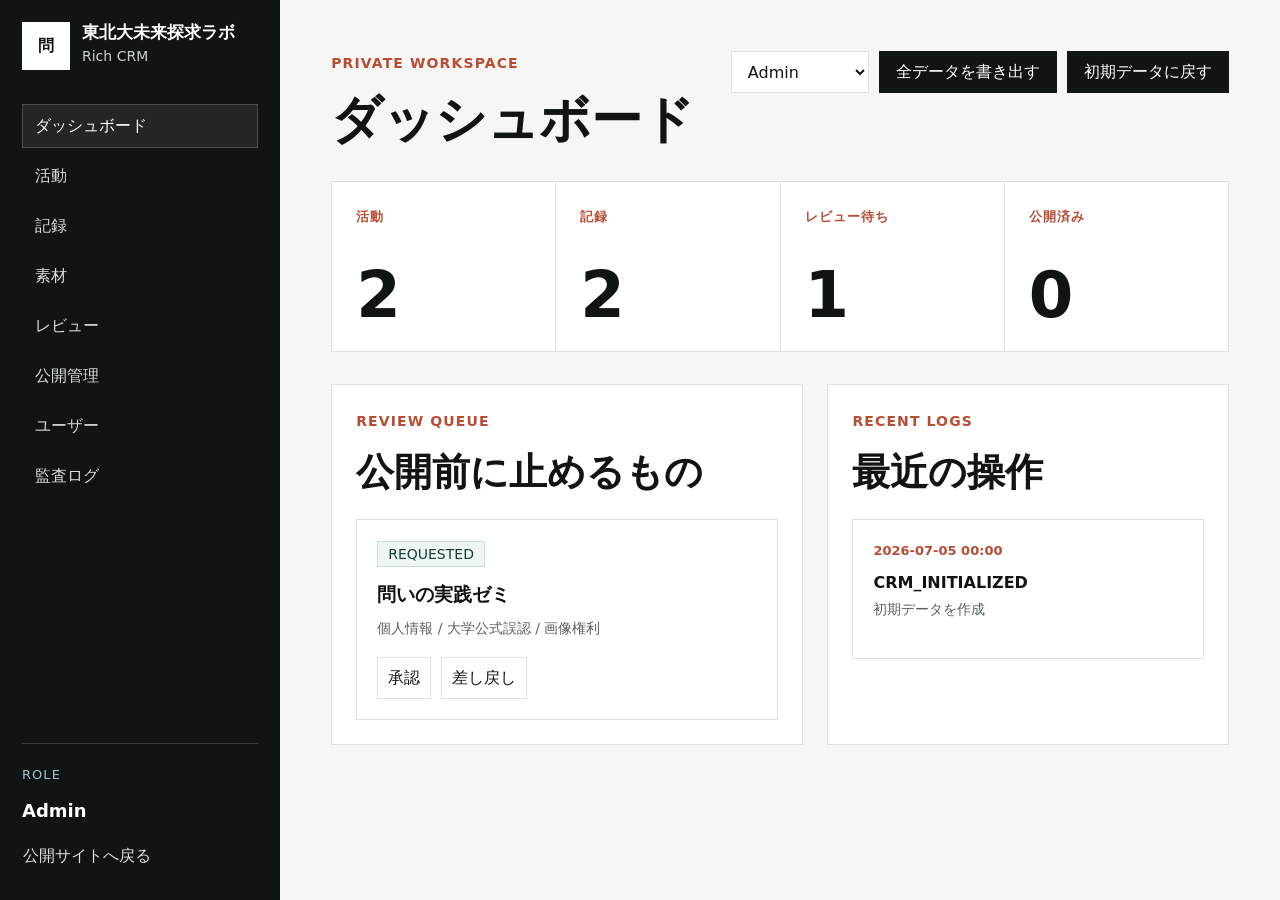
<file: admin/index.html>
<!doctype html>
<html lang="ja">
  <head>
    <meta charset="utf-8" />
    <meta name="viewport" content="width=device-width, initial-scale=1" />
    <title>CRM | 東北大未来探求ラボ</title>
    <meta name="robots" content="noindex" />
    <link rel="icon" href="data:image/svg+xml,%3Csvg xmlns='http://www.w3.org/2000/svg' viewBox='0 0 64 64'%3E%3Crect width='64' height='64' fill='%23101412'/%3E%3Ctext x='32' y='42' text-anchor='middle' font-size='34' fill='%23fffdf8' font-family='sans-serif'%3E%E5%95%8F%3C/text%3E%3C/svg%3E" />
    <link rel="stylesheet" href="../styles.css" />
  </head>
  <body class="crm-body">
    <div class="crm-app" data-crm-app>
      <aside class="crm-sidebar" aria-label="CRMナビゲーション">
        <a class="brand crm-brand" href="../index.html" aria-label="公開サイトへ">
          <span class="brand-mark" aria-hidden="true">問</span>
          <span>
            <strong>東北大未来探求ラボ</strong>
            <small>Rich CRM</small>
          </span>
        </a>
        <nav class="crm-nav" aria-label="管理画面">
          <button class="is-active" type="button" data-view="dashboard">ダッシュボード</button>
          <button type="button" data-view="activities">活動</button>
          <button type="button" data-view="records">記録</button>
          <button type="button" data-view="media">素材</button>
          <button type="button" data-view="reviews">レビュー</button>
          <button type="button" data-view="publishing">公開管理</button>
          <button type="button" data-view="users">ユーザー</button>
          <button type="button" data-view="logs">監査ログ</button>
        </nav>
        <div class="crm-sidebar-foot">
          <span>Role</span>
          <strong data-current-role>Admin</strong>
          <a href="../index.html">公開サイトへ戻る</a>
        </div>
      </aside>

      <main class="crm-main">
        <header class="crm-topbar">
          <div>
            <p class="eyebrow">Private workspace</p>
            <h1 data-view-title>ダッシュボード</h1>
          </div>
          <div class="crm-topbar-actions">
            <select data-role-switch aria-label="操作ロール">
              <option>Admin</option>
              <option>Reviewer</option>
              <option>Editor</option>
              <option>Contributor</option>
              <option>Viewer</option>
            </select>
            <button type="button" data-export-all>全データを書き出す</button>
            <button type="button" data-reset-demo>初期データに戻す</button>
          </div>
        </header>

        <section class="crm-alert" data-crm-alert hidden></section>

        <section class="crm-view is-active" data-panel="dashboard">
          <div class="crm-metrics" data-dashboard-metrics></div>
          <div class="crm-split">
            <section class="crm-card">
              <div class="crm-section-head">
                <div>
                  <p class="eyebrow">Review queue</p>
                  <h2>公開前に止めるもの</h2>
                </div>
              </div>
              <div data-review-queue></div>
            </section>
            <section class="crm-card">
              <div class="crm-section-head">
                <div>
                  <p class="eyebrow">Recent logs</p>
                  <h2>最近の操作</h2>
                </div>
              </div>
              <div data-recent-logs></div>
            </section>
          </div>
        </section>

        <section class="crm-view" data-panel="activities">
          <div class="crm-section-head">
            <div>
              <p class="eyebrow">Activities</p>
              <h2>活動を管理する</h2>
            </div>
            <button type="button" data-create="activity">活動を作成</button>
          </div>
          <div class="crm-toolbar">
            <input data-search="activities" placeholder="活動を検索" />
            <select data-status-filter="activities">
              <option value="ALL">すべての状態</option>
              <option value="DRAFT">下書き</option>
              <option value="REVIEW_REQUESTED">レビュー中</option>
              <option value="APPROVED">承認済み</option>
              <option value="PUBLISHED">公開済み</option>
            </select>
          </div>
          <div class="crm-table-wrap" data-table="activities"></div>
        </section>

        <section class="crm-view" data-panel="records">
          <div class="crm-section-head">
            <div>
              <p class="eyebrow">Records</p>
              <h2>記録を管理する</h2>
            </div>
            <button type="button" data-create="record">記録を作成</button>
          </div>
          <div class="crm-toolbar">
            <input data-search="records" placeholder="記録を検索" />
            <select data-status-filter="records">
              <option value="ALL">すべての状態</option>
              <option value="DRAFT">下書き</option>
              <option value="REVIEW_REQUESTED">レビュー中</option>
              <option value="APPROVED">承認済み</option>
              <option value="PUBLISHED">公開済み</option>
            </select>
          </div>
          <div class="crm-table-wrap" data-table="records"></div>
        </section>

        <section class="crm-view" data-panel="media">
          <div class="crm-section-head">
            <div>
              <p class="eyebrow">Media</p>
              <h2>素材を管理する</h2>
            </div>
            <button type="button" data-create="media">素材を登録</button>
          </div>
          <div class="crm-media-grid" data-media-grid></div>
        </section>

        <section class="crm-view" data-panel="reviews">
          <div class="crm-section-head">
            <div>
              <p class="eyebrow">Reviews</p>
              <h2>レビューと承認</h2>
            </div>
          </div>
          <div class="crm-kanban" data-review-board></div>
        </section>

        <section class="crm-view" data-panel="publishing">
          <div class="crm-section-head">
            <div>
              <p class="eyebrow">Publishing</p>
              <h2>公開管理</h2>
            </div>
          </div>
          <div class="crm-publish-grid" data-publish-grid></div>
          <textarea class="admin-json" data-public-json rows="14" readonly aria-label="公開JSON"></textarea>
        </section>

        <section class="crm-view" data-panel="users">
          <div class="crm-section-head">
            <div>
              <p class="eyebrow">Users</p>
              <h2>権限とメンバー</h2>
            </div>
            <button type="button" data-create="user">ユーザーを招待</button>
          </div>
          <div class="crm-table-wrap" data-table="users"></div>
        </section>

        <section class="crm-view" data-panel="logs">
          <div class="crm-section-head">
            <div>
              <p class="eyebrow">Audit logs</p>
              <h2>監査ログ</h2>
            </div>
          </div>
          <div class="crm-table-wrap" data-table="logs"></div>
        </section>
      </main>
    </div>

    <dialog class="crm-dialog" data-editor-dialog>
      <form method="dialog" class="crm-editor" data-editor-form>
        <div class="crm-section-head">
          <div>
            <p class="eyebrow" data-editor-kicker>Editor</p>
            <h2 data-editor-title>作成</h2>
          </div>
          <button type="button" data-close-dialog aria-label="閉じる">×</button>
        </div>
        <div class="crm-form-grid" data-editor-fields></div>
        <div class="crm-dialog-actions">
          <button type="button" data-save-editor>保存</button>
        </div>
      </form>
    </dialog>

    <dialog class="crm-dialog" data-export-dialog>
      <form method="dialog" class="crm-editor">
        <div class="crm-section-head">
          <div>
            <p class="eyebrow">Export</p>
            <h2>書き出しデータ</h2>
          </div>
          <button type="button" data-close-export aria-label="閉じる">×</button>
        </div>
        <textarea class="admin-json" data-export-json rows="18" readonly></textarea>
      </form>
    </dialog>

    <script src="./crm.js"></script>
  </body>
</html>
</file>
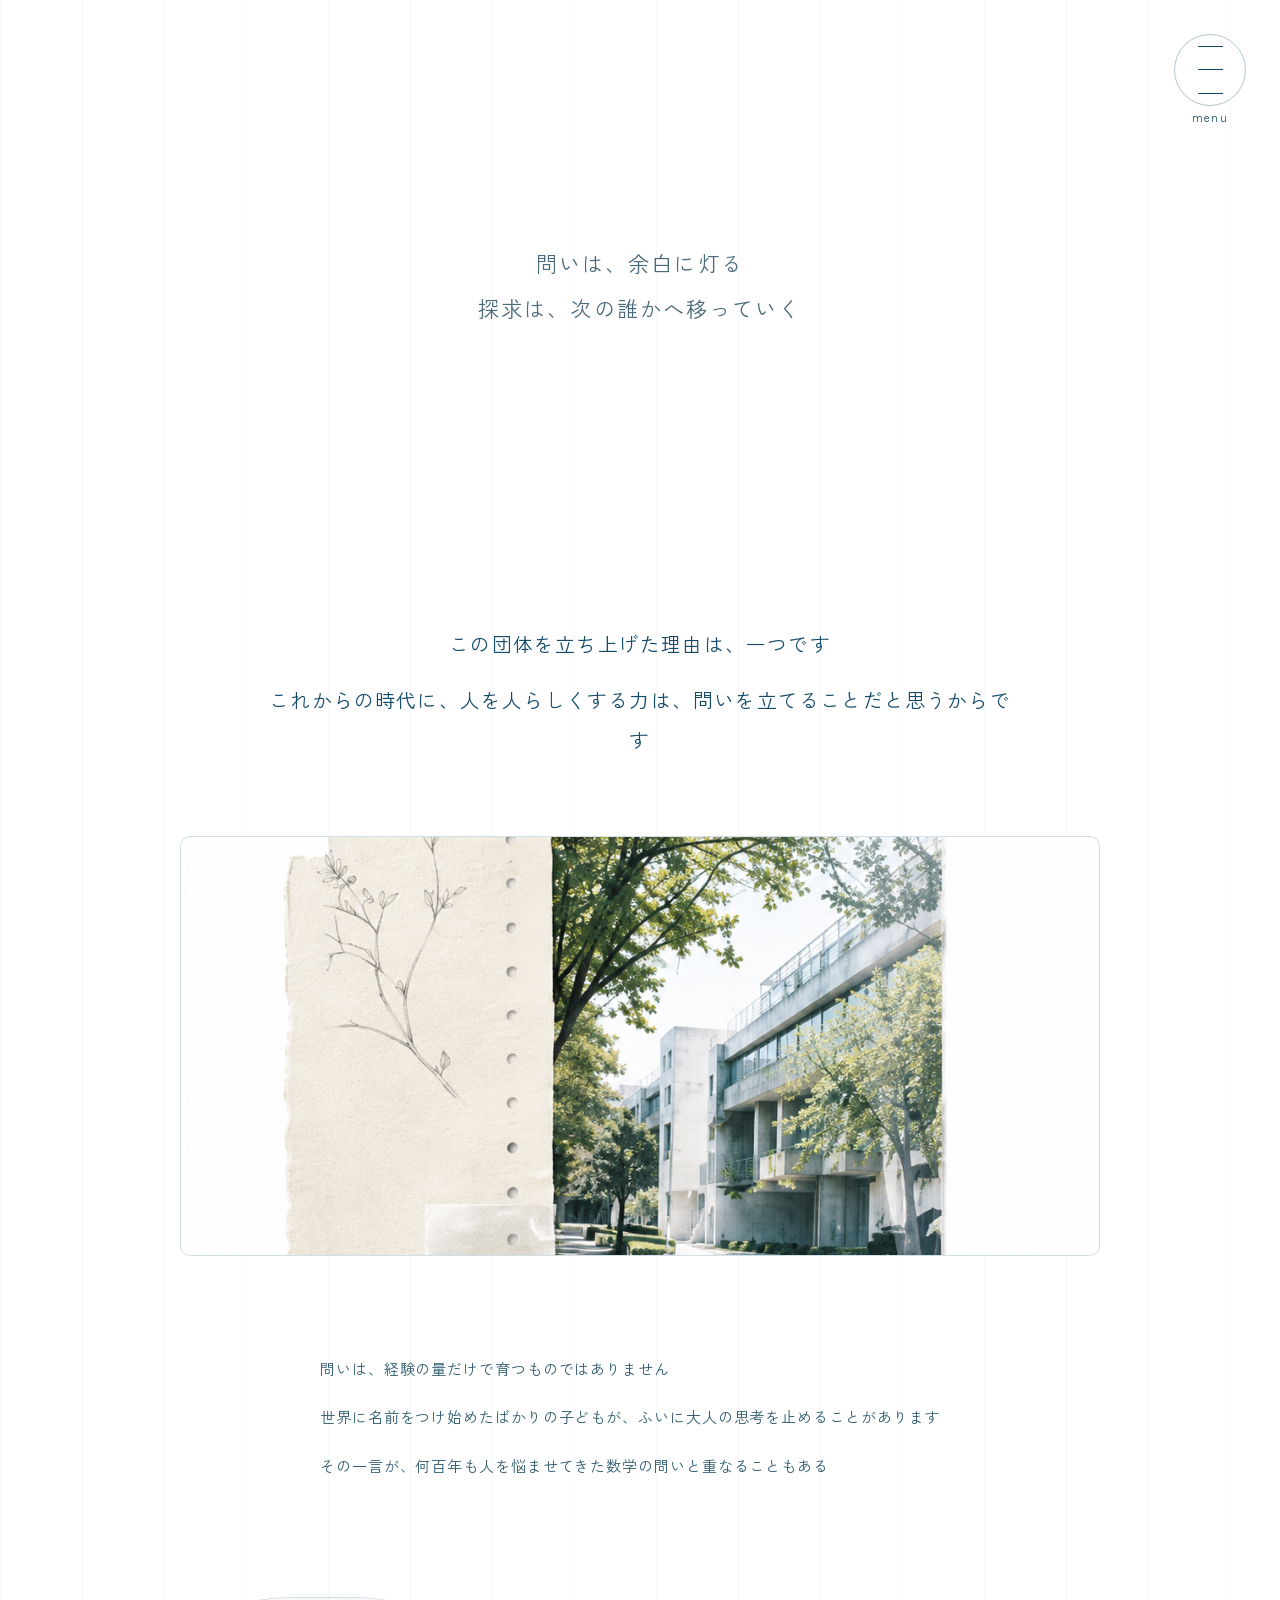
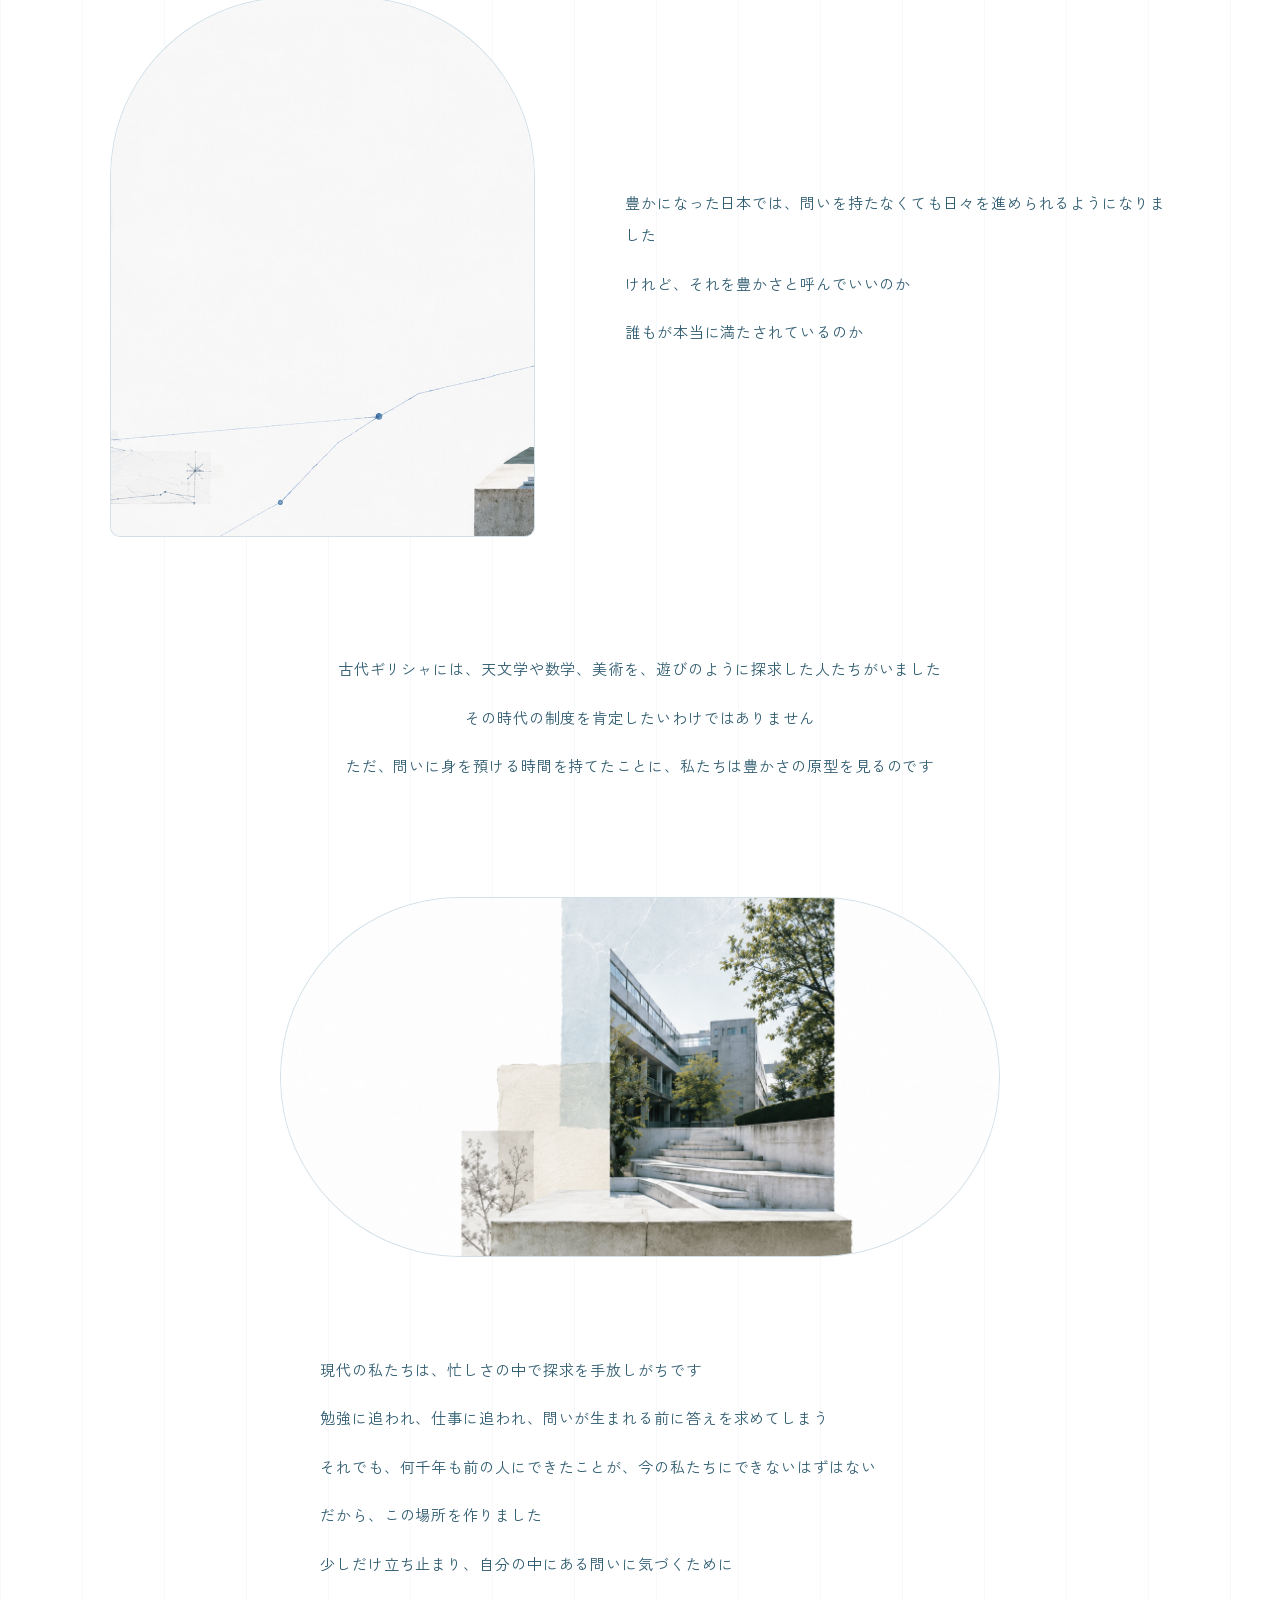
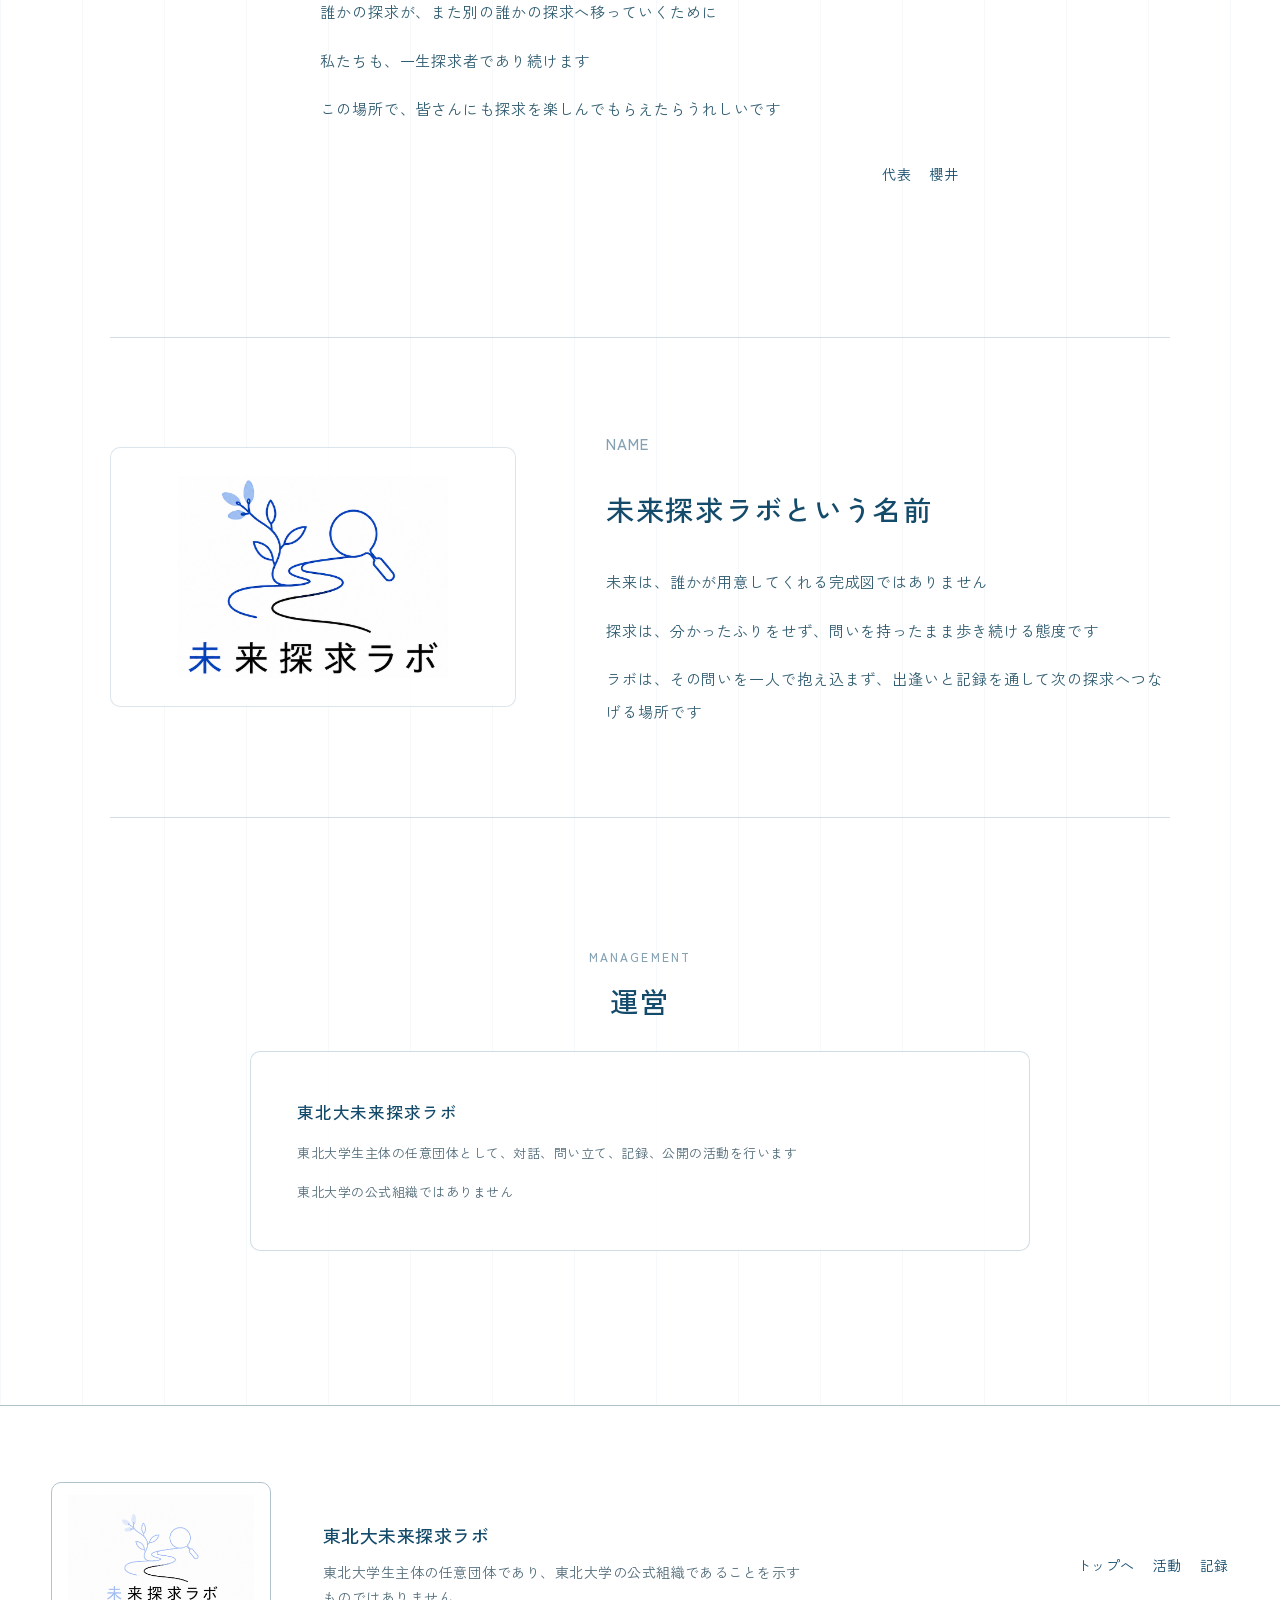
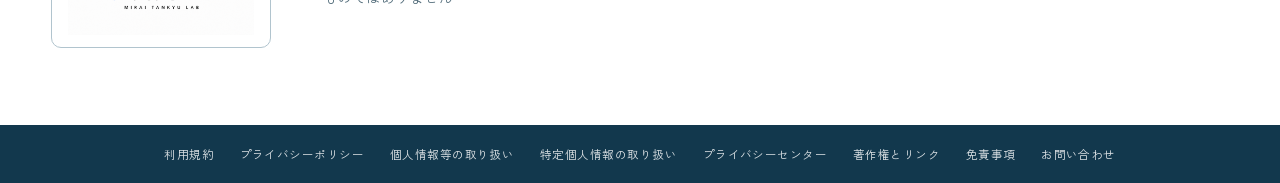
<file: about.html>
﻿<!doctype html>
<html lang="ja">
  <head>
    <meta charset="utf-8" />
    <meta name="viewport" content="width=device-width, initial-scale=1" />
    <title>団体について | 東北大未来探求ラボ</title>
    <meta name="description" content="東北大未来探求ラボを立ち上げた理由、問いを立てる力、探求する場所への想いを紹介します" />
    <link rel="icon" type="image/png" href="./assets/mirai-tankyu-lab-logo.png" />
    <link rel="stylesheet" href="./styles.css" />
  </head>
  <body class="knot-site knot-page" data-page="about">
    <div id="loading" aria-hidden="true"></div>
    <a href="#main" class="skip-link">本文へ移動</a>

    <button class="knot-menu" type="button" data-knot-menu aria-controls="globalNavi" aria-expanded="false">
      <span></span>
      <span></span>
      <span></span>
      <i>menu</i>
    </button>

    <nav id="globalNavi" class="knot-nav" aria-label="主要ナビゲーション">
      <div class="knot-nav-inner">
        <a href="./index.html">ＴＯＰ</a>
        <a href="./about.html" aria-current="page">団体について</a>
        <a href="./activities.html">活動</a>
        <a href="./records.html">記録</a>
      </div>
      <p>東北大学生主体の任意団体</p>
    </nav>

    <main id="main" class="about-story-page">
      <section class="about-story-hero" aria-labelledby="aboutTitle">
        <h1 id="aboutTitle" class="story-visually-hidden">団体について</h1>
        <p class="story-lead" data-target data-slideup>
          問いは、余白に灯る<br />
          探求は、次の誰かへ移っていく
        </p>
      </section>

      <section class="about-story-body" aria-label="私たちの想い">
        <div class="story-copy story-copy-large" data-target data-slideup>
          <p>この団体を立ち上げた理由は、一つです</p>
          <p>これからの時代に、<br class="story-mobile-break" />人を人らしくする力は、<br class="story-mobile-break" />問いを立てることだと思うからです</p>
        </div>

        <figure class="story-image story-image-wide" data-target data-blur>
          <img src="./assets/about-port/record-table.png" alt="東北大学のキャンパスと記録のイメージ" />
        </figure>

        <div class="story-copy" data-target data-slideup>
          <p>問いは、経験の量だけで育つものではありません</p>
          <p>世界に名前をつけ始めたばかりの子どもが、ふいに大人の思考を止めることがあります</p>
          <p>その一言が、何百年も人を悩ませてきた数学の問いと重なることもある</p>
        </div>

        <div class="story-split">
          <figure class="story-image story-image-arch" data-target data-blur>
            <img src="./assets/about-port/inquiry-field.png" alt="問いを記録する机上の風景" />
          </figure>
          <div class="story-copy" data-target data-slideup>
            <p>豊かになった日本では、問いを持たなくても日々を進められるようになりました</p>
            <p>けれど、それを豊かさと呼んでいいのか</p>
            <p>誰もが本当に満たされているのか</p>
          </div>
        </div>

        <div class="story-copy story-copy-center" data-target data-slideup>
          <p>古代ギリシャには、天文学や数学、美術を、遊びのように探求した人たちがいました</p>
          <p>その時代の制度を肯定したいわけではありません</p>
          <p>ただ、問いに身を預ける時間を持てたことに、私たちは豊かさの原型を見るのです</p>
        </div>

        <figure class="story-image story-image-soft" data-target data-blur>
          <img src="./assets/about-port/blue-map.png" alt="淡い青の探索地図" />
        </figure>

        <div class="story-copy" data-target data-slideup>
          <p>現代の私たちは、忙しさの中で探求を手放しがちです</p>
          <p>勉強に追われ、仕事に追われ、問いが生まれる前に答えを求めてしまう</p>
          <p>それでも、何千年も前の人にできたことが、今の私たちにできないはずはない</p>
          <p>だから、この場所を作りました</p>
          <p>少しだけ立ち止まり、自分の中にある問いに気づくために</p>
          <p>誰かの探求が、また別の誰かの探求へ移っていくために</p>
          <p>私たちも、一生探求者であり続けます</p>
          <p>この場所で、皆さんにも探求を楽しんでもらえたらうれしいです</p>
          <p class="story-signature">代表　櫻井</p>
        </div>

        <section class="story-name" aria-labelledby="nameTitle">
          <div class="story-name-mark" data-target data-blur>
            <img src="./assets/header-logo.png" alt="未来探求ラボ" />
          </div>
          <div class="story-copy" data-target data-slideup>
            <p class="story-kicker">name</p>
            <h2 id="nameTitle">未来探求ラボという名前</h2>
            <p>未来は、誰かが用意してくれる完成図ではありません</p>
            <p>探求は、分かったふりをせず、問いを持ったまま歩き続ける態度です</p>
            <p>ラボは、その問いを一人で抱え込まず、出逢いと記録を通して次の探求へつなげる場所です</p>
          </div>
        </section>

        <section class="story-management" aria-labelledby="managementTitle">
          <p class="story-kicker" data-target data-slideup>management</p>
          <h2 id="managementTitle" data-target data-slideup>運営</h2>
          <div class="story-management-card" data-target data-slideup>
            <strong>東北大未来探求ラボ</strong>
            <p>東北大学生主体の任意団体として、対話、問い立て、記録、公開の活動を行います</p>
            <p>東北大学の公式組織ではありません</p>
          </div>
        </section>
      </section>
    </main>

    <footer class="knot-footer">
      <div class="knot-footer-mark"><img src="./assets/mirai-tankyu-lab-logo.png" alt="未来探求ラボ" /></div>
      <div>
        <strong>東北大未来探求ラボ</strong>
        <p>東北大学生主体の任意団体であり、東北大学の公式組織であることを示すものではありません</p>
      </div>
      <nav aria-label="Footer navigation">
        <a href="./index.html">&#x30c8;&#x30c3;&#x30d7;&#x3078;</a>
        <a href="./activities.html">&#x6d3b;&#x52d5;</a>
        <a href="./records.html">&#x8a18;&#x9332;</a>
      </nav>
    </footer>
    <nav class="knot-legal-footer" aria-label="Policy navigation">
      <a href="./terms.html">&#x5229;&#x7528;&#x898f;&#x7d04;</a>
      <a href="./privacy.html">&#x30d7;&#x30e9;&#x30a4;&#x30d0;&#x30b7;&#x30fc;&#x30dd;&#x30ea;&#x30b7;&#x30fc;</a>
      <a href="./personal-information.html">&#x500b;&#x4eba;&#x60c5;&#x5831;&#x7b49;&#x306e;&#x53d6;&#x308a;&#x6271;&#x3044;</a>
      <a href="./specific-personal-information.html">&#x7279;&#x5b9a;&#x500b;&#x4eba;&#x60c5;&#x5831;&#x306e;&#x53d6;&#x308a;&#x6271;&#x3044;</a>
      <a href="./privacy-center.html">&#x30d7;&#x30e9;&#x30a4;&#x30d0;&#x30b7;&#x30fc;&#x30bb;&#x30f3;&#x30bf;&#x30fc;</a>
      <a href="./copyright-link.html">&#x8457;&#x4f5c;&#x6a29;&#x3068;&#x30ea;&#x30f3;&#x30af;</a>
      <a href="./disclaimer.html">&#x514d;&#x8cac;&#x4e8b;&#x9805;</a>
      <a href="./contact.html">&#x304a;&#x554f;&#x3044;&#x5408;&#x308f;&#x305b;</a>
    </nav>




    <script src="./script.js"></script>
  </body>
</html>
</file>
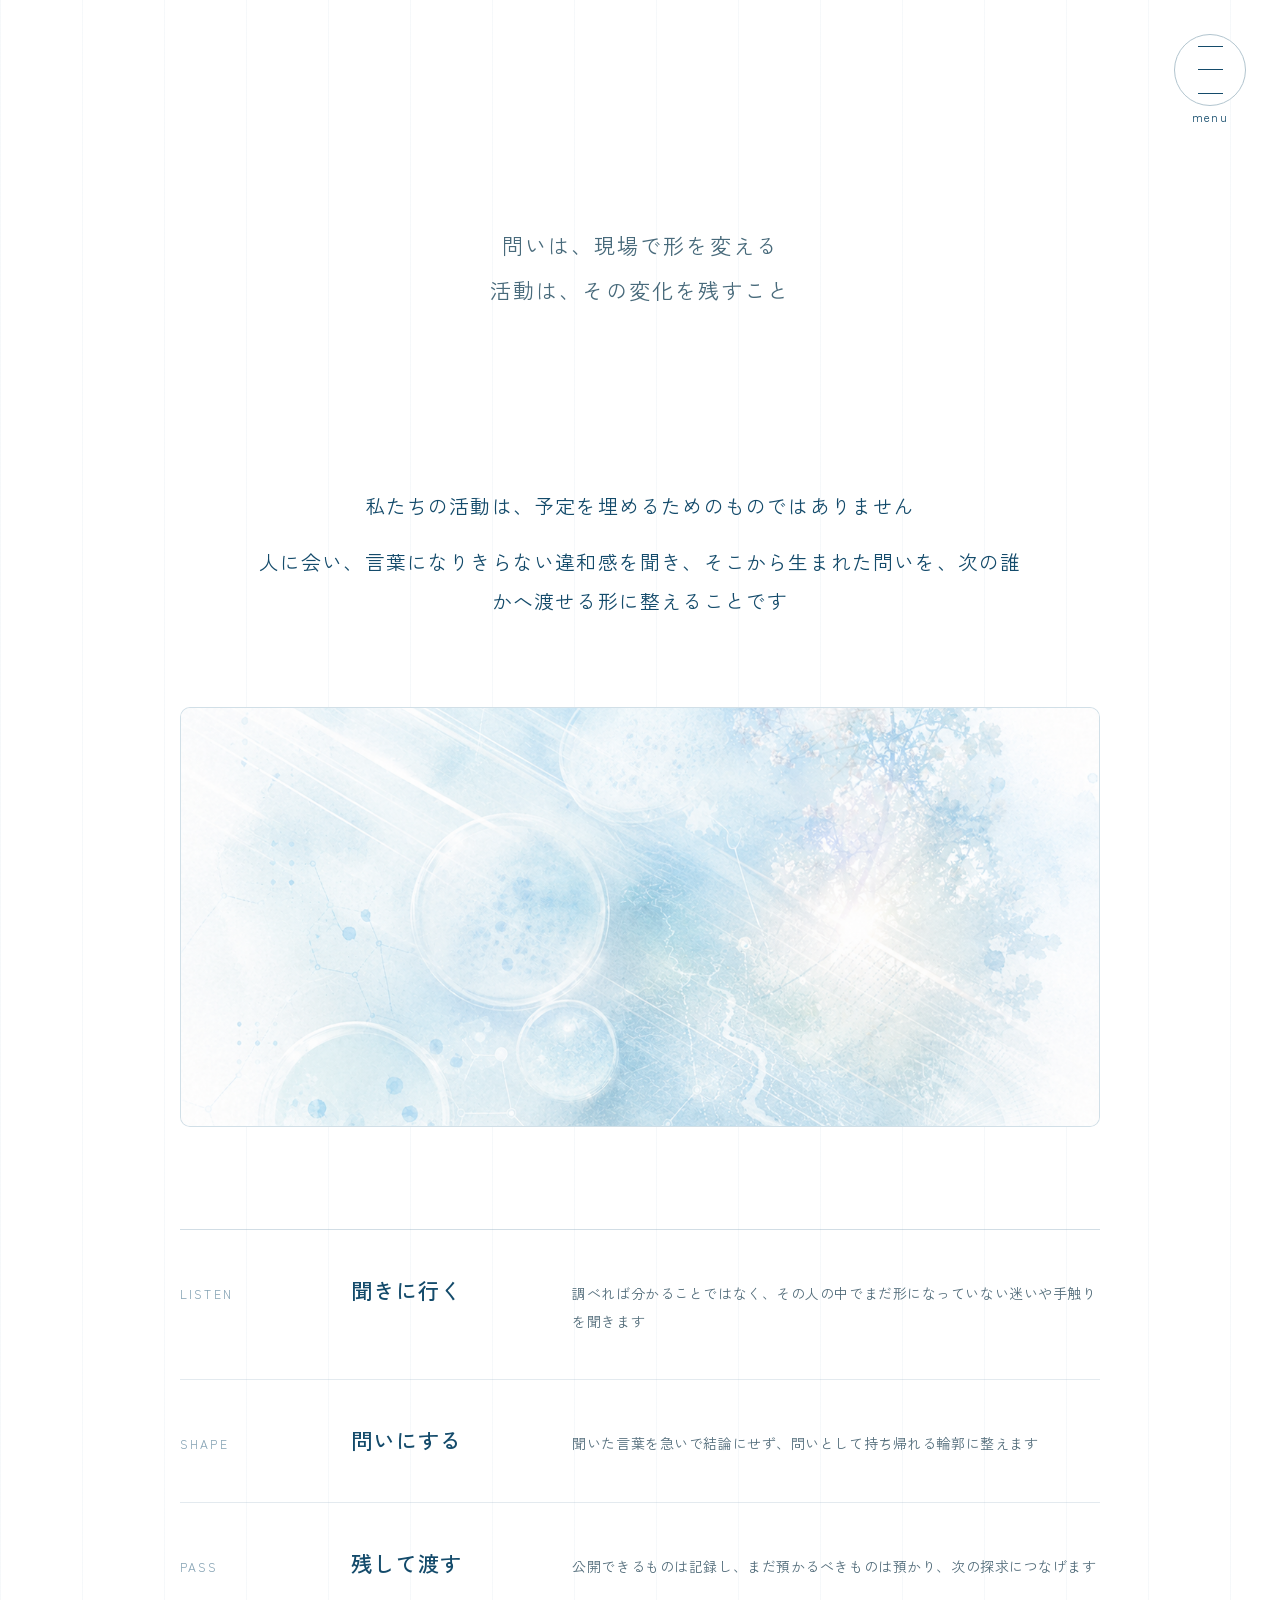
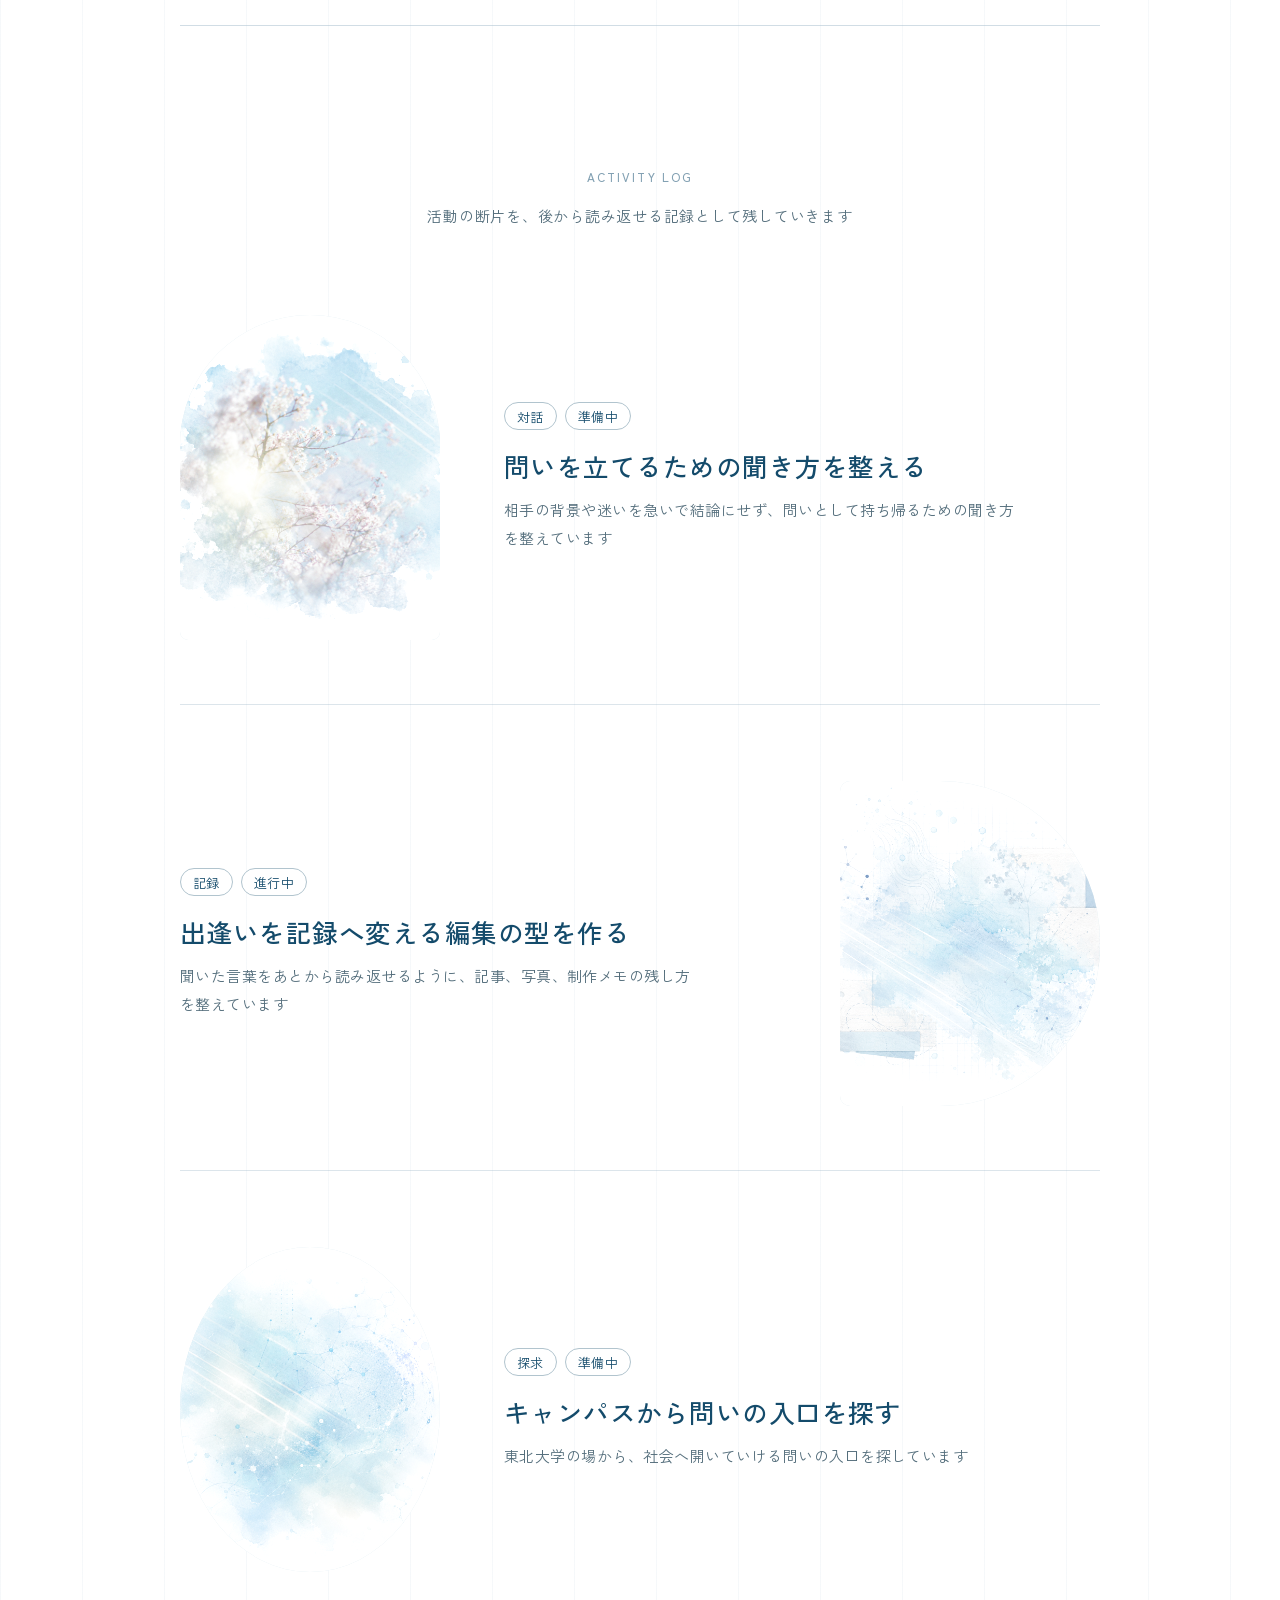
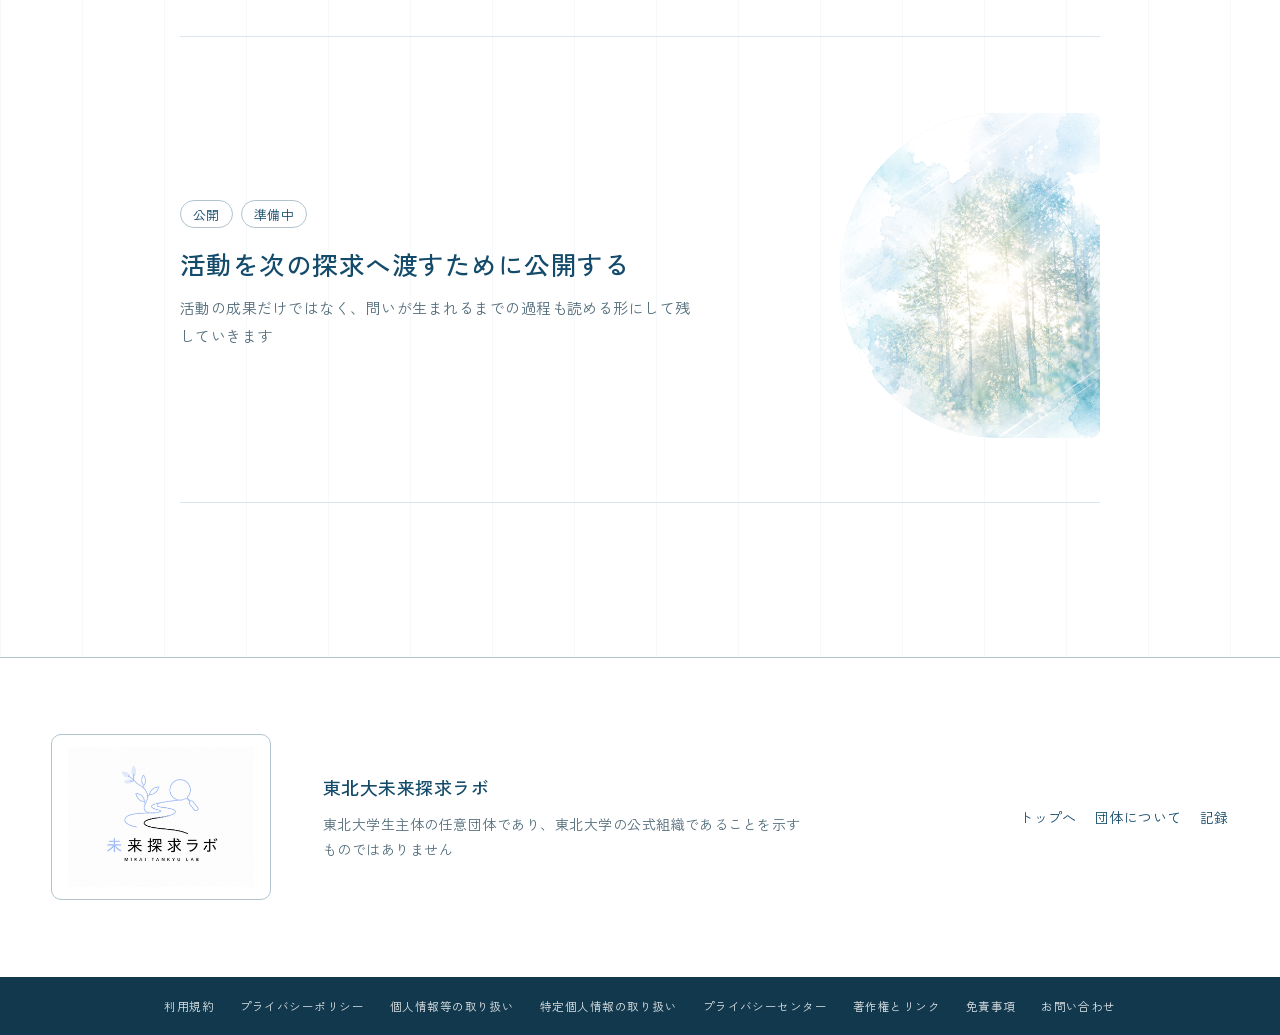
<file: activities.html>
﻿<!doctype html>
<html lang="ja">
  <head>
    <meta charset="utf-8" />
    <meta name="viewport" content="width=device-width, initial-scale=1" />
    <title>活動 | 東北大未来探求ラボ</title>
    <meta name="description" content="東北大未来探求ラボが人に会い、問いを立て、記録として次の探求へ渡していく活動を紹介します" />
    <link rel="icon" type="image/png" href="./assets/mirai-tankyu-lab-logo.png" />
    <link rel="stylesheet" href="./styles.css" />
  </head>
  <body class="knot-site knot-page" data-page="activities">
    <div id="loading" aria-hidden="true"></div>
    <a href="#main" class="skip-link">本文へ移動</a>

    <button class="knot-menu" type="button" data-knot-menu aria-controls="globalNavi" aria-expanded="false">
      <span></span>
      <span></span>
      <span></span>
      <i>menu</i>
    </button>

    <nav id="globalNavi" class="knot-nav" aria-label="主要ナビゲーション">
      <div class="knot-nav-inner">
        <a href="./index.html">ＴＯＰ</a>
        <a href="./about.html">団体について</a>
        <a href="./activities.html" aria-current="page">活動</a>
        <a href="./records.html">記録</a>
      </div>
      <p>東北大学生主体の任意団体</p>
    </nav>

    <main id="main" class="activities-story-page">
      <section class="activities-hero" aria-labelledby="activitiesTitle">
        <h1 id="activitiesTitle" class="story-visually-hidden">活動</h1>
        <p class="activities-hero-copy" data-target data-slideup>
          問いは、現場で形を変える<br />
          活動は、その変化を残すこと
        </p>
      </section>

      <section class="activities-intro" aria-label="活動の考え方">
        <div class="activities-lead" data-target data-slideup>
          <p>私たちの活動は、<br class="story-mobile-break" />予定を埋めるためのものではありません</p>
          <p>人に会い、言葉になりきらない違和感を聞き、<br class="story-mobile-break" />そこから生まれた問いを、<br class="story-mobile-break" />次の誰かへ渡せる形に整えることです</p>
        </div>

        <figure class="activities-wide-image" data-target data-blur>
          <img src="./assets/future-lab/activity-hero-atlas.png" alt="探求の記録とつながりを重ねた風景" />
        </figure>

        <div class="activities-flow" aria-label="活動の流れ">
          <section data-target data-slideup>
            <span>Listen</span>
            <h2>聞きに行く</h2>
            <p>調べれば分かることではなく、<br class="story-mobile-break" />その人の中でまだ形になっていない<br class="story-mobile-break" />迷いや手触りを聞きます</p>
          </section>
          <section data-target data-slideup>
            <span>Shape</span>
            <h2>問いにする</h2>
            <p>聞いた言葉を急いで結論にせず、<br class="story-mobile-break" />問いとして持ち帰れる輪郭に整えます</p>
          </section>
          <section data-target data-slideup>
            <span>Pass</span>
            <h2>残して渡す</h2>
            <p>公開できるものは記録し、<br class="story-mobile-break" />まだ預かるべきものは預かり、次の探求につなげます</p>
          </section>
        </div>
      </section>

      <section class="activities-log" aria-label="活動一覧">
        <div class="activities-log-head" data-target data-slideup>
          <p class="story-kicker">activity log</p>
          <p>活動の断片を、後から読み返せる記録として<br class="story-mobile-break" />残していきます</p>
        </div>
        <div class="content-list knot-card-list" data-activities-list>
          <p class="loading">活動を読み込み中</p>
        </div>
      </section>
    </main>

    <footer class="knot-footer">
      <div class="knot-footer-mark"><img src="./assets/mirai-tankyu-lab-logo.png" alt="未来探求ラボ" /></div>
      <div>
        <strong>東北大未来探求ラボ</strong>
        <p>東北大学生主体の任意団体であり、東北大学の公式組織であることを示すものではありません</p>
      </div>
      <nav aria-label="Footer navigation">
        <a href="./index.html">&#x30c8;&#x30c3;&#x30d7;&#x3078;</a>
        <a href="./about.html">&#x56e3;&#x4f53;&#x306b;&#x3064;&#x3044;&#x3066;</a>
        <a href="./records.html">&#x8a18;&#x9332;</a>
      </nav>
    </footer>
    <nav class="knot-legal-footer" aria-label="Policy navigation">
      <a href="./terms.html">&#x5229;&#x7528;&#x898f;&#x7d04;</a>
      <a href="./privacy.html">&#x30d7;&#x30e9;&#x30a4;&#x30d0;&#x30b7;&#x30fc;&#x30dd;&#x30ea;&#x30b7;&#x30fc;</a>
      <a href="./personal-information.html">&#x500b;&#x4eba;&#x60c5;&#x5831;&#x7b49;&#x306e;&#x53d6;&#x308a;&#x6271;&#x3044;</a>
      <a href="./specific-personal-information.html">&#x7279;&#x5b9a;&#x500b;&#x4eba;&#x60c5;&#x5831;&#x306e;&#x53d6;&#x308a;&#x6271;&#x3044;</a>
      <a href="./privacy-center.html">&#x30d7;&#x30e9;&#x30a4;&#x30d0;&#x30b7;&#x30fc;&#x30bb;&#x30f3;&#x30bf;&#x30fc;</a>
      <a href="./copyright-link.html">&#x8457;&#x4f5c;&#x6a29;&#x3068;&#x30ea;&#x30f3;&#x30af;</a>
      <a href="./disclaimer.html">&#x514d;&#x8cac;&#x4e8b;&#x9805;</a>
      <a href="./contact.html">&#x304a;&#x554f;&#x3044;&#x5408;&#x308f;&#x305b;</a>
    </nav>




    <script src="./script.js"></script>
  </body>
</html>
</file>
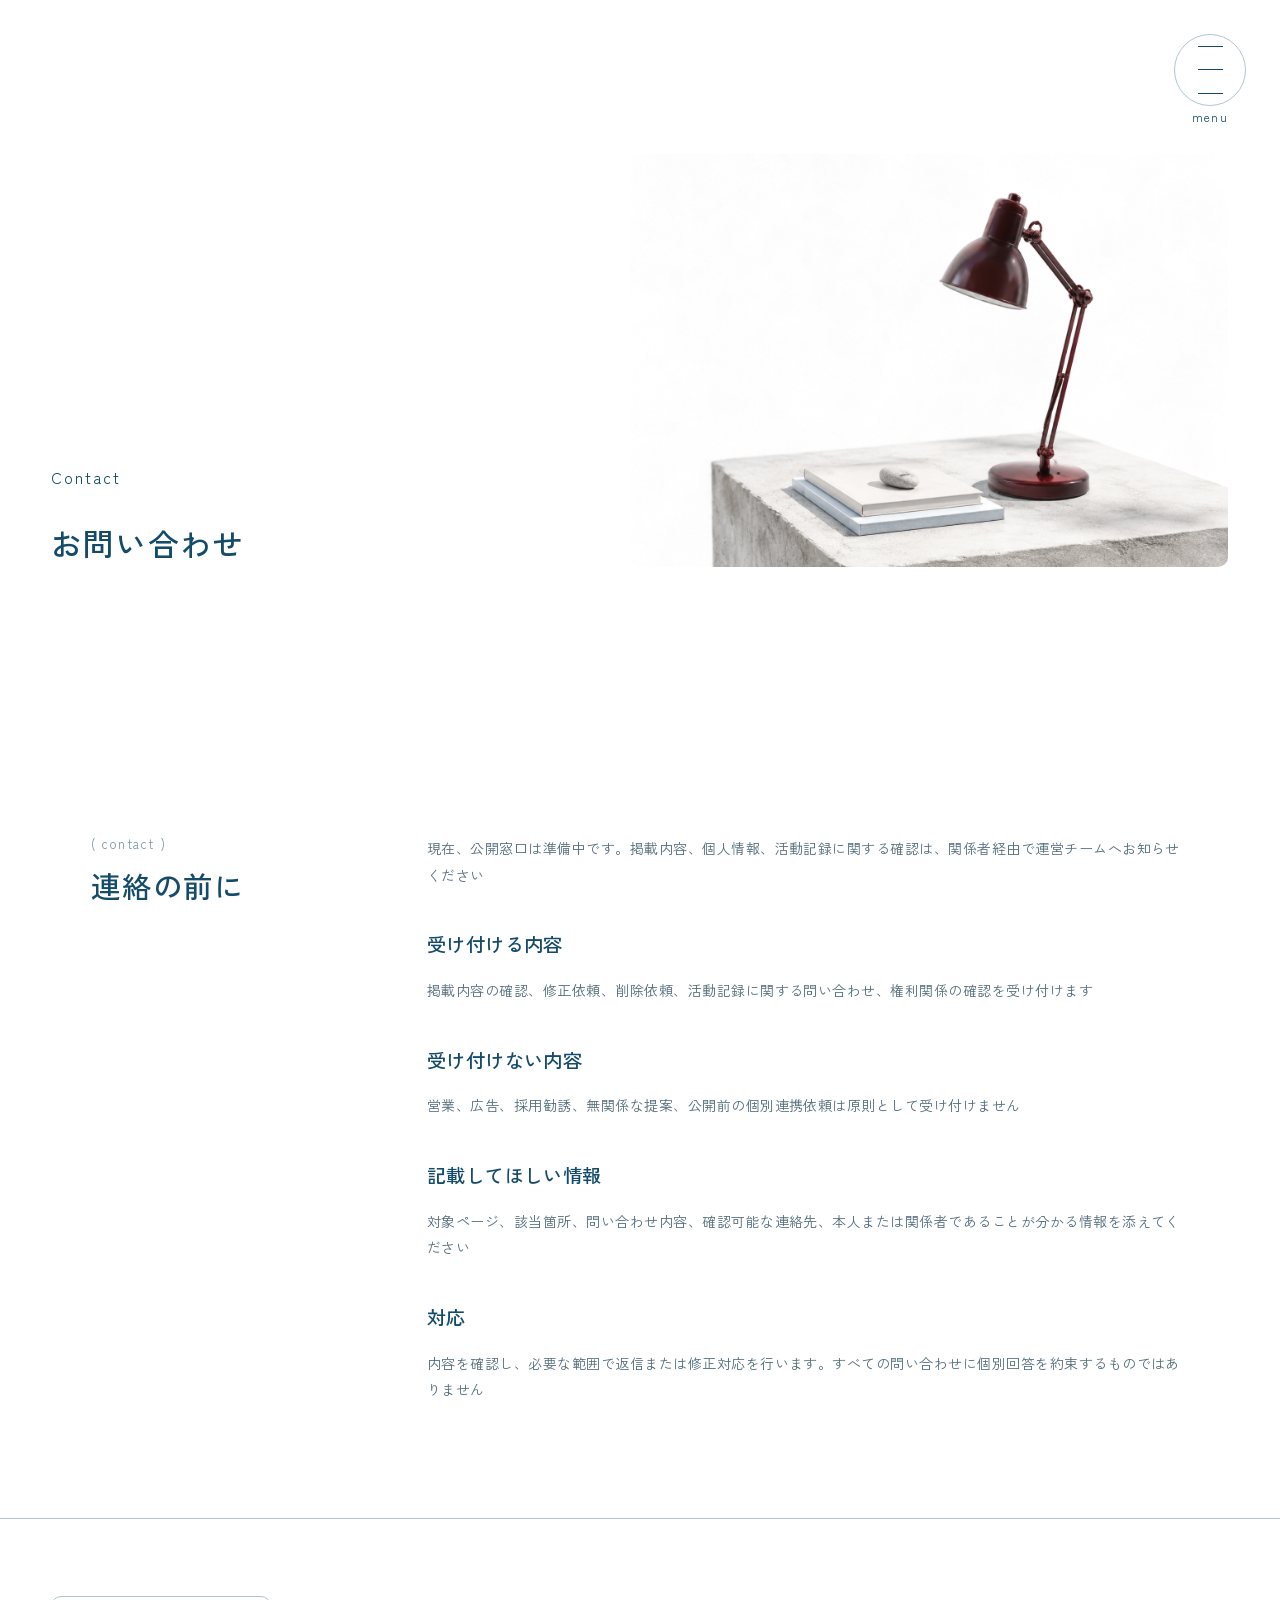
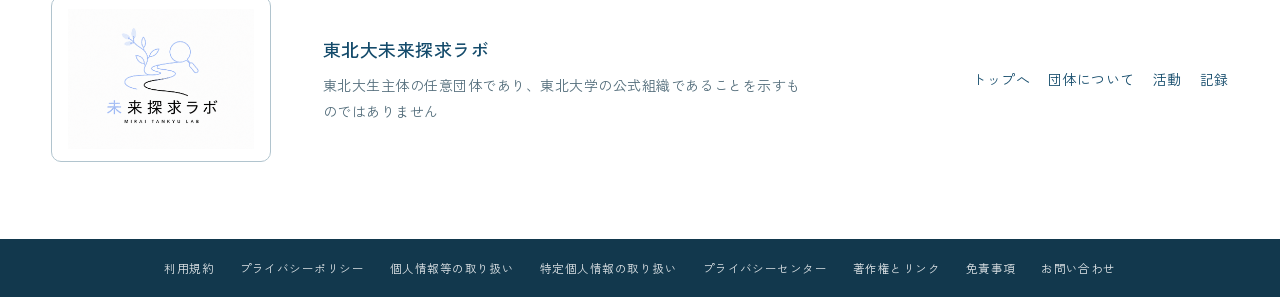
<file: contact.html>
﻿<!doctype html>
<html lang="ja">
  <head>
    <meta charset="utf-8" />
    <meta name="viewport" content="width=device-width, initial-scale=1" />
    <title>お問い合わせ | 東北大未来探求ラボ</title>
    <meta name="description" content="東北大未来探求ラボへのお問い合わせについて" />
    <link rel="icon" type="image/png" href="./assets/mirai-tankyu-lab-logo.png" />
    <link rel="stylesheet" href="./styles.css" />
  </head>
  <body class="knot-site knot-page" data-page="contact">
    <div id="loading" aria-hidden="true"></div>
    <a href="#main" class="skip-link">本文へ移動</a>
    <button class="knot-menu" type="button" data-knot-menu aria-controls="globalNavi" aria-expanded="false"><span></span><span></span><span></span><i>menu</i></button>
    <nav id="globalNavi" class="knot-nav" aria-label="主要ナビゲーション">
      <div class="knot-nav-inner"><a href="./index.html">トップ</a><a href="./about.html">団体について</a><a href="./activities.html">活動</a><a href="./records.html">記録</a></div>
      <p>東北大生主体の任意団体</p>
    </nav>
    <main id="main">
      <section class="knot-sub-hero legal-hero">
        <div><p class="knot-label">Contact</p><h1 data-target data-slideup>お問い合わせ</h1></div>
        <div class="knot-sub-image" data-target data-blur><img src="./assets/hero-inquiry/red-lamp.png" alt="" /></div>
      </section>
      <section class="knot-section">
        <div class="knot-row">
          <aside class="knot-sticky"><h2 class="knot-page-title" data-target data-slideup><span>( contact )</span><strong>連絡の前に</strong></h2></aside>
          <div class="knot-row-main legal-document" data-target data-slideup>
            <p>現在、公開窓口は準備中です。掲載内容、個人情報、活動記録に関する確認は、関係者経由で運営チームへお知らせください</p>
            <h2>受け付ける内容</h2>
            <p>掲載内容の確認、修正依頼、削除依頼、活動記録に関する問い合わせ、権利関係の確認を受け付けます</p>
            <h2>受け付けない内容</h2>
            <p>営業、広告、採用勧誘、無関係な提案、公開前の個別連携依頼は原則として受け付けません</p>
            <h2>記載してほしい情報</h2>
            <p>対象ページ、該当箇所、問い合わせ内容、確認可能な連絡先、本人または関係者であることが分かる情報を添えてください</p>
            <h2>対応</h2>
            <p>内容を確認し、必要な範囲で返信または修正対応を行います。すべての問い合わせに個別回答を約束するものではありません</p>
          </div>
        </div>
      </section>
    </main>
    <footer class="knot-footer">
      <div class="knot-footer-mark"><img src="./assets/mirai-tankyu-lab-logo.png" alt="未来探求ラボ" /></div>
      <div><strong>東北大未来探求ラボ</strong><p>東北大生主体の任意団体であり、東北大学の公式組織であることを示すものではありません</p></div>
      <nav aria-label="Footer navigation">
        <a href="./index.html">&#x30c8;&#x30c3;&#x30d7;&#x3078;</a>
        <a href="./about.html">&#x56e3;&#x4f53;&#x306b;&#x3064;&#x3044;&#x3066;</a>
        <a href="./activities.html">&#x6d3b;&#x52d5;</a>
        <a href="./records.html">&#x8a18;&#x9332;</a>
      </nav>
    </footer>
    <nav class="knot-legal-footer" aria-label="Policy navigation">
      <a href="./terms.html">&#x5229;&#x7528;&#x898f;&#x7d04;</a>
      <a href="./privacy.html">&#x30d7;&#x30e9;&#x30a4;&#x30d0;&#x30b7;&#x30fc;&#x30dd;&#x30ea;&#x30b7;&#x30fc;</a>
      <a href="./personal-information.html">&#x500b;&#x4eba;&#x60c5;&#x5831;&#x7b49;&#x306e;&#x53d6;&#x308a;&#x6271;&#x3044;</a>
      <a href="./specific-personal-information.html">&#x7279;&#x5b9a;&#x500b;&#x4eba;&#x60c5;&#x5831;&#x306e;&#x53d6;&#x308a;&#x6271;&#x3044;</a>
      <a href="./privacy-center.html">&#x30d7;&#x30e9;&#x30a4;&#x30d0;&#x30b7;&#x30fc;&#x30bb;&#x30f3;&#x30bf;&#x30fc;</a>
      <a href="./copyright-link.html">&#x8457;&#x4f5c;&#x6a29;&#x3068;&#x30ea;&#x30f3;&#x30af;</a>
      <a href="./disclaimer.html">&#x514d;&#x8cac;&#x4e8b;&#x9805;</a>
      <a href="./contact.html">&#x304a;&#x554f;&#x3044;&#x5408;&#x308f;&#x305b;</a>
    </nav>



    <script src="./script.js"></script>
  </body>
</html>
</file>
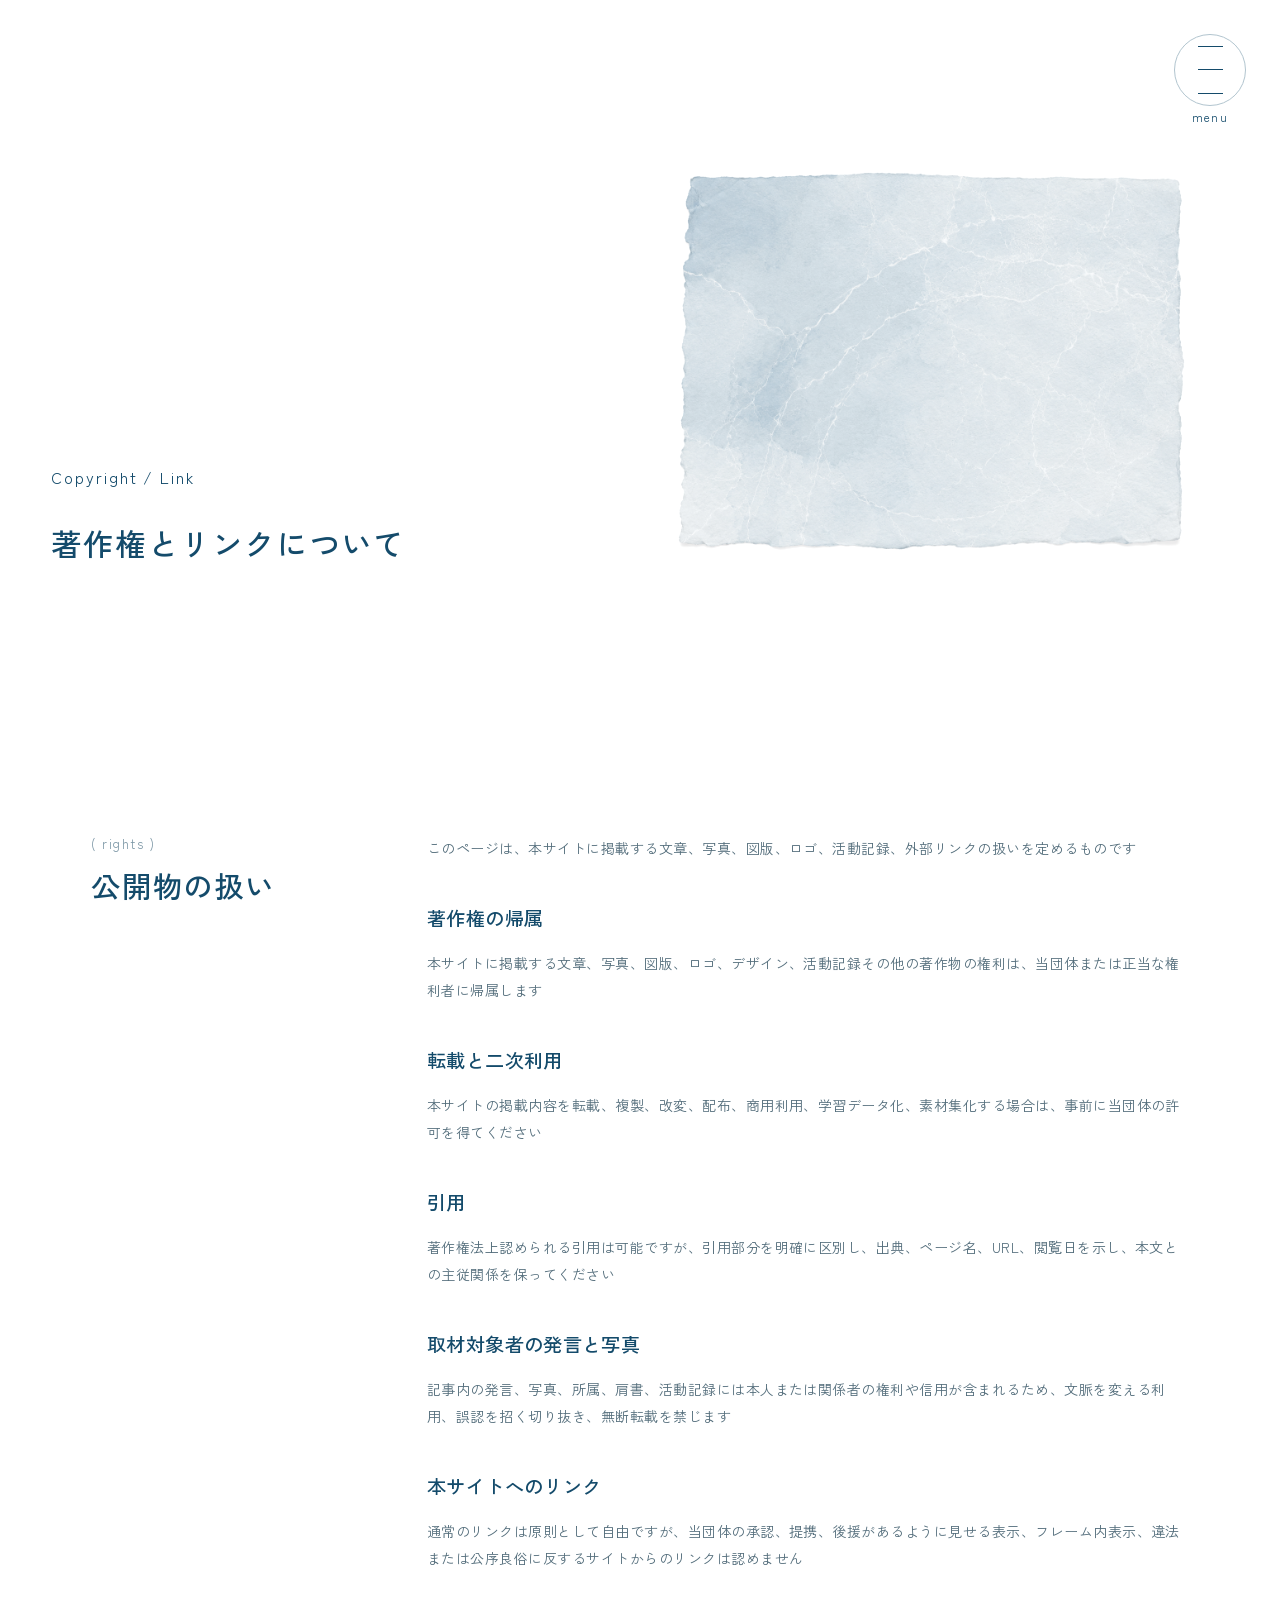
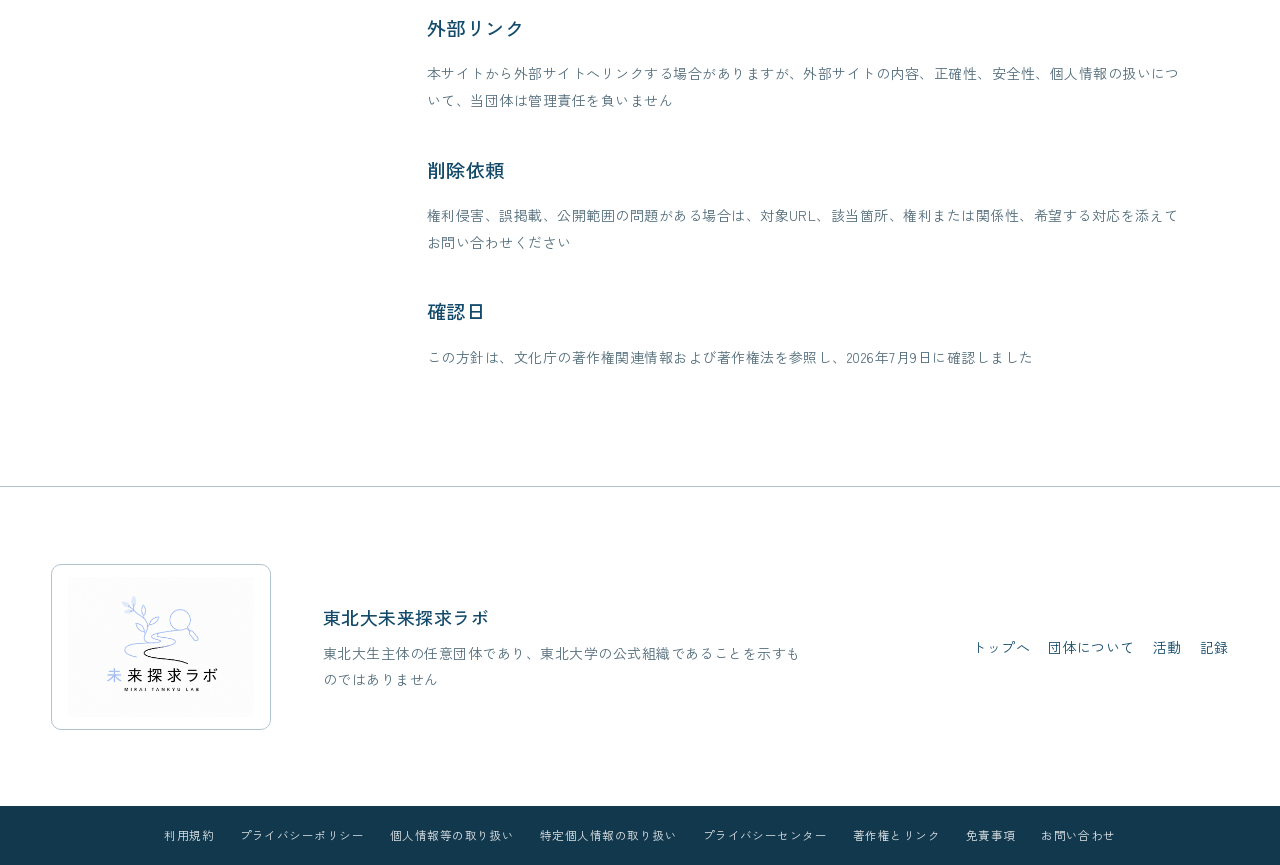
<file: copyright-link.html>
<!doctype html>
<html lang="ja">
  <head>
    <meta charset="utf-8" />
    <meta name="viewport" content="width=device-width, initial-scale=1" />
    <title>著作権とリンクについて | 東北大未来探求ラボ</title>
    <meta name="description" content="東北大未来探求ラボの著作権、引用、転載、リンクに関する方針です" />
    <link rel="icon" type="image/png" href="./assets/mirai-tankyu-lab-logo.png" />
    <link rel="stylesheet" href="./styles.css" />
  </head>
  <body class="knot-site knot-page" data-page="copyright-link">
    <div id="loading" aria-hidden="true"></div>
    <a href="#main" class="skip-link">本文へ移動</a>
    <button class="knot-menu" type="button" data-knot-menu aria-controls="globalNavi" aria-expanded="false"><span></span><span></span><span></span><i>menu</i></button>
    <nav id="globalNavi" class="knot-nav" aria-label="主要ナビゲーション">
      <div class="knot-nav-inner"><a href="./index.html">トップ</a><a href="./about.html">団体について</a><a href="./activities.html">活動</a><a href="./records.html">記録</a></div>
      <p>東北大生主体の任意団体</p>
    </nav>
    <main id="main">
      <section class="knot-sub-hero legal-hero">
        <div><p class="knot-label">Copyright / Link</p><h1 data-target data-slideup>著作権とリンクについて</h1></div>
        <div class="knot-sub-image" data-target data-blur><img src="./assets/hero-inquiry/blue-paper.png" alt="" /></div>
      </section>
      <section class="knot-section">
        <div class="knot-row">
          <aside class="knot-sticky"><h2 class="knot-page-title" data-target data-slideup><span>( rights )</span><strong>公開物の扱い</strong></h2></aside>
          <div class="knot-row-main legal-document" data-target data-slideup>
            <p>このページは、本サイトに掲載する文章、写真、図版、ロゴ、活動記録、外部リンクの扱いを定めるものです</p>
            <h2>著作権の帰属</h2>
            <p>本サイトに掲載する文章、写真、図版、ロゴ、デザイン、活動記録その他の著作物の権利は、当団体または正当な権利者に帰属します</p>
            <h2>転載と二次利用</h2>
            <p>本サイトの掲載内容を転載、複製、改変、配布、商用利用、学習データ化、素材集化する場合は、事前に当団体の許可を得てください</p>
            <h2>引用</h2>
            <p>著作権法上認められる引用は可能ですが、引用部分を明確に区別し、出典、ページ名、URL、閲覧日を示し、本文との主従関係を保ってください</p>
            <h2>取材対象者の発言と写真</h2>
            <p>記事内の発言、写真、所属、肩書、活動記録には本人または関係者の権利や信用が含まれるため、文脈を変える利用、誤認を招く切り抜き、無断転載を禁じます</p>
            <h2>本サイトへのリンク</h2>
            <p>通常のリンクは原則として自由ですが、当団体の承認、提携、後援があるように見せる表示、フレーム内表示、違法または公序良俗に反するサイトからのリンクは認めません</p>
            <h2>外部リンク</h2>
            <p>本サイトから外部サイトへリンクする場合がありますが、外部サイトの内容、正確性、安全性、個人情報の扱いについて、当団体は管理責任を負いません</p>
            <h2>削除依頼</h2>
            <p>権利侵害、誤掲載、公開範囲の問題がある場合は、対象URL、該当箇所、権利または関係性、希望する対応を添えてお問い合わせください</p>
            <h2>確認日</h2>
            <p>この方針は、文化庁の著作権関連情報および著作権法を参照し、2026年7月9日に確認しました</p>
          </div>
        </div>
      </section>
    </main>
    <footer class="knot-footer">
      <div class="knot-footer-mark"><img src="./assets/mirai-tankyu-lab-logo.png" alt="未来探求ラボ" /></div>
      <div><strong>東北大未来探求ラボ</strong><p>東北大生主体の任意団体であり、東北大学の公式組織であることを示すものではありません</p></div>
      <nav aria-label="Footer navigation"><a href="./index.html">&#x30c8;&#x30c3;&#x30d7;&#x3078;</a><a href="./about.html">&#x56e3;&#x4f53;&#x306b;&#x3064;&#x3044;&#x3066;</a><a href="./activities.html">&#x6d3b;&#x52d5;</a><a href="./records.html">&#x8a18;&#x9332;</a></nav>
    </footer>
    <nav class="knot-legal-footer" aria-label="Policy navigation">
      <a href="./terms.html">&#x5229;&#x7528;&#x898f;&#x7d04;</a>
      <a href="./privacy.html">&#x30d7;&#x30e9;&#x30a4;&#x30d0;&#x30b7;&#x30fc;&#x30dd;&#x30ea;&#x30b7;&#x30fc;</a>
      <a href="./personal-information.html">&#x500b;&#x4eba;&#x60c5;&#x5831;&#x7b49;&#x306e;&#x53d6;&#x308a;&#x6271;&#x3044;</a>
      <a href="./specific-personal-information.html">&#x7279;&#x5b9a;&#x500b;&#x4eba;&#x60c5;&#x5831;&#x306e;&#x53d6;&#x308a;&#x6271;&#x3044;</a>
      <a href="./privacy-center.html">&#x30d7;&#x30e9;&#x30a4;&#x30d0;&#x30b7;&#x30fc;&#x30bb;&#x30f3;&#x30bf;&#x30fc;</a>
      <a href="./copyright-link.html">&#x8457;&#x4f5c;&#x6a29;&#x3068;&#x30ea;&#x30f3;&#x30af;</a>
      <a href="./disclaimer.html">&#x514d;&#x8cac;&#x4e8b;&#x9805;</a>
      <a href="./contact.html">&#x304a;&#x554f;&#x3044;&#x5408;&#x308f;&#x305b;</a>
    </nav>
    <script src="./script.js"></script>
  </body>
</html>
</file>
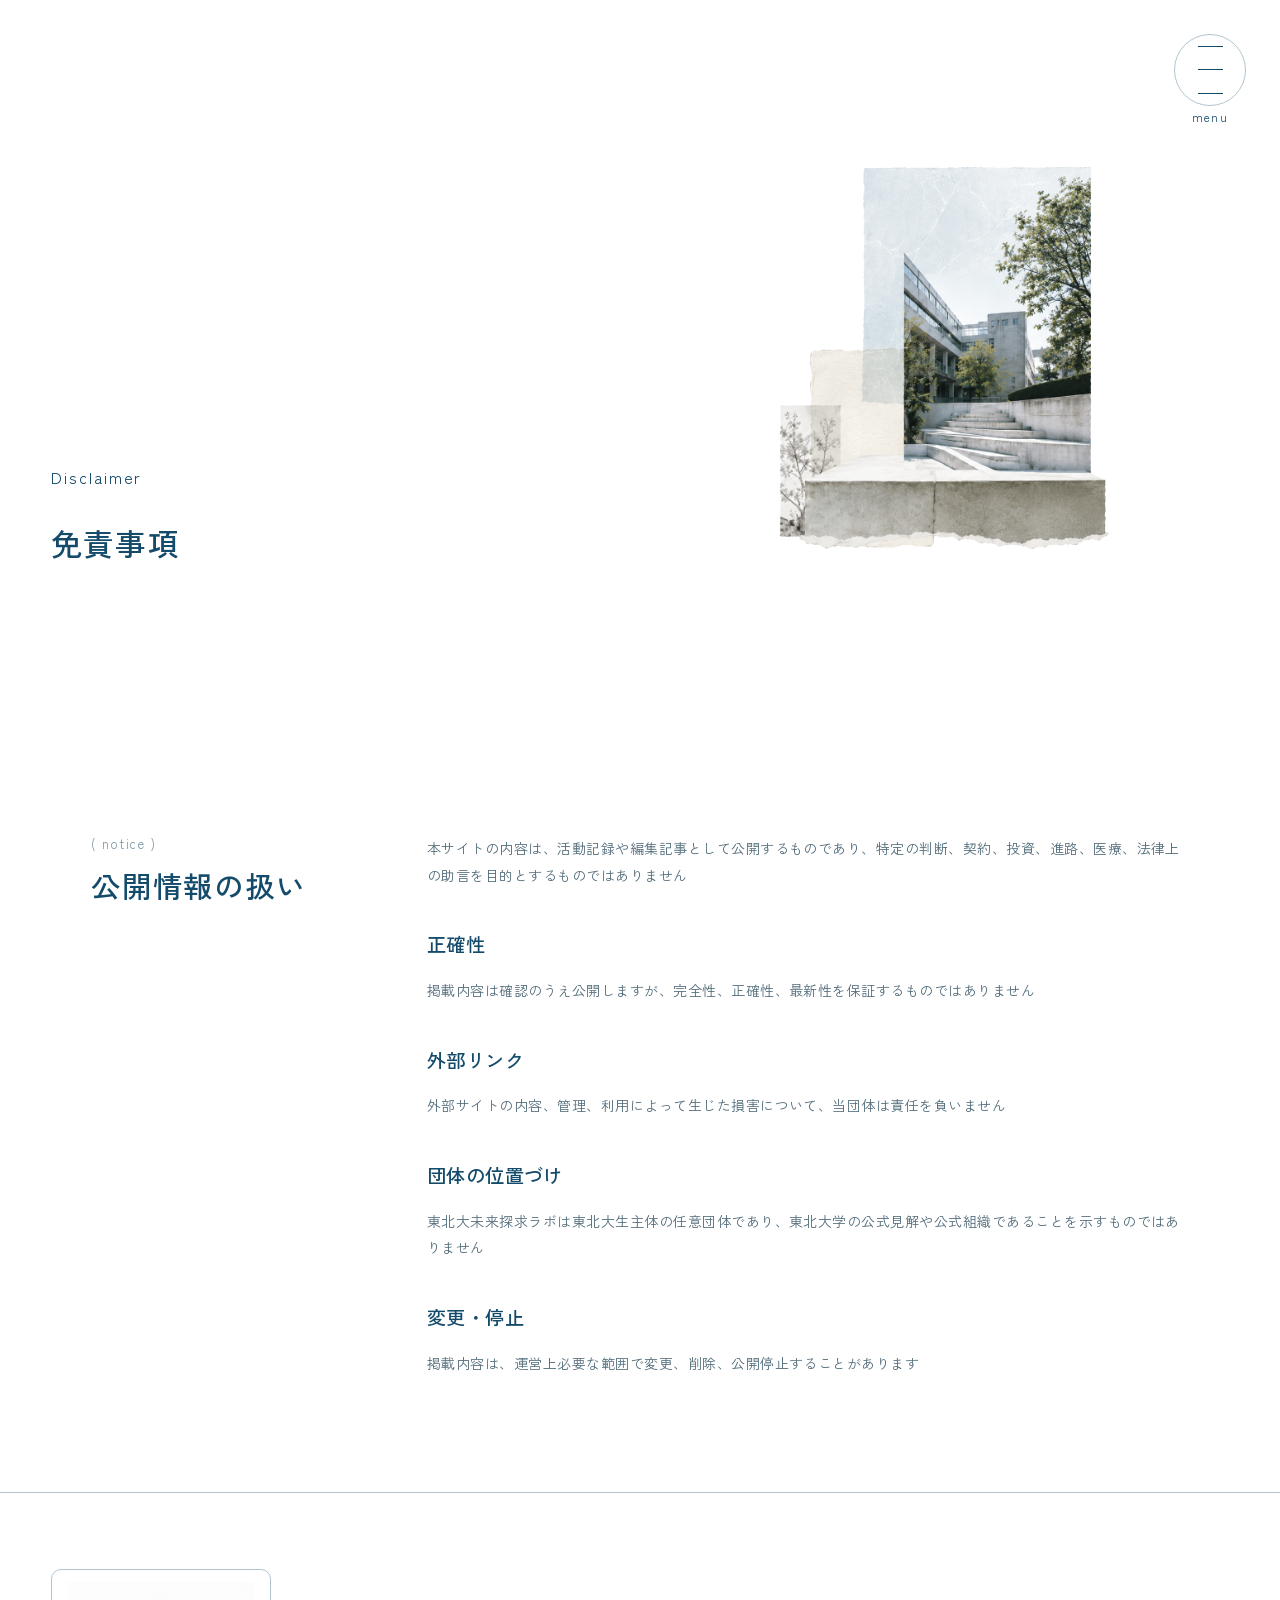
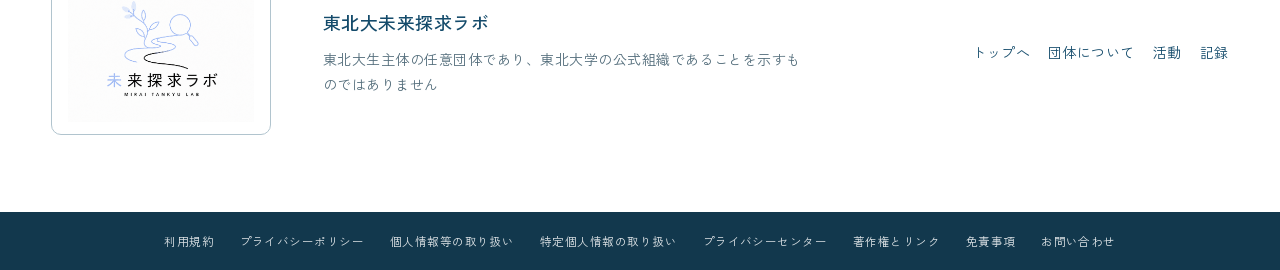
<file: disclaimer.html>
﻿<!doctype html>
<html lang="ja">
  <head>
    <meta charset="utf-8" />
    <meta name="viewport" content="width=device-width, initial-scale=1" />
    <title>免責事項 | 東北大未来探求ラボ</title>
    <meta name="description" content="東北大未来探求ラボの免責事項です" />
    <link rel="icon" type="image/png" href="./assets/mirai-tankyu-lab-logo.png" />
    <link rel="stylesheet" href="./styles.css" />
  </head>
  <body class="knot-site knot-page" data-page="disclaimer">
    <div id="loading" aria-hidden="true"></div>
    <a href="#main" class="skip-link">本文へ移動</a>
    <button class="knot-menu" type="button" data-knot-menu aria-controls="globalNavi" aria-expanded="false"><span></span><span></span><span></span><i>menu</i></button>
    <nav id="globalNavi" class="knot-nav" aria-label="主要ナビゲーション">
      <div class="knot-nav-inner"><a href="./index.html">トップ</a><a href="./about.html">団体について</a><a href="./activities.html">活動</a><a href="./records.html">記録</a></div>
      <p>東北大生主体の任意団体</p>
    </nav>
    <main id="main">
      <section class="knot-sub-hero legal-hero">
        <div><p class="knot-label">Disclaimer</p><h1 data-target data-slideup>免責事項</h1></div>
        <div class="knot-sub-image" data-target data-blur><img src="./assets/hero-inquiry/campus-stairs.png" alt="" /></div>
      </section>
      <section class="knot-section">
        <div class="knot-row">
          <aside class="knot-sticky"><h2 class="knot-page-title" data-target data-slideup><span>( notice )</span><strong>公開情報の扱い</strong></h2></aside>
          <div class="knot-row-main legal-document" data-target data-slideup>
            <p>本サイトの内容は、活動記録や編集記事として公開するものであり、特定の判断、契約、投資、進路、医療、法律上の助言を目的とするものではありません</p>
            <h2>正確性</h2>
            <p>掲載内容は確認のうえ公開しますが、完全性、正確性、最新性を保証するものではありません</p>
            <h2>外部リンク</h2>
            <p>外部サイトの内容、管理、利用によって生じた損害について、当団体は責任を負いません</p>
            <h2>団体の位置づけ</h2>
            <p>東北大未来探求ラボは東北大生主体の任意団体であり、東北大学の公式見解や公式組織であることを示すものではありません</p>
            <h2>変更・停止</h2>
            <p>掲載内容は、運営上必要な範囲で変更、削除、公開停止することがあります</p>
          </div>
        </div>
      </section>
    </main>
    <footer class="knot-footer">
      <div class="knot-footer-mark"><img src="./assets/mirai-tankyu-lab-logo.png" alt="未来探求ラボ" /></div>
      <div><strong>東北大未来探求ラボ</strong><p>東北大生主体の任意団体であり、東北大学の公式組織であることを示すものではありません</p></div>
      <nav aria-label="Footer navigation">
        <a href="./index.html">&#x30c8;&#x30c3;&#x30d7;&#x3078;</a>
        <a href="./about.html">&#x56e3;&#x4f53;&#x306b;&#x3064;&#x3044;&#x3066;</a>
        <a href="./activities.html">&#x6d3b;&#x52d5;</a>
        <a href="./records.html">&#x8a18;&#x9332;</a>
      </nav>
    </footer>
    <nav class="knot-legal-footer" aria-label="Policy navigation">
      <a href="./terms.html">&#x5229;&#x7528;&#x898f;&#x7d04;</a>
      <a href="./privacy.html">&#x30d7;&#x30e9;&#x30a4;&#x30d0;&#x30b7;&#x30fc;&#x30dd;&#x30ea;&#x30b7;&#x30fc;</a>
      <a href="./personal-information.html">&#x500b;&#x4eba;&#x60c5;&#x5831;&#x7b49;&#x306e;&#x53d6;&#x308a;&#x6271;&#x3044;</a>
      <a href="./specific-personal-information.html">&#x7279;&#x5b9a;&#x500b;&#x4eba;&#x60c5;&#x5831;&#x306e;&#x53d6;&#x308a;&#x6271;&#x3044;</a>
      <a href="./privacy-center.html">&#x30d7;&#x30e9;&#x30a4;&#x30d0;&#x30b7;&#x30fc;&#x30bb;&#x30f3;&#x30bf;&#x30fc;</a>
      <a href="./copyright-link.html">&#x8457;&#x4f5c;&#x6a29;&#x3068;&#x30ea;&#x30f3;&#x30af;</a>
      <a href="./disclaimer.html">&#x514d;&#x8cac;&#x4e8b;&#x9805;</a>
      <a href="./contact.html">&#x304a;&#x554f;&#x3044;&#x5408;&#x308f;&#x305b;</a>
    </nav>



    <script src="./script.js"></script>
  </body>
</html>
</file>
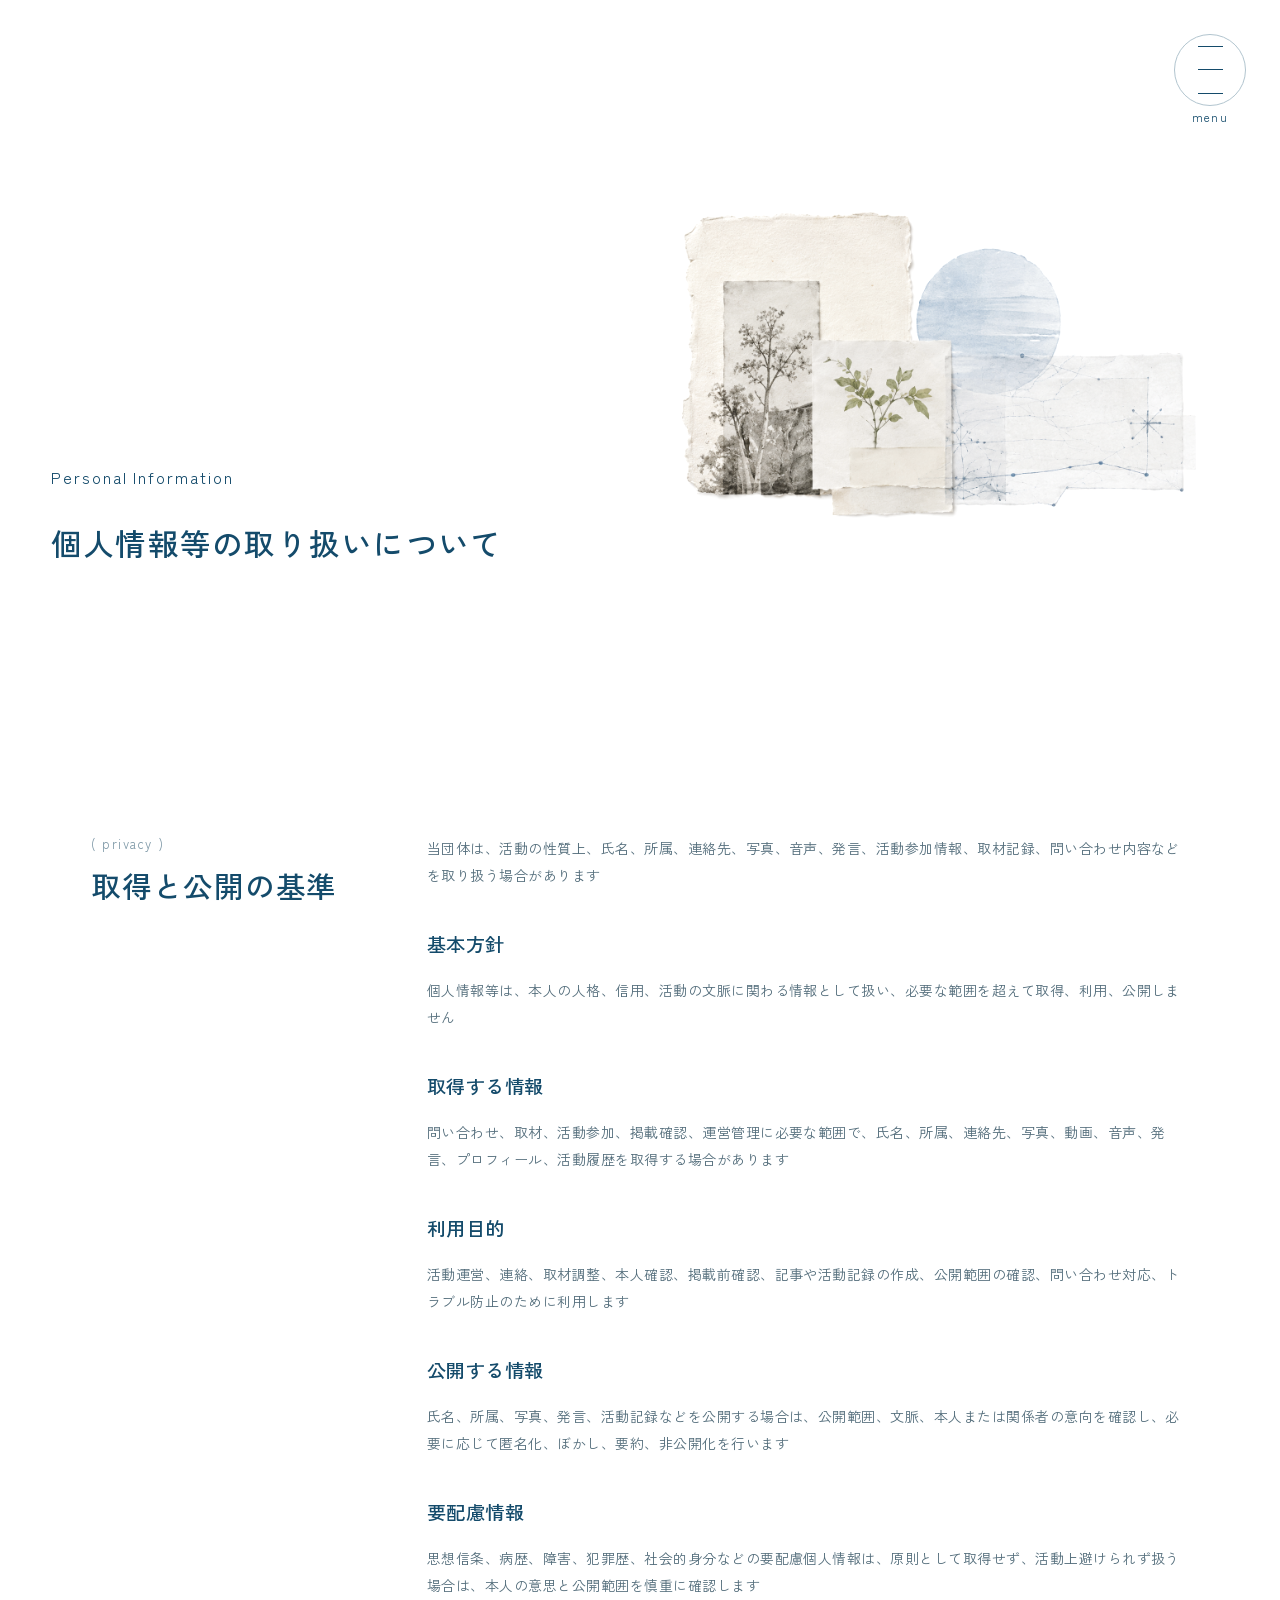
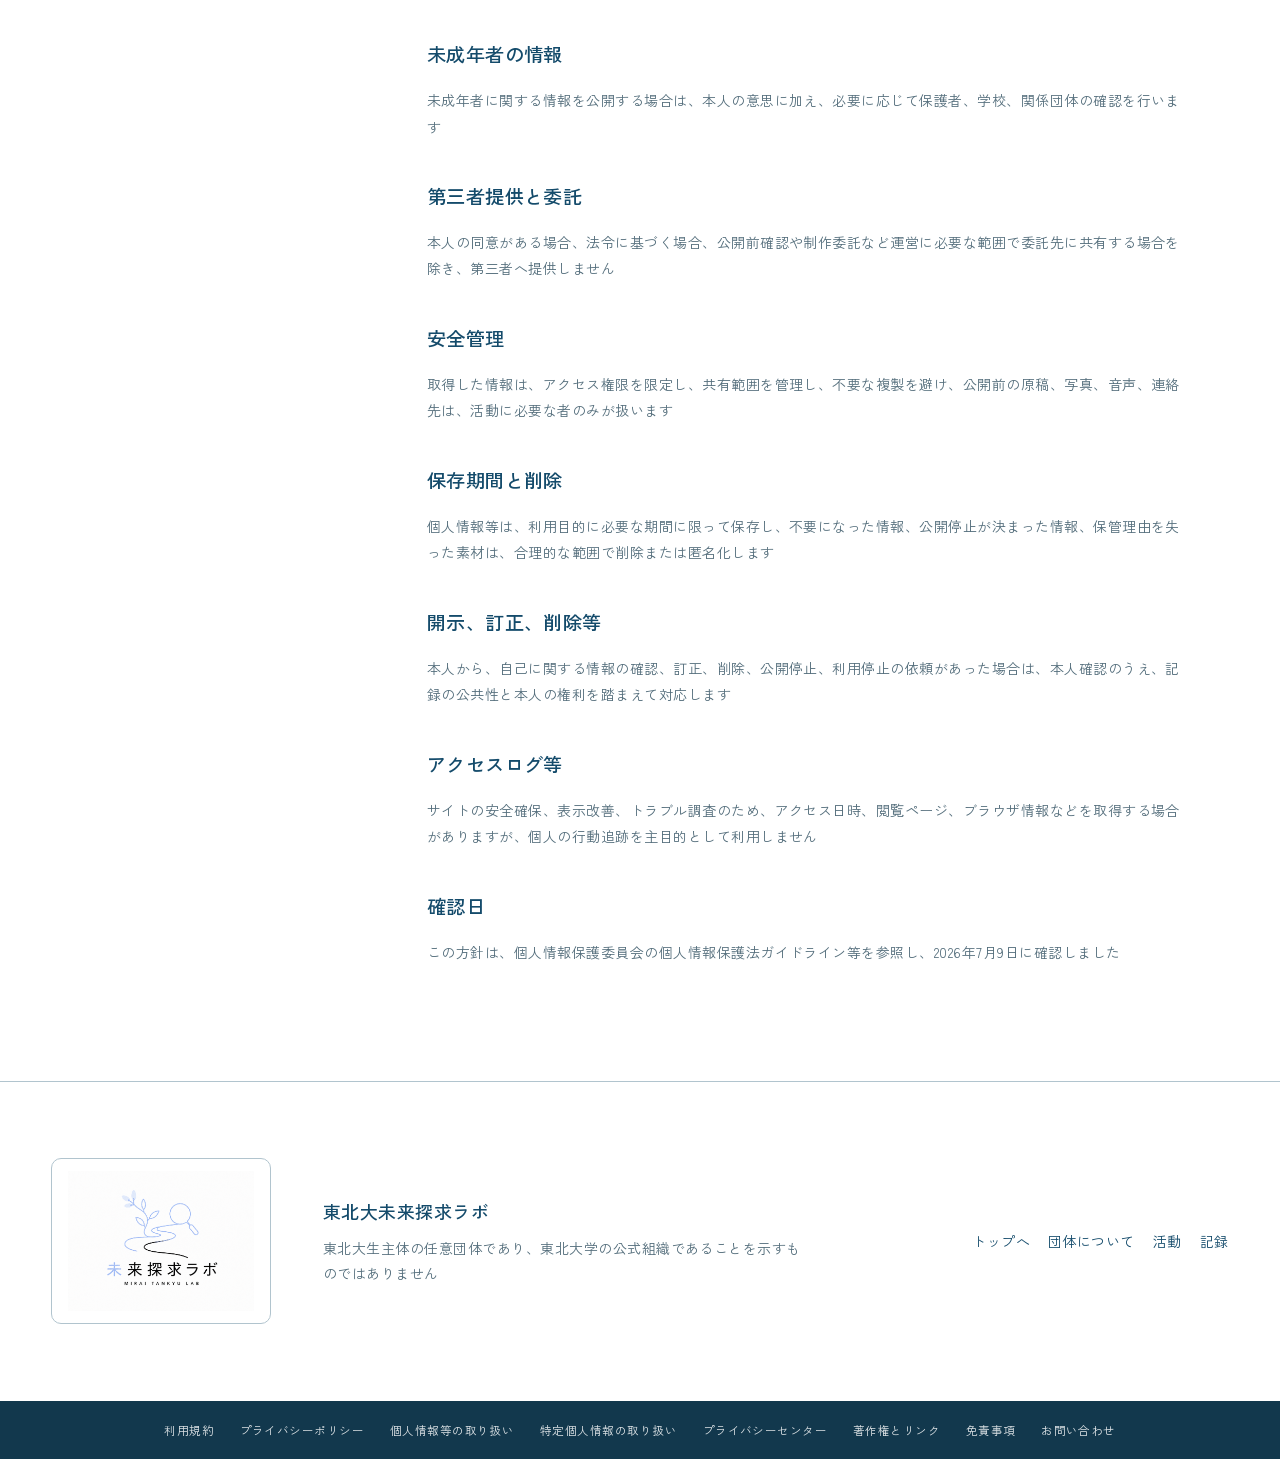
<file: personal-information.html>
<!doctype html>
<html lang="ja">
  <head>
    <meta charset="utf-8" />
    <meta name="viewport" content="width=device-width, initial-scale=1" />
    <title>個人情報等の取り扱いについて | 東北大未来探求ラボ</title>
    <meta name="description" content="東北大未来探求ラボの個人情報、写真、発言、活動記録等の取り扱い方針です" />
    <link rel="icon" type="image/png" href="./assets/mirai-tankyu-lab-logo.png" />
    <link rel="stylesheet" href="./styles.css" />
  </head>
  <body class="knot-site knot-page" data-page="personal-information">
    <div id="loading" aria-hidden="true"></div>
    <a href="#main" class="skip-link">本文へ移動</a>
    <button class="knot-menu" type="button" data-knot-menu aria-controls="globalNavi" aria-expanded="false"><span></span><span></span><span></span><i>menu</i></button>
    <nav id="globalNavi" class="knot-nav" aria-label="主要ナビゲーション">
      <div class="knot-nav-inner"><a href="./index.html">トップ</a><a href="./about.html">団体について</a><a href="./activities.html">活動</a><a href="./records.html">記録</a></div>
      <p>東北大生主体の任意団体</p>
    </nav>
    <main id="main">
      <section class="knot-sub-hero legal-hero">
        <div><p class="knot-label">Personal Information</p><h1 data-target data-slideup>個人情報等の取り扱いについて</h1></div>
        <div class="knot-sub-image" data-target data-blur><img src="./assets/hero-inquiry/botanical-record.png" alt="" /></div>
      </section>
      <section class="knot-section">
        <div class="knot-row">
          <aside class="knot-sticky"><h2 class="knot-page-title" data-target data-slideup><span>( privacy )</span><strong>取得と公開の基準</strong></h2></aside>
          <div class="knot-row-main legal-document" data-target data-slideup>
            <p>当団体は、活動の性質上、氏名、所属、連絡先、写真、音声、発言、活動参加情報、取材記録、問い合わせ内容などを取り扱う場合があります</p>
            <h2>基本方針</h2>
            <p>個人情報等は、本人の人格、信用、活動の文脈に関わる情報として扱い、必要な範囲を超えて取得、利用、公開しません</p>
            <h2>取得する情報</h2>
            <p>問い合わせ、取材、活動参加、掲載確認、運営管理に必要な範囲で、氏名、所属、連絡先、写真、動画、音声、発言、プロフィール、活動履歴を取得する場合があります</p>
            <h2>利用目的</h2>
            <p>活動運営、連絡、取材調整、本人確認、掲載前確認、記事や活動記録の作成、公開範囲の確認、問い合わせ対応、トラブル防止のために利用します</p>
            <h2>公開する情報</h2>
            <p>氏名、所属、写真、発言、活動記録などを公開する場合は、公開範囲、文脈、本人または関係者の意向を確認し、必要に応じて匿名化、ぼかし、要約、非公開化を行います</p>
            <h2>要配慮情報</h2>
            <p>思想信条、病歴、障害、犯罪歴、社会的身分などの要配慮個人情報は、原則として取得せず、活動上避けられず扱う場合は、本人の意思と公開範囲を慎重に確認します</p>
            <h2>未成年者の情報</h2>
            <p>未成年者に関する情報を公開する場合は、本人の意思に加え、必要に応じて保護者、学校、関係団体の確認を行います</p>
            <h2>第三者提供と委託</h2>
            <p>本人の同意がある場合、法令に基づく場合、公開前確認や制作委託など運営に必要な範囲で委託先に共有する場合を除き、第三者へ提供しません</p>
            <h2>安全管理</h2>
            <p>取得した情報は、アクセス権限を限定し、共有範囲を管理し、不要な複製を避け、公開前の原稿、写真、音声、連絡先は、活動に必要な者のみが扱います</p>
            <h2>保存期間と削除</h2>
            <p>個人情報等は、利用目的に必要な期間に限って保存し、不要になった情報、公開停止が決まった情報、保管理由を失った素材は、合理的な範囲で削除または匿名化します</p>
            <h2>開示、訂正、削除等</h2>
            <p>本人から、自己に関する情報の確認、訂正、削除、公開停止、利用停止の依頼があった場合は、本人確認のうえ、記録の公共性と本人の権利を踏まえて対応します</p>
            <h2>アクセスログ等</h2>
            <p>サイトの安全確保、表示改善、トラブル調査のため、アクセス日時、閲覧ページ、ブラウザ情報などを取得する場合がありますが、個人の行動追跡を主目的として利用しません</p>
            <h2>確認日</h2>
            <p>この方針は、個人情報保護委員会の個人情報保護法ガイドライン等を参照し、2026年7月9日に確認しました</p>
          </div>
        </div>
      </section>
    </main>
    <footer class="knot-footer">
      <div class="knot-footer-mark"><img src="./assets/mirai-tankyu-lab-logo.png" alt="未来探求ラボ" /></div>
      <div><strong>東北大未来探求ラボ</strong><p>東北大生主体の任意団体であり、東北大学の公式組織であることを示すものではありません</p></div>
      <nav aria-label="Footer navigation"><a href="./index.html">&#x30c8;&#x30c3;&#x30d7;&#x3078;</a><a href="./about.html">&#x56e3;&#x4f53;&#x306b;&#x3064;&#x3044;&#x3066;</a><a href="./activities.html">&#x6d3b;&#x52d5;</a><a href="./records.html">&#x8a18;&#x9332;</a></nav>
    </footer>
    <nav class="knot-legal-footer" aria-label="Policy navigation">
      <a href="./terms.html">&#x5229;&#x7528;&#x898f;&#x7d04;</a>
      <a href="./privacy.html">&#x30d7;&#x30e9;&#x30a4;&#x30d0;&#x30b7;&#x30fc;&#x30dd;&#x30ea;&#x30b7;&#x30fc;</a>
      <a href="./personal-information.html">&#x500b;&#x4eba;&#x60c5;&#x5831;&#x7b49;&#x306e;&#x53d6;&#x308a;&#x6271;&#x3044;</a>
      <a href="./specific-personal-information.html">&#x7279;&#x5b9a;&#x500b;&#x4eba;&#x60c5;&#x5831;&#x306e;&#x53d6;&#x308a;&#x6271;&#x3044;</a>
      <a href="./privacy-center.html">&#x30d7;&#x30e9;&#x30a4;&#x30d0;&#x30b7;&#x30fc;&#x30bb;&#x30f3;&#x30bf;&#x30fc;</a>
      <a href="./copyright-link.html">&#x8457;&#x4f5c;&#x6a29;&#x3068;&#x30ea;&#x30f3;&#x30af;</a>
      <a href="./disclaimer.html">&#x514d;&#x8cac;&#x4e8b;&#x9805;</a>
      <a href="./contact.html">&#x304a;&#x554f;&#x3044;&#x5408;&#x308f;&#x305b;</a>
    </nav>
    <script src="./script.js"></script>
  </body>
</html>
</file>
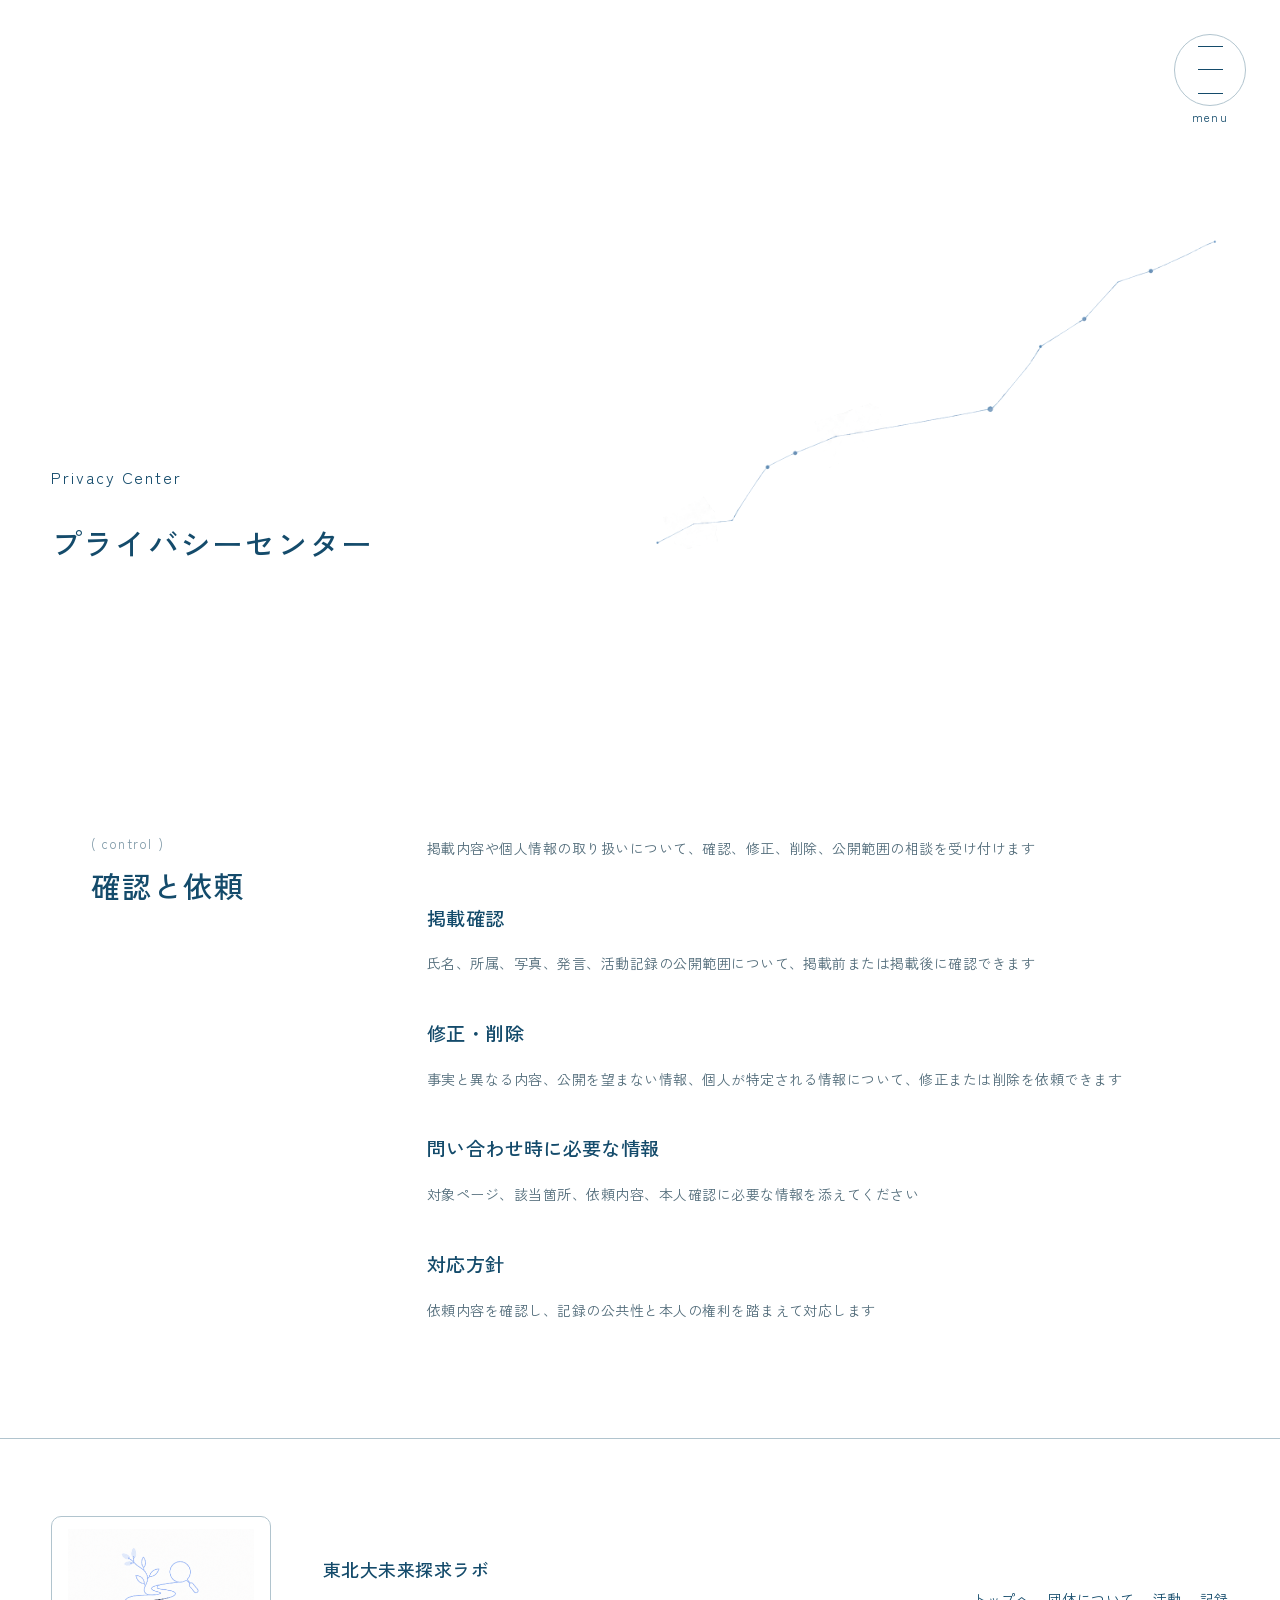
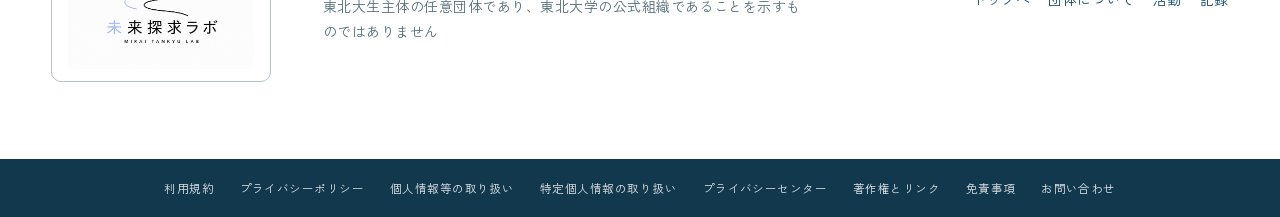
<file: privacy-center.html>
﻿<!doctype html>
<html lang="ja">
  <head>
    <meta charset="utf-8" />
    <meta name="viewport" content="width=device-width, initial-scale=1" />
    <title>プライバシーセンター | 東北大未来探求ラボ</title>
    <meta name="description" content="個人情報、掲載確認、削除依頼に関する案内です" />
    <link rel="icon" type="image/png" href="./assets/mirai-tankyu-lab-logo.png" />
    <link rel="stylesheet" href="./styles.css" />
  </head>
  <body class="knot-site knot-page" data-page="privacy-center">
    <div id="loading" aria-hidden="true"></div>
    <a href="#main" class="skip-link">本文へ移動</a>
    <button class="knot-menu" type="button" data-knot-menu aria-controls="globalNavi" aria-expanded="false"><span></span><span></span><span></span><i>menu</i></button>
    <nav id="globalNavi" class="knot-nav" aria-label="主要ナビゲーション">
      <div class="knot-nav-inner"><a href="./index.html">トップ</a><a href="./about.html">団体について</a><a href="./activities.html">活動</a><a href="./records.html">記録</a></div>
      <p>東北大生主体の任意団体</p>
    </nav>
    <main id="main">
      <section class="knot-sub-hero legal-hero">
        <div><p class="knot-label">Privacy Center</p><h1 data-target data-slideup>プライバシーセンター</h1></div>
        <div class="knot-sub-image" data-target data-blur><img src="./assets/hero-inquiry/path-line.png" alt="" /></div>
      </section>
      <section class="knot-section">
        <div class="knot-row">
          <aside class="knot-sticky"><h2 class="knot-page-title" data-target data-slideup><span>( control )</span><strong>確認と依頼</strong></h2></aside>
          <div class="knot-row-main legal-document" data-target data-slideup>
            <p>掲載内容や個人情報の取り扱いについて、確認、修正、削除、公開範囲の相談を受け付けます</p>
            <h2>掲載確認</h2>
            <p>氏名、所属、写真、発言、活動記録の公開範囲について、掲載前または掲載後に確認できます</p>
            <h2>修正・削除</h2>
            <p>事実と異なる内容、公開を望まない情報、個人が特定される情報について、修正または削除を依頼できます</p>
            <h2>問い合わせ時に必要な情報</h2>
            <p>対象ページ、該当箇所、依頼内容、本人確認に必要な情報を添えてください</p>
            <h2>対応方針</h2>
            <p>依頼内容を確認し、記録の公共性と本人の権利を踏まえて対応します</p>
          </div>
        </div>
      </section>
    </main>
    <footer class="knot-footer">
      <div class="knot-footer-mark"><img src="./assets/mirai-tankyu-lab-logo.png" alt="未来探求ラボ" /></div>
      <div><strong>東北大未来探求ラボ</strong><p>東北大生主体の任意団体であり、東北大学の公式組織であることを示すものではありません</p></div>
      <nav aria-label="Footer navigation">
        <a href="./index.html">&#x30c8;&#x30c3;&#x30d7;&#x3078;</a>
        <a href="./about.html">&#x56e3;&#x4f53;&#x306b;&#x3064;&#x3044;&#x3066;</a>
        <a href="./activities.html">&#x6d3b;&#x52d5;</a>
        <a href="./records.html">&#x8a18;&#x9332;</a>
      </nav>
    </footer>
    <nav class="knot-legal-footer" aria-label="Policy navigation">
      <a href="./terms.html">&#x5229;&#x7528;&#x898f;&#x7d04;</a>
      <a href="./privacy.html">&#x30d7;&#x30e9;&#x30a4;&#x30d0;&#x30b7;&#x30fc;&#x30dd;&#x30ea;&#x30b7;&#x30fc;</a>
      <a href="./personal-information.html">&#x500b;&#x4eba;&#x60c5;&#x5831;&#x7b49;&#x306e;&#x53d6;&#x308a;&#x6271;&#x3044;</a>
      <a href="./specific-personal-information.html">&#x7279;&#x5b9a;&#x500b;&#x4eba;&#x60c5;&#x5831;&#x306e;&#x53d6;&#x308a;&#x6271;&#x3044;</a>
      <a href="./privacy-center.html">&#x30d7;&#x30e9;&#x30a4;&#x30d0;&#x30b7;&#x30fc;&#x30bb;&#x30f3;&#x30bf;&#x30fc;</a>
      <a href="./copyright-link.html">&#x8457;&#x4f5c;&#x6a29;&#x3068;&#x30ea;&#x30f3;&#x30af;</a>
      <a href="./disclaimer.html">&#x514d;&#x8cac;&#x4e8b;&#x9805;</a>
      <a href="./contact.html">&#x304a;&#x554f;&#x3044;&#x5408;&#x308f;&#x305b;</a>
    </nav>



    <script src="./script.js"></script>
  </body>
</html>
</file>
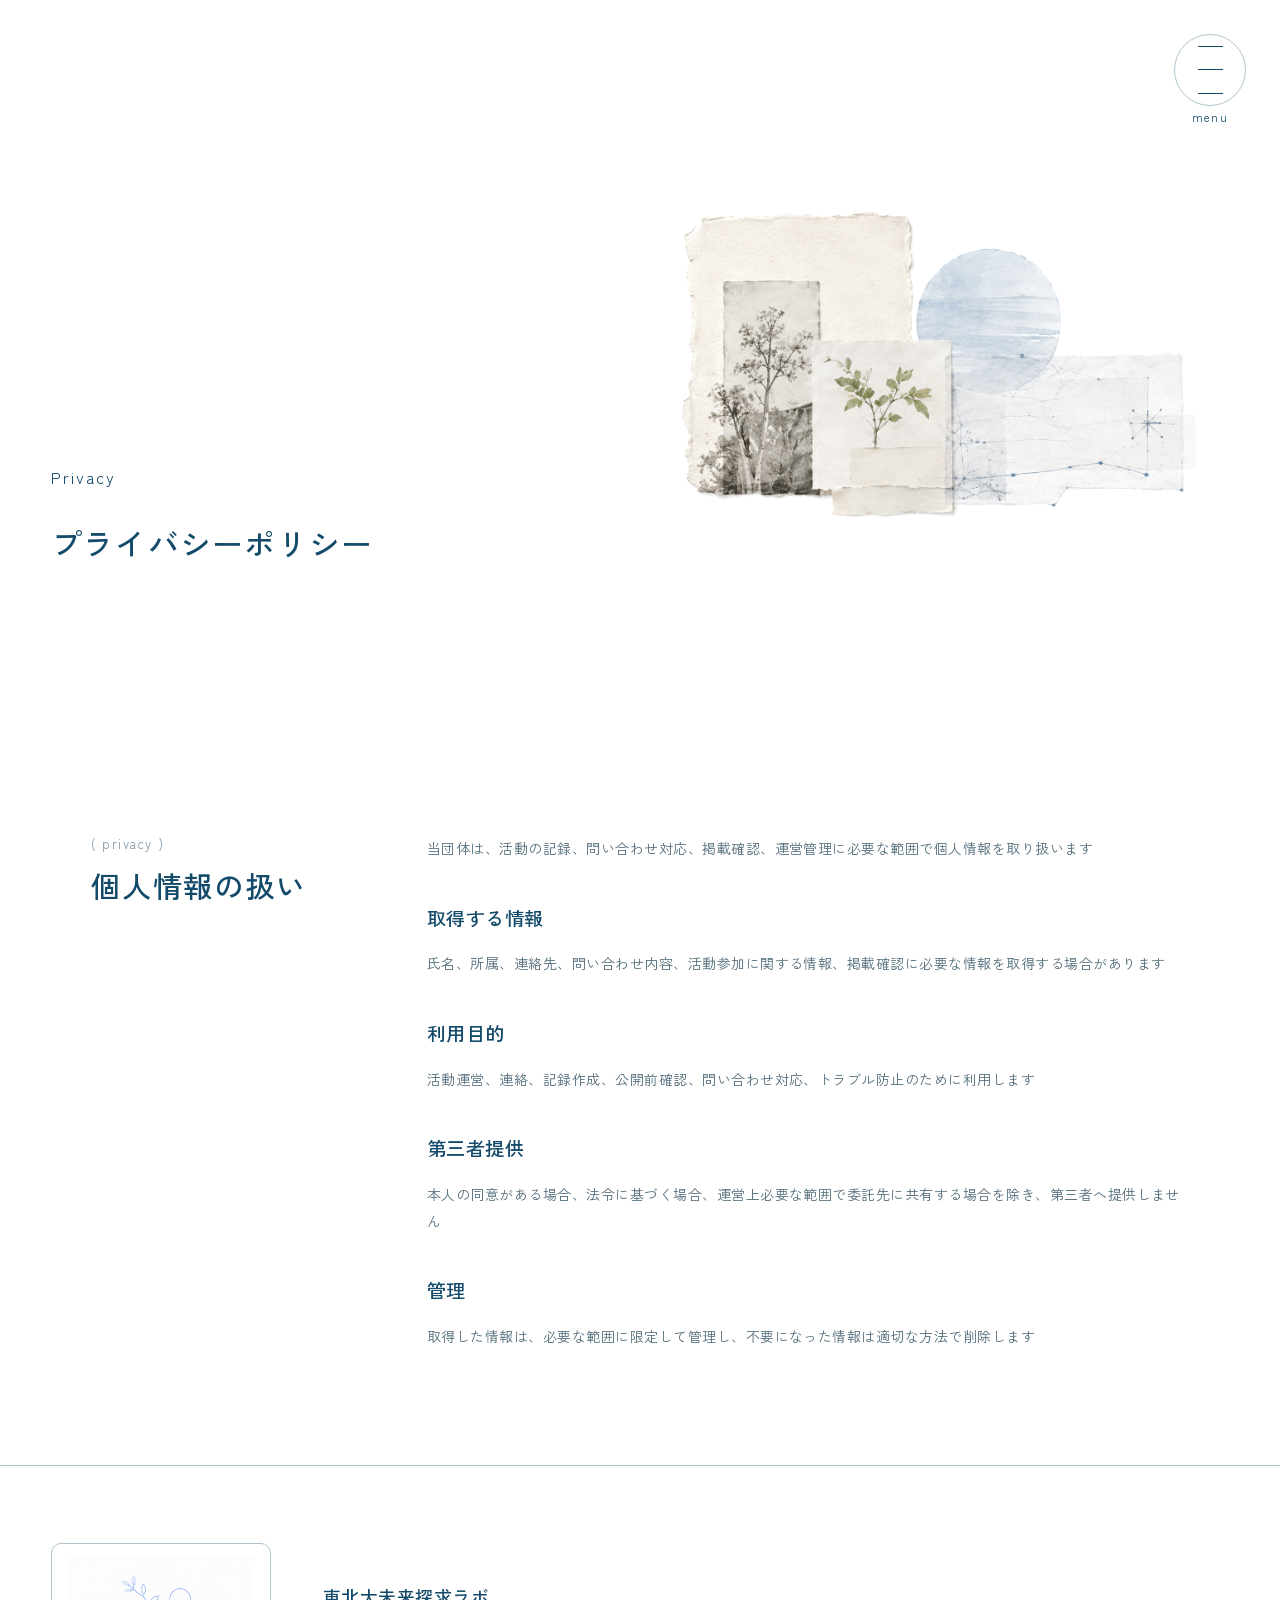
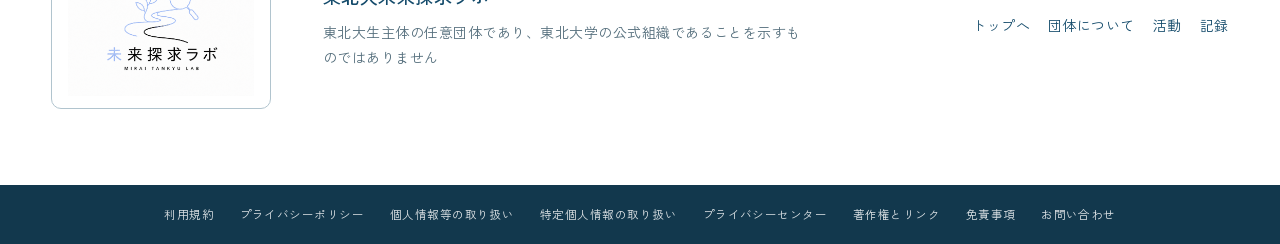
<file: privacy.html>
﻿<!doctype html>
<html lang="ja">
  <head>
    <meta charset="utf-8" />
    <meta name="viewport" content="width=device-width, initial-scale=1" />
    <title>プライバシーポリシー | 東北大未来探求ラボ</title>
    <meta name="description" content="東北大未来探求ラボの個人情報の取り扱いについて" />
    <link rel="icon" type="image/png" href="./assets/mirai-tankyu-lab-logo.png" />
    <link rel="stylesheet" href="./styles.css" />
  </head>
  <body class="knot-site knot-page" data-page="privacy">
    <div id="loading" aria-hidden="true"></div>
    <a href="#main" class="skip-link">本文へ移動</a>
    <button class="knot-menu" type="button" data-knot-menu aria-controls="globalNavi" aria-expanded="false"><span></span><span></span><span></span><i>menu</i></button>
    <nav id="globalNavi" class="knot-nav" aria-label="主要ナビゲーション">
      <div class="knot-nav-inner">
        <a href="./index.html">トップ</a>
        <a href="./about.html">団体について</a>
        <a href="./activities.html">活動</a>
        <a href="./records.html">記録</a>
      </div>
      <p>東北大生主体の任意団体</p>
    </nav>
    <main id="main">
      <section class="knot-sub-hero legal-hero">
        <div><p class="knot-label">Privacy</p><h1 data-target data-slideup>プライバシーポリシー</h1></div>
        <div class="knot-sub-image" data-target data-blur><img src="./assets/hero-inquiry/botanical-record.png" alt="" /></div>
      </section>
      <section class="knot-section">
        <div class="knot-row">
          <aside class="knot-sticky"><h2 class="knot-page-title" data-target data-slideup><span>( privacy )</span><strong>個人情報の扱い</strong></h2></aside>
          <div class="knot-row-main legal-document" data-target data-slideup>
            <p>当団体は、活動の記録、問い合わせ対応、掲載確認、運営管理に必要な範囲で個人情報を取り扱います</p>
            <h2>取得する情報</h2>
            <p>氏名、所属、連絡先、問い合わせ内容、活動参加に関する情報、掲載確認に必要な情報を取得する場合があります</p>
            <h2>利用目的</h2>
            <p>活動運営、連絡、記録作成、公開前確認、問い合わせ対応、トラブル防止のために利用します</p>
            <h2>第三者提供</h2>
            <p>本人の同意がある場合、法令に基づく場合、運営上必要な範囲で委託先に共有する場合を除き、第三者へ提供しません</p>
            <h2>管理</h2>
            <p>取得した情報は、必要な範囲に限定して管理し、不要になった情報は適切な方法で削除します</p>
          </div>
        </div>
      </section>
    </main>
    <footer class="knot-footer">
      <div class="knot-footer-mark"><img src="./assets/mirai-tankyu-lab-logo.png" alt="未来探求ラボ" /></div>
      <div><strong>東北大未来探求ラボ</strong><p>東北大生主体の任意団体であり、東北大学の公式組織であることを示すものではありません</p></div>
      <nav aria-label="Footer navigation">
        <a href="./index.html">&#x30c8;&#x30c3;&#x30d7;&#x3078;</a>
        <a href="./about.html">&#x56e3;&#x4f53;&#x306b;&#x3064;&#x3044;&#x3066;</a>
        <a href="./activities.html">&#x6d3b;&#x52d5;</a>
        <a href="./records.html">&#x8a18;&#x9332;</a>
      </nav>
    </footer>
    <nav class="knot-legal-footer" aria-label="Policy navigation">
      <a href="./terms.html">&#x5229;&#x7528;&#x898f;&#x7d04;</a>
      <a href="./privacy.html">&#x30d7;&#x30e9;&#x30a4;&#x30d0;&#x30b7;&#x30fc;&#x30dd;&#x30ea;&#x30b7;&#x30fc;</a>
      <a href="./personal-information.html">&#x500b;&#x4eba;&#x60c5;&#x5831;&#x7b49;&#x306e;&#x53d6;&#x308a;&#x6271;&#x3044;</a>
      <a href="./specific-personal-information.html">&#x7279;&#x5b9a;&#x500b;&#x4eba;&#x60c5;&#x5831;&#x306e;&#x53d6;&#x308a;&#x6271;&#x3044;</a>
      <a href="./privacy-center.html">&#x30d7;&#x30e9;&#x30a4;&#x30d0;&#x30b7;&#x30fc;&#x30bb;&#x30f3;&#x30bf;&#x30fc;</a>
      <a href="./copyright-link.html">&#x8457;&#x4f5c;&#x6a29;&#x3068;&#x30ea;&#x30f3;&#x30af;</a>
      <a href="./disclaimer.html">&#x514d;&#x8cac;&#x4e8b;&#x9805;</a>
      <a href="./contact.html">&#x304a;&#x554f;&#x3044;&#x5408;&#x308f;&#x305b;</a>
    </nav>



    <script src="./script.js"></script>
  </body>
</html>
</file>
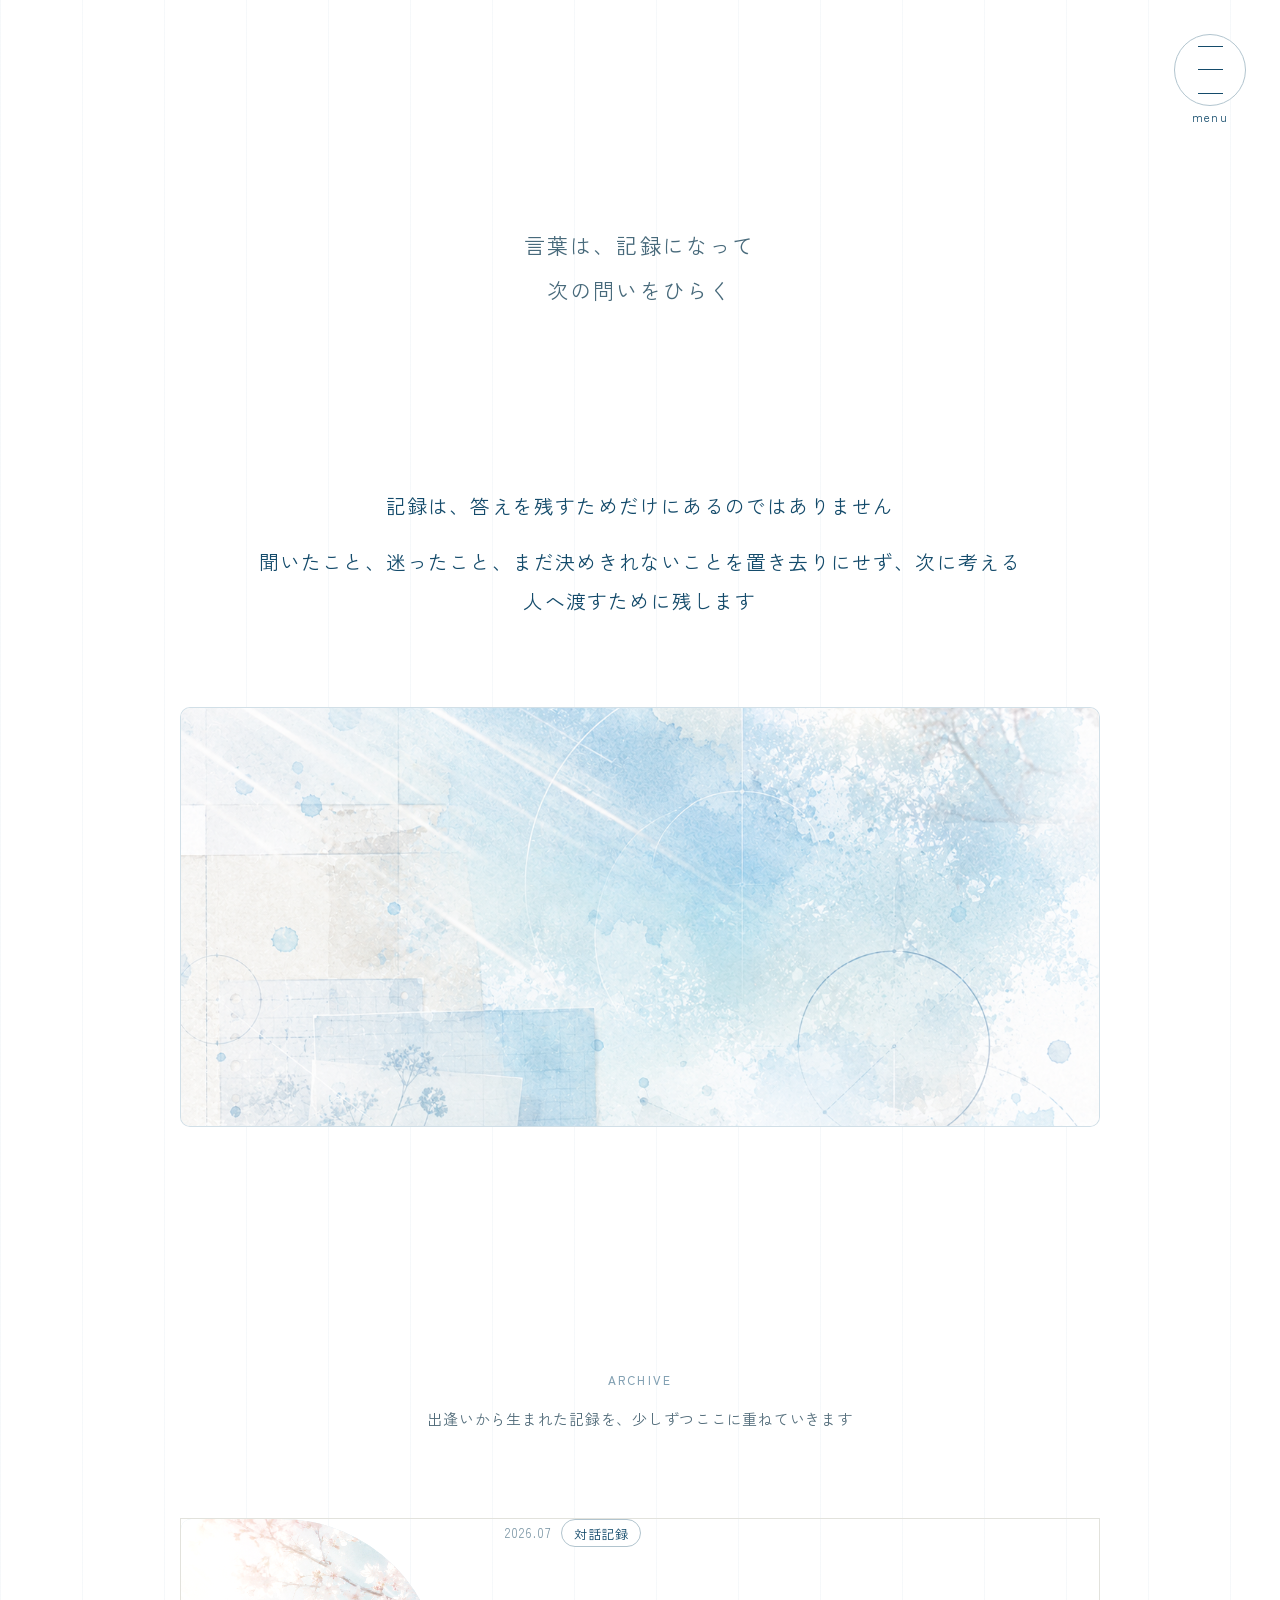
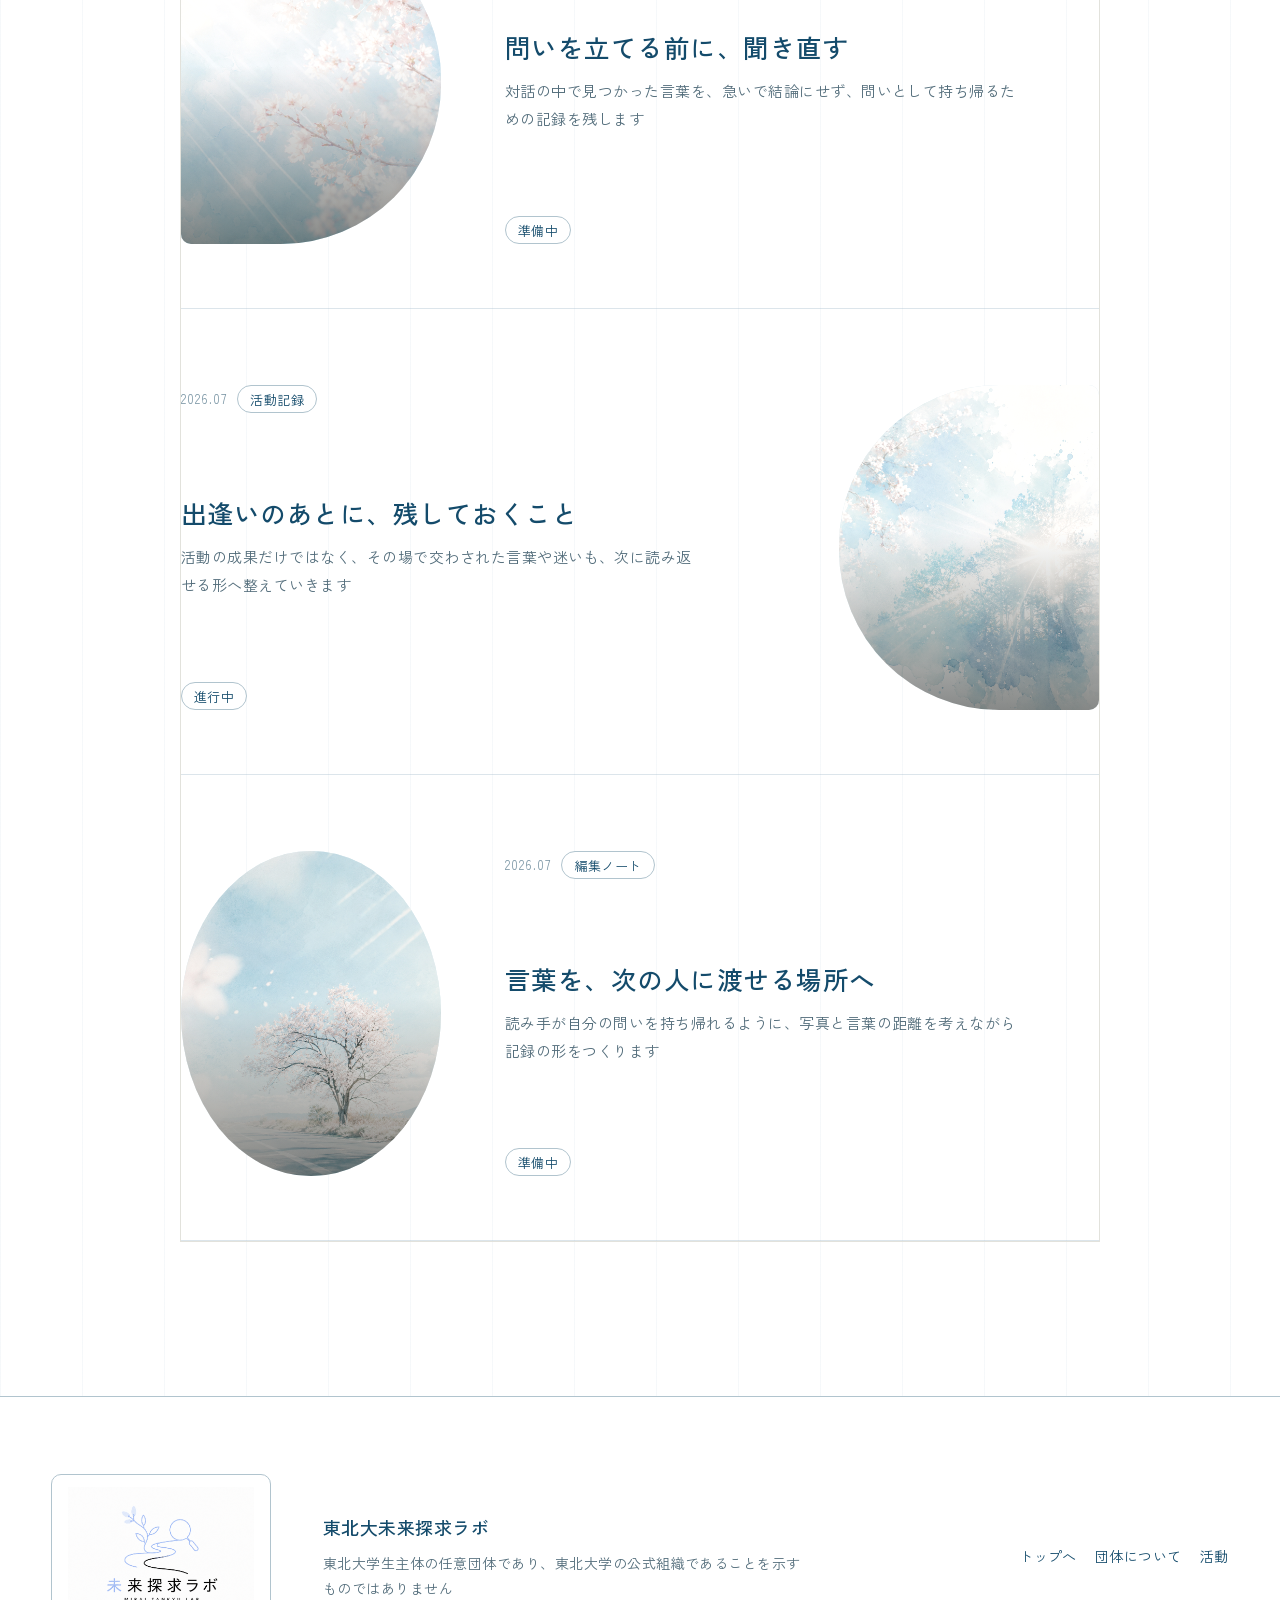
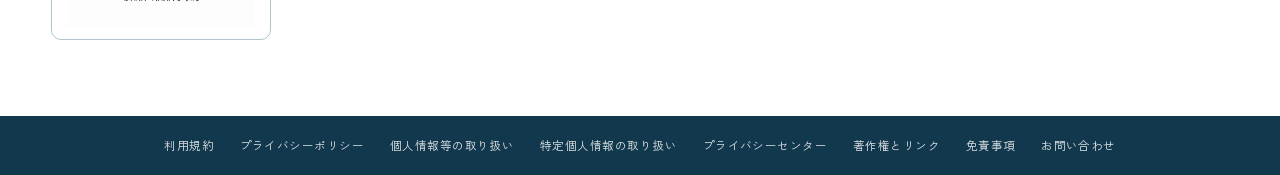
<file: records.html>
<!doctype html>
<html lang="ja">
  <head>
    <meta charset="utf-8" />
    <meta name="viewport" content="width=device-width, initial-scale=1" />
    <title>記録 | 東北大未来探求ラボ</title>
    <meta name="description" content="東北大未来探求ラボが出逢いから生まれた言葉と活動の過程を残す記録です" />
    <link rel="icon" type="image/png" href="./assets/mirai-tankyu-lab-logo.png" />
    <link rel="stylesheet" href="./styles.css" />
  </head>
  <body class="knot-site knot-page" data-page="records">
    <div id="loading" aria-hidden="true"></div>
    <a href="#main" class="skip-link">本文へ移動</a>

    <button class="knot-menu" type="button" data-knot-menu aria-controls="globalNavi" aria-expanded="false">
      <span></span>
      <span></span>
      <span></span>
      <i>menu</i>
    </button>

    <nav id="globalNavi" class="knot-nav" aria-label="主要ナビゲーション">
      <div class="knot-nav-inner">
        <a href="./index.html">ＴＯＰ</a>
        <a href="./about.html">団体について</a>
        <a href="./activities.html">活動</a>
        <a href="./records.html" aria-current="page">記録</a>
      </div>
      <p>東北大学生主体の任意団体</p>
    </nav>

    <main id="main" class="records-story-page">
      <section class="records-hero" aria-labelledby="recordsTitle">
        <h1 id="recordsTitle" class="story-visually-hidden">記録</h1>
        <p class="records-hero-copy" data-target data-slideup>
          言葉は、記録になって<br />
          次の問いをひらく
        </p>
      </section>

      <section class="records-intro" aria-label="記録について">
        <div class="records-lead" data-target data-slideup>
          <p>記録は、答えを残すためだけにあるのではありません</p>
          <p>聞いたこと、迷ったこと、まだ決めきれないことを<br class="story-mobile-break" />置き去りにせず、次に考える人へ渡すために残します</p>
        </div>

        <figure class="records-wide-image" data-target data-blur>
          <img src="./assets/future-lab/record-hero-archive.png" alt="記録の断片を重ねた風景" />
        </figure>

      </section>

      <section class="records-log" aria-label="記録一覧">
        <div class="records-log-head" data-target data-slideup>
          <p class="story-kicker">archive</p>
          <p>出逢いから生まれた記録を、<br class="story-mobile-break" />少しずつここに重ねていきます</p>
        </div>
        <div class="backnumber-list records-card-list" data-records-list>
          <p class="loading">記録を読み込み中</p>
        </div>
      </section>
    </main>

    <footer class="knot-footer">
      <div class="knot-footer-mark"><img src="./assets/mirai-tankyu-lab-logo.png" alt="未来探求ラボ" /></div>
      <div>
        <strong>東北大未来探求ラボ</strong>
        <p>東北大学生主体の任意団体であり、東北大学の公式組織であることを示すものではありません</p>
      </div>
      <nav aria-label="Footer navigation">
        <a href="./index.html">トップへ</a>
        <a href="./about.html">団体について</a>
        <a href="./activities.html">活動</a>
      </nav>
    </footer>
    <nav class="knot-legal-footer" aria-label="Policy navigation">
      <a href="./terms.html">利用規約</a>
      <a href="./privacy.html">プライバシーポリシー</a>
      <a href="./personal-information.html">個人情報等の取り扱い</a>
      <a href="./specific-personal-information.html">特定個人情報の取り扱い</a>
      <a href="./privacy-center.html">プライバシーセンター</a>
      <a href="./copyright-link.html">著作権とリンク</a>
      <a href="./disclaimer.html">免責事項</a>
      <a href="./contact.html">お問い合わせ</a>
    </nav>

    <script src="./script.js"></script>
  </body>
</html>
</file>
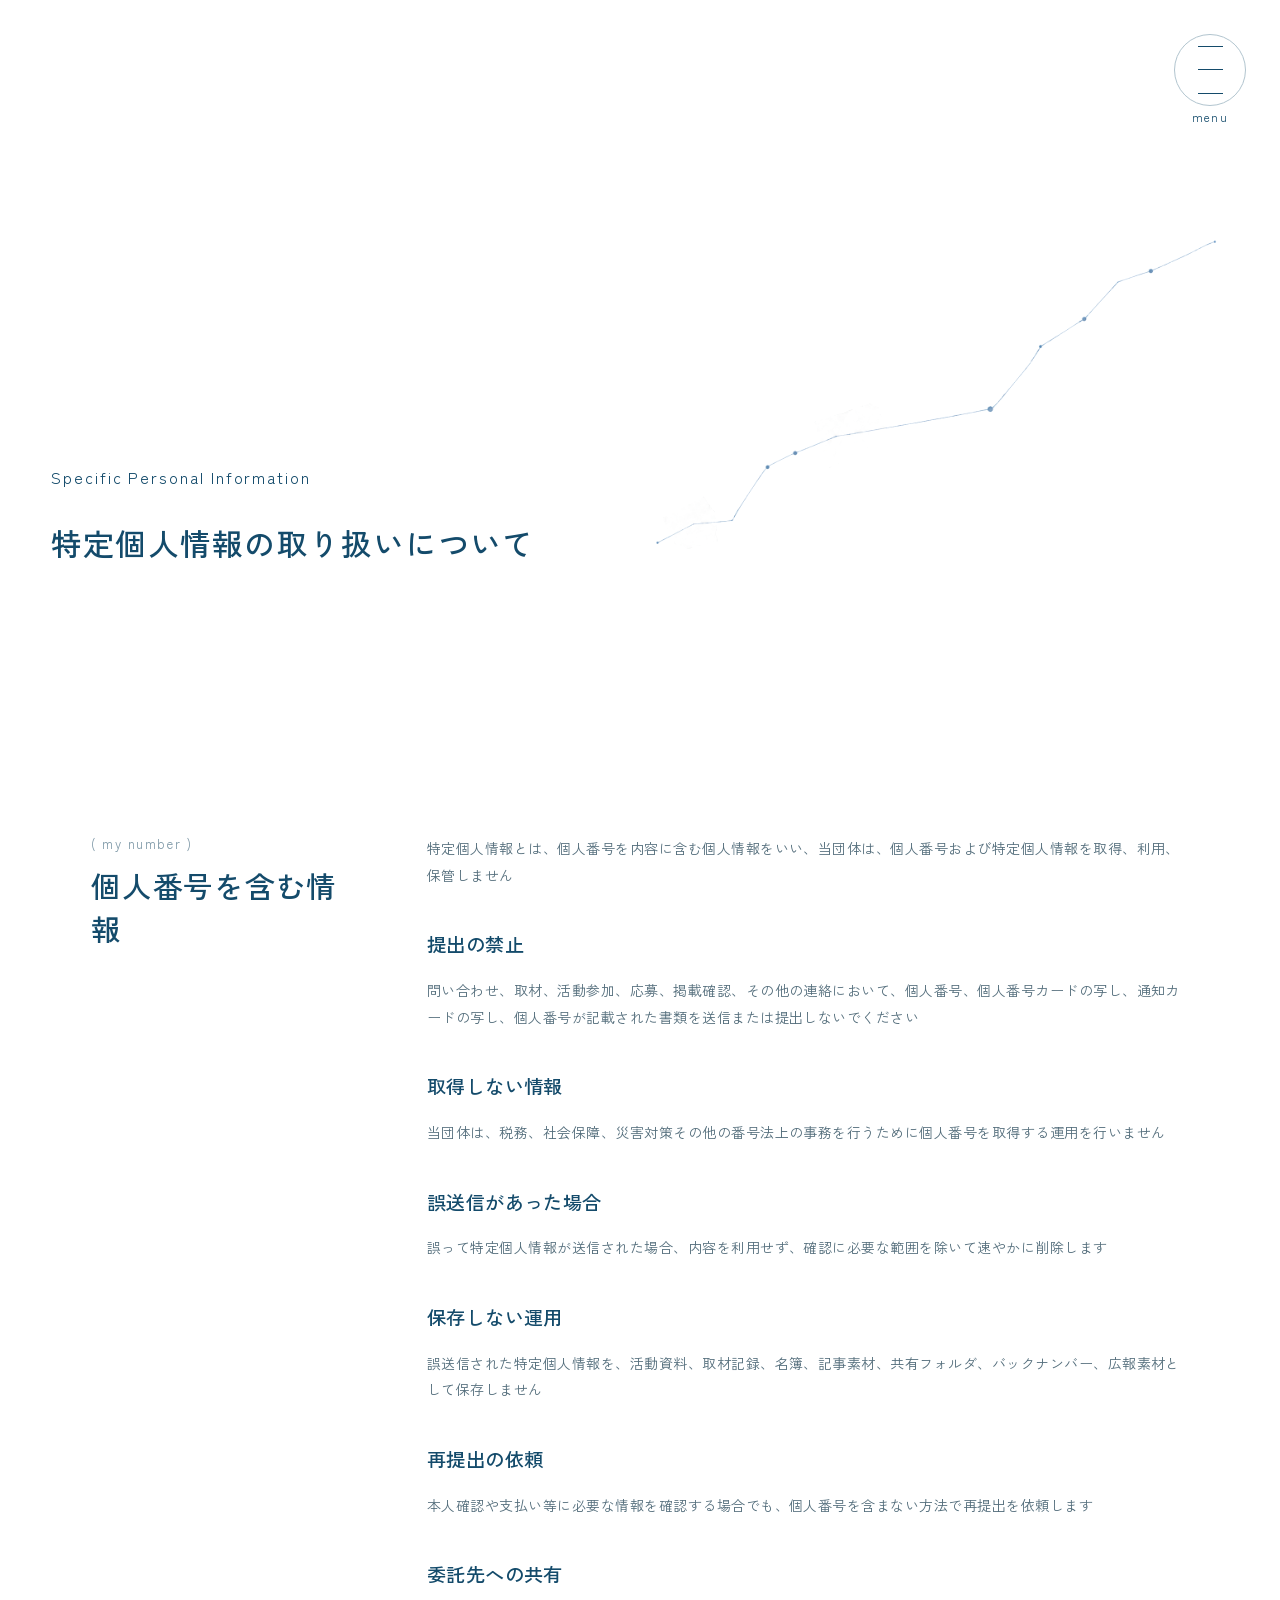
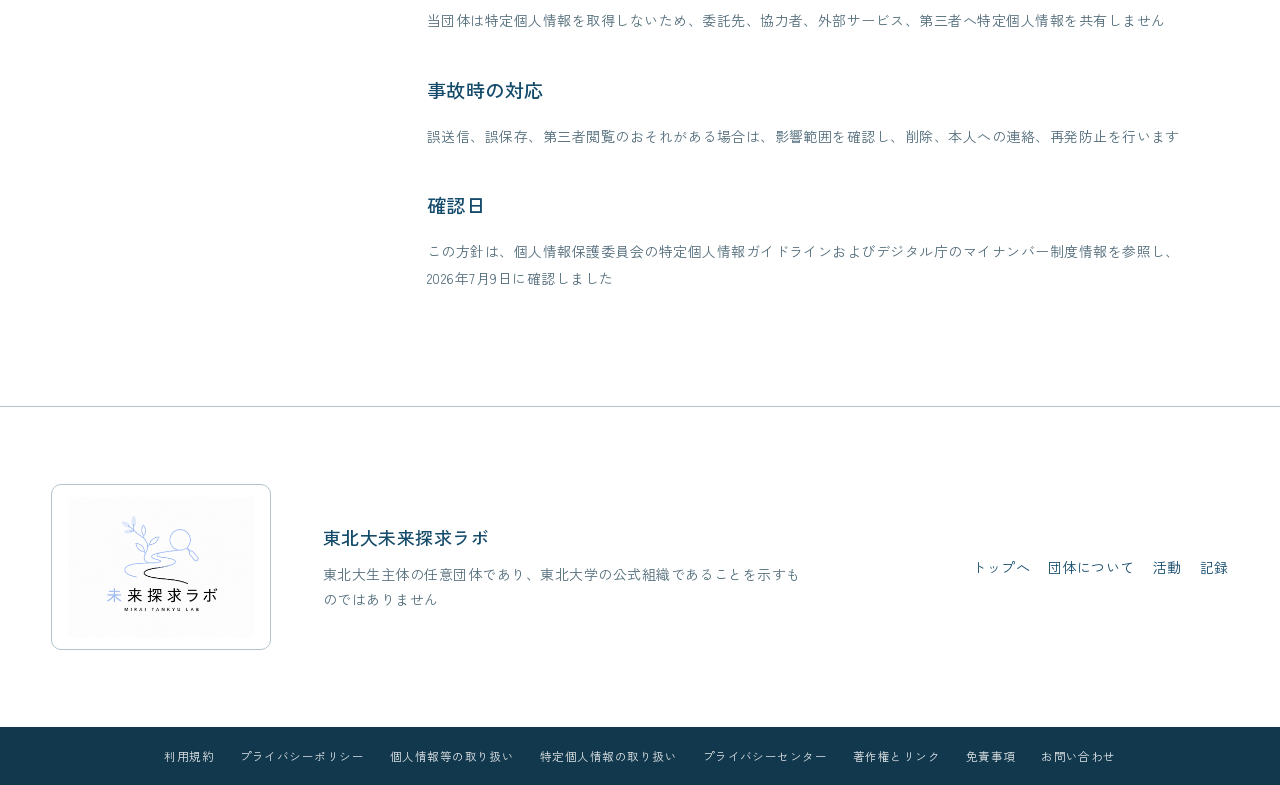
<file: specific-personal-information.html>
<!doctype html>
<html lang="ja">
  <head>
    <meta charset="utf-8" />
    <meta name="viewport" content="width=device-width, initial-scale=1" />
    <title>特定個人情報の取り扱いについて | 東北大未来探求ラボ</title>
    <meta name="description" content="東北大未来探求ラボの個人番号および特定個人情報の取り扱い方針です" />
    <link rel="icon" type="image/png" href="./assets/mirai-tankyu-lab-logo.png" />
    <link rel="stylesheet" href="./styles.css" />
  </head>
  <body class="knot-site knot-page" data-page="specific-personal-information">
    <div id="loading" aria-hidden="true"></div>
    <a href="#main" class="skip-link">本文へ移動</a>
    <button class="knot-menu" type="button" data-knot-menu aria-controls="globalNavi" aria-expanded="false"><span></span><span></span><span></span><i>menu</i></button>
    <nav id="globalNavi" class="knot-nav" aria-label="主要ナビゲーション">
      <div class="knot-nav-inner"><a href="./index.html">トップ</a><a href="./about.html">団体について</a><a href="./activities.html">活動</a><a href="./records.html">記録</a></div>
      <p>東北大生主体の任意団体</p>
    </nav>
    <main id="main">
      <section class="knot-sub-hero legal-hero">
        <div><p class="knot-label">Specific Personal Information</p><h1 data-target data-slideup>特定個人情報の取り扱いについて</h1></div>
        <div class="knot-sub-image" data-target data-blur><img src="./assets/hero-inquiry/path-line.png" alt="" /></div>
      </section>
      <section class="knot-section">
        <div class="knot-row">
          <aside class="knot-sticky"><h2 class="knot-page-title" data-target data-slideup><span>( my number )</span><strong>個人番号を含む情報</strong></h2></aside>
          <div class="knot-row-main legal-document" data-target data-slideup>
            <p>特定個人情報とは、個人番号を内容に含む個人情報をいい、当団体は、個人番号および特定個人情報を取得、利用、保管しません</p>
            <h2>提出の禁止</h2>
            <p>問い合わせ、取材、活動参加、応募、掲載確認、その他の連絡において、個人番号、個人番号カードの写し、通知カードの写し、個人番号が記載された書類を送信または提出しないでください</p>
            <h2>取得しない情報</h2>
            <p>当団体は、税務、社会保障、災害対策その他の番号法上の事務を行うために個人番号を取得する運用を行いません</p>
            <h2>誤送信があった場合</h2>
            <p>誤って特定個人情報が送信された場合、内容を利用せず、確認に必要な範囲を除いて速やかに削除します</p>
            <h2>保存しない運用</h2>
            <p>誤送信された特定個人情報を、活動資料、取材記録、名簿、記事素材、共有フォルダ、バックナンバー、広報素材として保存しません</p>
            <h2>再提出の依頼</h2>
            <p>本人確認や支払い等に必要な情報を確認する場合でも、個人番号を含まない方法で再提出を依頼します</p>
            <h2>委託先への共有</h2>
            <p>当団体は特定個人情報を取得しないため、委託先、協力者、外部サービス、第三者へ特定個人情報を共有しません</p>
            <h2>事故時の対応</h2>
            <p>誤送信、誤保存、第三者閲覧のおそれがある場合は、影響範囲を確認し、削除、本人への連絡、再発防止を行います</p>
            <h2>確認日</h2>
            <p>この方針は、個人情報保護委員会の特定個人情報ガイドラインおよびデジタル庁のマイナンバー制度情報を参照し、2026年7月9日に確認しました</p>
          </div>
        </div>
      </section>
    </main>
    <footer class="knot-footer">
      <div class="knot-footer-mark"><img src="./assets/mirai-tankyu-lab-logo.png" alt="未来探求ラボ" /></div>
      <div><strong>東北大未来探求ラボ</strong><p>東北大生主体の任意団体であり、東北大学の公式組織であることを示すものではありません</p></div>
      <nav aria-label="Footer navigation"><a href="./index.html">&#x30c8;&#x30c3;&#x30d7;&#x3078;</a><a href="./about.html">&#x56e3;&#x4f53;&#x306b;&#x3064;&#x3044;&#x3066;</a><a href="./activities.html">&#x6d3b;&#x52d5;</a><a href="./records.html">&#x8a18;&#x9332;</a></nav>
    </footer>
    <nav class="knot-legal-footer" aria-label="Policy navigation">
      <a href="./terms.html">&#x5229;&#x7528;&#x898f;&#x7d04;</a>
      <a href="./privacy.html">&#x30d7;&#x30e9;&#x30a4;&#x30d0;&#x30b7;&#x30fc;&#x30dd;&#x30ea;&#x30b7;&#x30fc;</a>
      <a href="./personal-information.html">&#x500b;&#x4eba;&#x60c5;&#x5831;&#x7b49;&#x306e;&#x53d6;&#x308a;&#x6271;&#x3044;</a>
      <a href="./specific-personal-information.html">&#x7279;&#x5b9a;&#x500b;&#x4eba;&#x60c5;&#x5831;&#x306e;&#x53d6;&#x308a;&#x6271;&#x3044;</a>
      <a href="./privacy-center.html">&#x30d7;&#x30e9;&#x30a4;&#x30d0;&#x30b7;&#x30fc;&#x30bb;&#x30f3;&#x30bf;&#x30fc;</a>
      <a href="./copyright-link.html">&#x8457;&#x4f5c;&#x6a29;&#x3068;&#x30ea;&#x30f3;&#x30af;</a>
      <a href="./disclaimer.html">&#x514d;&#x8cac;&#x4e8b;&#x9805;</a>
      <a href="./contact.html">&#x304a;&#x554f;&#x3044;&#x5408;&#x308f;&#x305b;</a>
    </nav>
    <script src="./script.js"></script>
  </body>
</html>
</file>
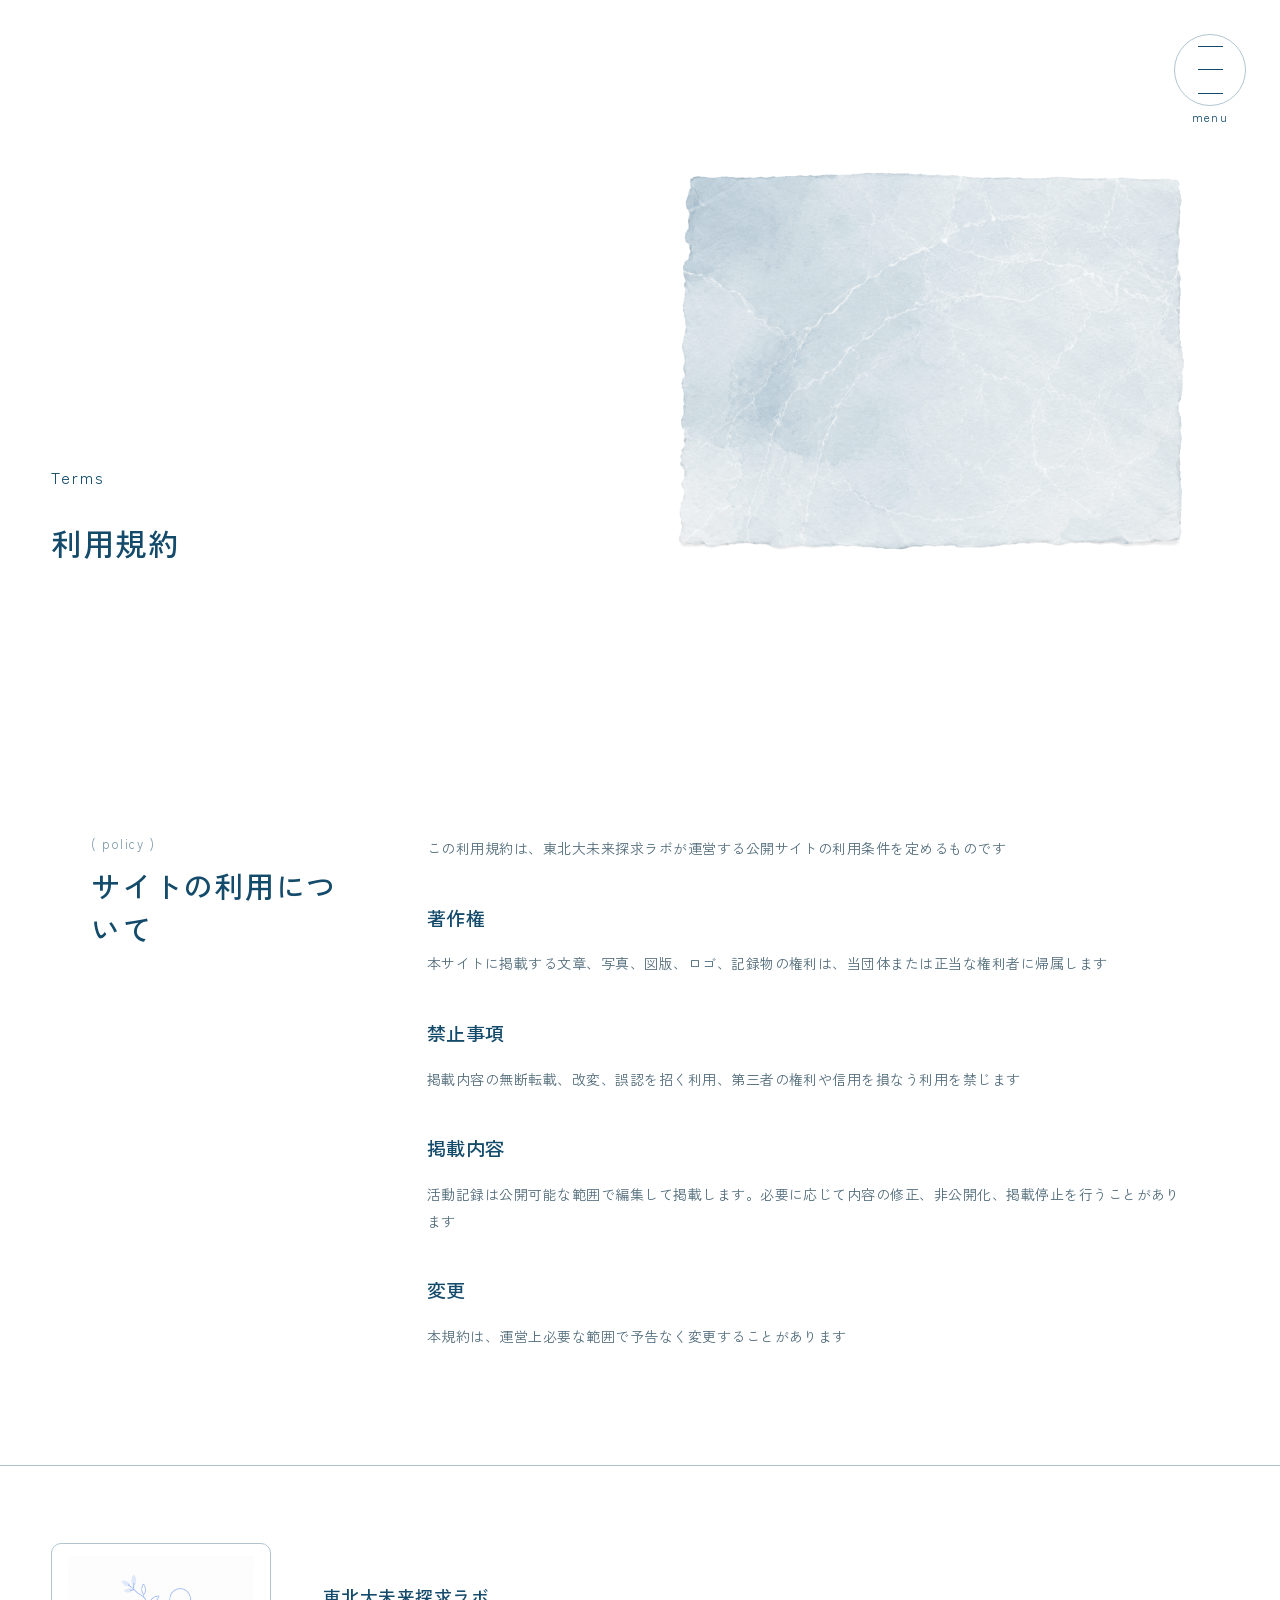
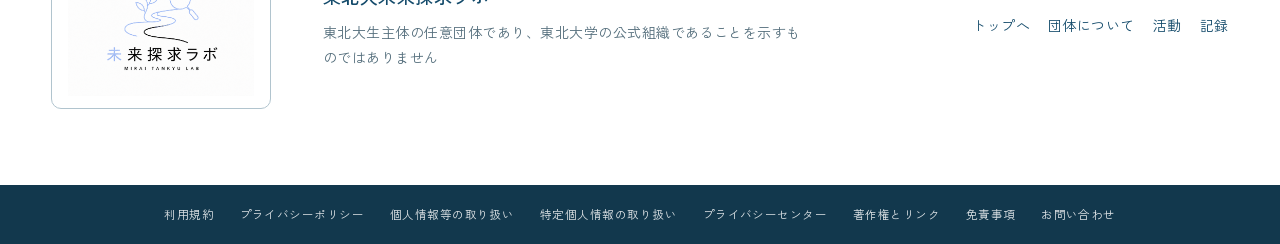
<file: terms.html>
﻿<!doctype html>
<html lang="ja">
  <head>
    <meta charset="utf-8" />
    <meta name="viewport" content="width=device-width, initial-scale=1" />
    <title>利用規約 | 東北大未来探求ラボ</title>
    <meta name="description" content="東北大未来探求ラボの公開サイト利用規約です" />
    <link rel="icon" type="image/png" href="./assets/mirai-tankyu-lab-logo.png" />
    <link rel="stylesheet" href="./styles.css" />
  </head>
  <body class="knot-site knot-page" data-page="terms">
    <div id="loading" aria-hidden="true"></div>
    <a href="#main" class="skip-link">本文へ移動</a>

    <button class="knot-menu" type="button" data-knot-menu aria-controls="globalNavi" aria-expanded="false">
      <span></span>
      <span></span>
      <span></span>
      <i>menu</i>
    </button>

    <nav id="globalNavi" class="knot-nav" aria-label="主要ナビゲーション">
      <div class="knot-nav-inner">
        <a href="./index.html">トップ</a>
        <a href="./about.html">団体について</a>
        <a href="./activities.html">活動</a>
        <a href="./records.html">記録</a>
      </div>
      <p>東北大生主体の任意団体</p>
    </nav>

    <main id="main">
      <section class="knot-sub-hero legal-hero">
        <div>
          <p class="knot-label">Terms</p>
          <h1 data-target data-slideup>利用規約</h1>
        </div>
        <div class="knot-sub-image" data-target data-blur>
          <img src="./assets/hero-inquiry/blue-paper.png" alt="" />
        </div>
      </section>

      <section class="knot-section">
        <div class="knot-row">
          <aside class="knot-sticky">
            <h2 class="knot-page-title" data-target data-slideup>
              <span>( policy )</span>
              <strong>サイトの利用について</strong>
            </h2>
          </aside>
          <div class="knot-row-main legal-document" data-target data-slideup>
            <p>この利用規約は、東北大未来探求ラボが運営する公開サイトの利用条件を定めるものです</p>
            <h2>著作権</h2>
            <p>本サイトに掲載する文章、写真、図版、ロゴ、記録物の権利は、当団体または正当な権利者に帰属します</p>
            <h2>禁止事項</h2>
            <p>掲載内容の無断転載、改変、誤認を招く利用、第三者の権利や信用を損なう利用を禁じます</p>
            <h2>掲載内容</h2>
            <p>活動記録は公開可能な範囲で編集して掲載します。必要に応じて内容の修正、非公開化、掲載停止を行うことがあります</p>
            <h2>変更</h2>
            <p>本規約は、運営上必要な範囲で予告なく変更することがあります</p>
          </div>
        </div>
      </section>
    </main>

    <footer class="knot-footer">
      <div class="knot-footer-mark"><img src="./assets/mirai-tankyu-lab-logo.png" alt="未来探求ラボ" /></div>
      <div>
        <strong>東北大未来探求ラボ</strong>
        <p>東北大生主体の任意団体であり、東北大学の公式組織であることを示すものではありません</p>
      </div>
      <nav aria-label="Footer navigation">
        <a href="./index.html">&#x30c8;&#x30c3;&#x30d7;&#x3078;</a>
        <a href="./about.html">&#x56e3;&#x4f53;&#x306b;&#x3064;&#x3044;&#x3066;</a>
        <a href="./activities.html">&#x6d3b;&#x52d5;</a>
        <a href="./records.html">&#x8a18;&#x9332;</a>
      </nav>
    </footer>
    <nav class="knot-legal-footer" aria-label="Policy navigation">
      <a href="./terms.html">&#x5229;&#x7528;&#x898f;&#x7d04;</a>
      <a href="./privacy.html">&#x30d7;&#x30e9;&#x30a4;&#x30d0;&#x30b7;&#x30fc;&#x30dd;&#x30ea;&#x30b7;&#x30fc;</a>
      <a href="./personal-information.html">&#x500b;&#x4eba;&#x60c5;&#x5831;&#x7b49;&#x306e;&#x53d6;&#x308a;&#x6271;&#x3044;</a>
      <a href="./specific-personal-information.html">&#x7279;&#x5b9a;&#x500b;&#x4eba;&#x60c5;&#x5831;&#x306e;&#x53d6;&#x308a;&#x6271;&#x3044;</a>
      <a href="./privacy-center.html">&#x30d7;&#x30e9;&#x30a4;&#x30d0;&#x30b7;&#x30fc;&#x30bb;&#x30f3;&#x30bf;&#x30fc;</a>
      <a href="./copyright-link.html">&#x8457;&#x4f5c;&#x6a29;&#x3068;&#x30ea;&#x30f3;&#x30af;</a>
      <a href="./disclaimer.html">&#x514d;&#x8cac;&#x4e8b;&#x9805;</a>
      <a href="./contact.html">&#x304a;&#x554f;&#x3044;&#x5408;&#x308f;&#x305b;</a>
    </nav>




    <script src="./script.js"></script>
  </body>
</html>
</file>
<file: styles.css>
:root {
  --ink: #101412;
  --muted: #59625d;
  --paper: #ffffff;
  --surface: #ffffff;
  --line: #e2e2dc;
  --deep: #153c35;
  --aqua: #2d9c89;
  --brick: #b84d34;
  --sky: #9fc7d3;
  --max: 1180px;
  --gutter: clamp(22px, 4.2vw, 56px);
  --section-y: clamp(84px, 9vw, 136px);
  --opening-ease: cubic-bezier(0.22, 1, 0.36, 1);
  --opening-exit: cubic-bezier(0.83, 0, 0.17, 1);
}

* {
  box-sizing: border-box;
}

html {
  scroll-behavior: smooth;
}

body {
  margin: 0;
  background: var(--paper);
  color: var(--ink);
  font-family: "Yu Gothic", "Hiragino Kaku Gothic ProN", "Meiryo", system-ui, sans-serif;
  line-height: 1.75;
  letter-spacing: 0;
}

body.is-loading {
  overflow: hidden;
}

.preloader {
  position: fixed;
  inset: 0;
  z-index: 9999;
  display: grid;
  place-items: center;
  overflow: hidden;
  background: transparent;
  color: #ffffff;
  isolation: isolate;
  visibility: visible;
  transition: visibility 0s linear 980ms;
}

.preloader::before,
.preloader::after {
  position: absolute;
  right: 0;
  left: 0;
  z-index: 0;
  height: 50.5%;
  background: #000000;
  content: "";
  transition: transform 980ms var(--opening-exit);
  will-change: transform;
}

.preloader::before {
  top: 0;
  transform-origin: 50% 0;
}

.preloader::after {
  bottom: 0;
  transform-origin: 50% 100%;
}

.preloader.is-hidden {
  visibility: hidden;
  pointer-events: none;
}

.preloader.is-hidden::before {
  transform: translateY(-101%);
}

.preloader.is-hidden::after {
  transform: translateY(101%);
}

.opening-mark {
  display: grid;
  position: relative;
  z-index: 1;
  width: min(34vw, 168px);
  height: min(34vw, 168px);
  place-items: center;
  color: #ffffff;
  opacity: 0;
  transform: translateZ(0) scale(0.94);
  animation: openingMark 1880ms var(--opening-ease) both;
  will-change: opacity, transform;
}

.future-sigil {
  display: block;
  width: clamp(92px, 13vw, 154px);
  height: clamp(92px, 13vw, 154px);
  overflow: visible;
  transform: translateZ(0);
}

.future-sigil-body {
  transform-origin: 50% 50%;
  stroke-dasharray: 312;
  animation: sigilResolve 1880ms var(--opening-ease) both;
  will-change: stroke-dashoffset, transform;
}

.future-sigil-slit {
  opacity: 0.72;
  transform-origin: 50% 50%;
  animation: sigilSlit 1880ms var(--opening-ease) both;
  will-change: opacity, stroke-dashoffset;
}

.future-sigil-point {
  transform-box: fill-box;
  transform-origin: center;
  animation: sigilPoint 1880ms var(--opening-ease) both;
  will-change: opacity, transform;
}

.preloader.is-hidden .opening-mark {
  opacity: 0;
  transform: translateZ(0) scale(0.9);
  transition:
    opacity 360ms var(--opening-exit),
    transform 520ms var(--opening-exit);
}

body:not(.is-loading) .site-header,
body:not(.is-loading) .top-strip,
body:not(.is-loading) .hero-copy,
body:not(.is-loading) .slideshow-shell,
body:not(.is-loading) .impact-panel,
body:not(.is-loading) .impact-news {
  animation: siteReveal 960ms var(--opening-ease) both;
}

body:not(.is-loading) .top-strip {
  animation-delay: 60ms;
}

body:not(.is-loading) .hero-copy {
  animation-delay: 120ms;
}

body:not(.is-loading) .slideshow-shell {
  animation-delay: 180ms;
}

body:not(.is-loading) .impact-panel {
  animation-delay: 120ms;
}

body:not(.is-loading) .impact-news {
  animation-delay: 220ms;
}

.hero-copy {
  position: relative;
  z-index: 7;
  max-width: 390px;
}

@keyframes openingMark {
  0% {
    opacity: 0;
    transform: translateZ(0) scale(0.92);
  }
  34%, 82% {
    opacity: 1;
    transform: translateZ(0) scale(1);
  }
  100% {
    opacity: 0.96;
    transform: translateZ(0) scale(0.985);
  }
}

@keyframes sigilResolve {
  0% {
    stroke-dashoffset: 312;
    transform: translateY(4px) scale(0.94);
  }
  42%, 82% {
    stroke-dashoffset: 0;
    transform: translateY(0) scale(1);
  }
  100% {
    stroke-dashoffset: 0;
    transform: translateY(0) scale(0.96);
  }
}

@keyframes sigilSlit {
  0%, 30% {
    opacity: 0;
    stroke-dasharray: 1 96;
    stroke-dashoffset: 44;
  }
  58%, 82% {
    opacity: 0.72;
    stroke-dasharray: 96 96;
    stroke-dashoffset: 0;
  }
  100% {
    opacity: 0.58;
    stroke-dasharray: 96 96;
    stroke-dashoffset: 0;
  }
}

@keyframes sigilPoint {
  0%, 38% {
    opacity: 0;
    transform: scale(0.72);
  }
  62%, 82% {
    opacity: 1;
    transform: scale(1);
  }
  100% {
    opacity: 0.92;
    transform: scale(0.9);
  }
}

@keyframes siteReveal {
  from {
    opacity: 0;
    transform: translateY(10px);
  }
  to {
    opacity: 1;
    transform: translateY(0);
  }
}

@media (prefers-reduced-motion: reduce) {
  .preloader,
  .preloader::before,
  .preloader::after,
  .opening-mark,
  .future-sigil-body,
  .future-sigil-slit,
  .future-sigil-point,
  .preloader.is-hidden .opening-mark,
  body:not(.is-loading) .site-header,
  body:not(.is-loading) .top-strip,
  body:not(.is-loading) .hero-copy,
  body:not(.is-loading) .slideshow-shell,
  body:not(.is-loading) .impact-panel,
  body:not(.is-loading) .impact-news,
  .flow-track {
    animation: none;
    transition: none;
  }
}

img {
  display: block;
  max-width: 100%;
}

a {
  color: inherit;
  text-decoration: none;
}

button,
select {
  font: inherit;
}

.site-header {
  position: sticky;
  top: 0;
  z-index: 20;
  display: grid;
  grid-template-columns: minmax(300px, 1fr) auto minmax(190px, 0.36fr);
  align-items: center;
  gap: 28px;
  min-height: 92px;
  padding: 14px 30px;
  background: rgba(255, 255, 255, 0.94);
  border-bottom: 1px solid var(--line);
  backdrop-filter: blur(10px);
}

.brand {
  display: inline-flex;
  align-items: center;
  gap: 12px;
  min-width: 0;
}

.brand-mark {
  display: grid;
  width: 48px;
  height: 48px;
  place-items: center;
  background: var(--ink);
  color: var(--surface);
  font-weight: 700;
}

.brand strong,
.site-footer strong {
  display: block;
  font-size: 17px;
  line-height: 1.2;
}

.brand small {
  color: var(--muted);
  font-size: 14px;
}

.header-nav {
  display: flex;
  align-items: center;
  gap: 22px;
  font-size: 14px;
}

.header-nav a {
  flex: 0 0 auto;
  white-space: nowrap;
  border-bottom: 1px solid transparent;
}

.header-nav a:hover,
.header-nav a:focus-visible,
.header-nav a[aria-current="page"] {
  border-color: var(--ink);
}

.official-note {
  justify-self: end;
  margin: 0;
  color: var(--muted);
  font-size: 14px;
}

.top-strip {
  display: flex;
  justify-content: center;
  gap: clamp(18px, 4vw, 60px);
  padding: 14px var(--gutter);
  border-bottom: 1px solid var(--line);
  color: var(--muted);
  font-size: 14px;
  white-space: nowrap;
  overflow-x: auto;
}

.top-strip a {
  flex: 0 0 auto;
  border-bottom: 1px solid transparent;
}

.top-strip a:hover,
.top-strip a:focus-visible {
  color: var(--ink);
  border-color: var(--ink);
}

.section-band,
.section-pad {
  max-width: var(--max);
  margin: 0 auto;
  padding: var(--section-y) var(--gutter);
}

.page-hero {
  display: grid;
  grid-template-columns: minmax(280px, 0.76fr) minmax(320px, 1fr);
  gap: clamp(28px, 7vw, 92px);
  align-items: end;
  min-height: 420px;
  border-bottom: 1px solid var(--line);
}

.page-hero h1 {
  max-width: 720px;
  font-size: clamp(32px, 4.5vw, 56px);
}

.page-hero p:last-child {
  max-width: 560px;
  margin: 0;
  color: var(--muted);
  font-size: 18px;
}

.hero {
  position: relative;
  display: grid;
  grid-template-columns: minmax(170px, 0.56fr) minmax(300px, 0.94fr) minmax(300px, 1.1fr) minmax(170px, 0.56fr);
  gap: clamp(16px, 3vw, 34px);
  align-items: center;
  min-height: min(760px, calc(100svh - 124px));
  padding: clamp(68px, 7vw, 104px) var(--gutter) clamp(58px, 7vw, 96px);
}

.watermark {
  position: absolute;
  left: 50%;
  bottom: 64px;
  z-index: -1;
  margin: 0;
  color: rgba(16, 20, 18, 0.055);
  font-family: Georgia, serif;
  font-size: clamp(88px, 18vw, 240px);
  font-weight: 700;
  line-height: 0.8;
  transform: translateX(-50%);
  white-space: nowrap;
}

.eyebrow {
  margin: 0 0 14px;
  color: var(--brick);
  font-size: 14px;
  font-weight: 700;
  letter-spacing: 0.08em;
  text-transform: uppercase;
}

h1,
h2,
h3,
p {
  overflow-wrap: anywhere;
}

h1 {
  margin: 0;
  font-family: inherit;
  font-size: clamp(34px, 4vw, 48px);
  font-weight: 700;
  line-height: 1.16;
}

.hero-title {
  font-size: clamp(28px, 2.8vw, 32px);
  line-height: 1.28;
  font-weight: 700;
  overflow-wrap: normal;
  word-break: keep-all;
}

.hero-title span {
  display: block;
}

.hero-slideshow .hero-lead {
  max-width: 300px;
}

h2 {
  margin: 0;
  font-family: inherit;
  font-size: clamp(27px, 3.2vw, 42px);
  font-weight: 700;
  line-height: 1.32;
}

h3 {
  margin: 0;
  font-size: 22px;
  line-height: 1.35;
}

.hero-lead {
  max-width: 560px;
  margin: 30px 0 0;
  color: #27312d;
  font-size: 18px;
}

.hero-actions {
  display: flex;
  flex-wrap: wrap;
  gap: 18px;
  align-items: center;
  margin-top: 38px;
}

.primary-link,
.text-link,
.question-machine button {
  display: inline-flex;
  min-height: 48px;
  align-items: center;
  justify-content: center;
  border: 1px solid var(--ink);
}

.primary-link {
  padding: 0 24px;
  background: var(--ink);
  color: var(--surface);
}

.primary-link:hover,
.primary-link:focus-visible,
.question-machine button:hover,
.question-machine button:focus-visible {
  background: var(--deep);
  border-color: var(--deep);
}

.text-link {
  border-color: transparent;
  border-bottom-color: var(--ink);
}

.hero-card {
  position: relative;
  min-height: 330px;
  background: var(--surface);
  border: 1px solid var(--line);
  overflow: hidden;
}

.hero-card img {
  width: 100%;
  height: 100%;
  min-height: inherit;
  object-fit: cover;
  filter: saturate(0.86) contrast(1.02);
}

.hero-card > div {
  position: absolute;
  right: 0;
  bottom: 0;
  left: auto;
  width: min(84%, 320px);
  padding: 20px;
  background: var(--surface);
  border-top: 1px solid var(--line);
  border-left: 1px solid var(--line);
}

.hero-card-left,
.hero-card-right {
  min-height: 380px;
}

.hero-card-main {
  min-height: 560px;
}

.hero-card-left {
  transform: translateY(-26px);
}

.hero-card-right {
  transform: translateY(34px);
}

.hero-card span,
.question-card span,
.roadmap-list span,
.backnumber-item time {
  display: block;
  color: var(--brick);
  font-size: 14px;
  font-weight: 700;
  letter-spacing: 0.08em;
  text-transform: uppercase;
}

.hero-card strong {
  display: block;
  margin-top: 6px;
  line-height: 1.55;
}

.hero-slideshow {
  grid-template-columns: minmax(280px, 0.72fr) minmax(620px, 1.28fr);
  gap: clamp(24px, 5vw, 70px);
  align-items: center;
  overflow: hidden;
}

.slideshow-shell {
  position: relative;
  overflow: hidden;
  min-height: 590px;
}

.slide-stage {
  position: relative;
  height: 590px;
}

.slide-card {
  position: absolute;
  top: 50%;
  left: 50%;
  display: flex;
  flex-direction: column;
  width: min(62%, 520px);
  height: 560px;
  background: var(--surface);
  border: 1px solid var(--line);
  opacity: 0;
  overflow: hidden;
  pointer-events: none;
  transform: translate(-50%, -50%) scale(0.82);
  transition:
    transform 560ms ease,
    opacity 560ms ease,
    filter 560ms ease;
}

.slide-card.is-active {
  z-index: 3;
  opacity: 1;
  pointer-events: auto;
  transform: translate(-50%, -50%) scale(1);
}

.slide-card.is-prev {
  z-index: 2;
  opacity: 0.72;
  transform: translate(-128%, -50%) scale(0.78);
  filter: saturate(0.8);
}

.slide-card.is-next {
  z-index: 2;
  opacity: 0.72;
  transform: translate(28%, -50%) scale(0.78);
  filter: saturate(0.8);
}

.slide-card.is-hidden {
  opacity: 0;
  transform: translate(-50%, -50%) scale(0.72);
}

.slide-card img {
  width: 100%;
  min-height: 0;
  height: auto;
  flex: 1 1 auto;
  object-fit: cover;
  filter: saturate(0.86) contrast(1.02);
}

.slide-card > div {
  position: relative;
  width: 100%;
  padding: 20px 22px;
  background: var(--surface);
  border-top: 1px solid var(--line);
}

.slide-card:not(.is-active) > div {
  display: none;
}

.slide-card span {
  display: block;
  color: var(--brick);
  font-size: 14px;
  font-weight: 700;
  letter-spacing: 0.08em;
  text-transform: uppercase;
}

.slide-card strong {
  display: block;
  margin-top: 6px;
  line-height: 1.55;
}

.slider-arrow {
  position: absolute;
  top: 50%;
  z-index: 5;
  display: grid;
  width: 48px;
  height: 48px;
  place-items: center;
  background: var(--surface);
  border: 1px solid var(--ink);
  color: var(--ink);
  cursor: pointer;
  transform: translateY(-50%);
}

.slider-arrow:hover,
.slider-arrow:focus-visible {
  background: var(--ink);
  color: var(--surface);
}

.slider-arrow-prev {
  left: 4px;
}

.slider-arrow-next {
  right: 4px;
}

.slide-dots {
  position: absolute;
  right: 0;
  bottom: 0;
  left: 0;
  z-index: 6;
  display: flex;
  justify-content: center;
  gap: 10px;
}

.slide-dots button {
  width: 34px;
  height: 4px;
  padding: 0;
  background: var(--line);
  border: 0;
  cursor: pointer;
}

.slide-dots button.is-active {
  background: var(--ink);
}

.hero-impact {
  display: block;
  max-width: none;
  min-height: auto;
  padding: 30px 30px 0;
}

.impact-panel {
  position: relative;
  display: grid;
  grid-template-columns: minmax(420px, 0.5fr) minmax(0, 0.5fr);
  min-height: min(510px, calc(100svh - 184px));
  max-width: none;
  margin: 0 auto;
  overflow: hidden;
  background: #fbfde9;
  border: 1px solid #eff1d8;
  border-radius: 8px 8px 0 0;
}

.impact-panel::after {
  position: absolute;
  right: -9vw;
  bottom: -12vw;
  width: min(38vw, 520px);
  aspect-ratio: 1;
  border: 1px solid rgba(16, 20, 18, 0.06);
  border-radius: 50%;
  content: "";
}

.impact-copy {
  position: relative;
  z-index: 4;
  display: grid;
  align-content: center;
  padding: clamp(36px, 5vw, 58px) 0 clamp(36px, 5vw, 58px) clamp(36px, 5vw, 72px);
}

.impact-kicker {
  margin: 0 0 clamp(22px, 3vw, 38px);
  color: var(--brick);
  font-size: 14px;
  font-weight: 700;
  letter-spacing: 0.08em;
  text-transform: uppercase;
}

.impact-title {
  max-width: 620px;
  font-size: clamp(44px, 5.2vw, 68px);
  font-weight: 800;
  line-height: 1.1;
  letter-spacing: 0;
}

.impact-title span {
  display: block;
}

.impact-lead {
  max-width: 430px;
  margin: clamp(24px, 3vw, 36px) 0 0;
  color: #27312d;
  font-size: clamp(16px, 1.5vw, 20px);
  line-height: 2;
}

.impact-link {
  display: inline-flex;
  width: fit-content;
  min-height: 46px;
  align-items: center;
  margin-top: clamp(28px, 4vw, 46px);
  padding: 0 18px;
  background: var(--surface);
  border: 1px solid rgba(16, 20, 18, 0.08);
  box-shadow: 0 1px 0 rgba(16, 20, 18, 0.04);
  font-size: 18px;
  font-weight: 700;
}

.impact-link::after {
  display: grid;
  width: 18px;
  height: 18px;
  margin-left: 12px;
  place-items: center;
  border-radius: 50%;
  background: var(--brick);
  color: var(--surface);
  content: "›";
  font-size: 16px;
  line-height: 1;
}

.impact-link:hover,
.impact-link:focus-visible {
  border-color: var(--ink);
}

.impact-visual {
  position: relative;
  min-height: 510px;
  overflow: hidden;
}

.impact-count {
  position: absolute;
  top: 18px;
  right: 24px;
  z-index: 6;
  display: flex;
  gap: 10px;
  margin: 0;
  color: #59625d;
  font-size: 13px;
  line-height: 1;
}

.impact-count span {
  opacity: 0.52;
}

.flow-viewport {
  position: absolute;
  inset: 0;
  display: flex;
  align-items: center;
  overflow: hidden;
}

.flow-viewport::before,
.flow-viewport::after {
  position: absolute;
  top: 0;
  bottom: 0;
  z-index: 3;
  width: 52px;
  pointer-events: none;
  content: "";
}

.flow-viewport::before {
  left: 0;
  background: linear-gradient(90deg, #fbfde9 0%, rgba(251, 253, 233, 0) 100%);
}

.flow-viewport::after {
  right: 0;
  background: linear-gradient(270deg, #fbfde9 0%, rgba(251, 253, 233, 0) 100%);
}

.flow-track {
  display: flex;
  width: max-content;
  align-items: center;
  gap: clamp(12px, 1.6vw, 24px);
  padding-left: 0;
  transform: translate3d(var(--flow-offset, 0px), 0, 0);
  will-change: transform;
}

.flow-card {
  flex: 0 0 auto;
  margin: 0;
  overflow: hidden;
  background: #edf0e5;
}

.flow-card img {
  width: 100%;
  height: 100%;
  color: transparent;
  object-fit: cover;
  filter: saturate(0.94) contrast(1.03);
}

.flow-card:nth-child(4n + 1) img {
  object-position: 26% 50%;
}

.flow-card:nth-child(4n + 2) img {
  object-position: 52% 50%;
}

.flow-card:nth-child(4n + 3) img {
  object-position: 76% 50%;
}

.flow-card:nth-child(4n + 4) img {
  object-position: 40% 50%;
}

.flow-card-circle {
  width: clamp(168px, 17vw, 232px);
  height: clamp(168px, 17vw, 232px);
  border-radius: 50%;
}

.flow-card-rect {
  width: clamp(236px, 23vw, 320px);
  height: clamp(168px, 18vw, 246px);
}

.flow-card:nth-child(4n + 2) {
  transform: translateY(-18px);
}

.flow-card:nth-child(4n + 3) {
  transform: translateY(22px);
}

.flow-card:nth-child(4n + 4) {
  transform: translateY(-4px);
}

.impact-news {
  display: grid;
  grid-template-columns: repeat(3, minmax(0, 1fr));
  max-width: none;
  margin: 0 auto;
  border-right: 1px solid var(--line);
  border-left: 1px solid var(--line);
}

.impact-news a {
  display: grid;
  gap: 8px;
  min-height: 74px;
  align-content: center;
  padding: 14px 20px;
  background:
    radial-gradient(circle at 0 0, rgba(16, 20, 18, 0.035) 0 34px, transparent 35px),
    var(--surface);
  border-bottom: 1px solid var(--line);
  color: var(--ink);
  font-size: 14px;
  line-height: 1.5;
}

.impact-news a + a {
  border-left: 1px solid var(--line);
}

.impact-news span {
  color: var(--brick);
  font-size: 13px;
  font-weight: 700;
  letter-spacing: 0.08em;
  text-transform: uppercase;
}

.section-bar {
  display: grid;
  grid-template-columns: minmax(120px, 0.3fr) minmax(0, 1fr);
  gap: 18px;
  align-items: center;
  margin-bottom: 42px;
  padding: 16px 20px;
  background: #050706;
  color: var(--surface);
}

.section-bar span {
  color: #d7dedb;
  font-size: 14px;
  letter-spacing: 0.08em;
  text-transform: uppercase;
}

.section-bar strong {
  font-size: 15px;
}

.section-heading {
  display: grid;
  grid-template-columns: minmax(260px, 0.75fr) minmax(300px, 1fr);
  gap: clamp(24px, 6vw, 80px);
  align-items: end;
  margin-bottom: clamp(42px, 6vw, 76px);
}

.section-heading.narrow {
  display: block;
  max-width: 720px;
}

.section-heading p:last-child {
  margin: 0;
  color: var(--muted);
}

.about-grid {
  display: grid;
  grid-template-columns: minmax(260px, 0.8fr) minmax(300px, 1fr);
  gap: clamp(28px, 6vw, 76px);
  align-items: start;
}

.statement {
  margin: 0;
  padding: 28px 0 28px 24px;
  border-left: 4px solid var(--aqua);
  font-size: clamp(24px, 3vw, 38px);
  line-height: 1.45;
}

.value-list {
  display: grid;
  gap: 0;
  border-top: 1px solid var(--line);
}

.value-list span {
  padding: 22px 0;
  border-bottom: 1px solid var(--line);
  font-size: 18px;
}

.necessity {
  padding-top: clamp(40px, 6vw, 86px);
}

.necessity-grid {
  display: grid;
  grid-template-columns: repeat(4, minmax(0, 1fr));
  gap: 1px;
  background: var(--line);
  border: 1px solid var(--line);
}

.necessity-grid article {
  display: grid;
  min-height: 300px;
  align-content: start;
  padding: 30px 24px;
  background: var(--surface);
}

.necessity-grid span {
  display: inline-flex;
  width: fit-content;
  margin-bottom: 54px;
  padding-bottom: 4px;
  border-bottom: 1px solid var(--brick);
  color: var(--brick);
  font-size: 14px;
  font-weight: 700;
  letter-spacing: 0.08em;
  text-transform: uppercase;
}

.necessity-grid h3 {
  margin-bottom: 12px;
  font-size: 19px;
}

.necessity-grid p {
  margin: 0;
  color: var(--muted);
  font-size: 14px;
  line-height: 1.8;
}

.necessity-note {
  display: grid;
  grid-template-columns: minmax(220px, 0.45fr) minmax(0, 1fr);
  gap: clamp(20px, 4vw, 48px);
  margin-top: 34px;
  padding: 26px 28px;
  border: 1px solid var(--line);
  background:
    linear-gradient(90deg, rgba(45, 156, 137, 0.12) 0 1px, transparent 1px 100%),
    var(--surface);
  background-size: 24px 100%;
}

.necessity-note strong {
  font-size: 20px;
  line-height: 1.45;
}

.necessity-note p {
  margin: 0;
  color: var(--muted);
}

.belief {
  padding-top: clamp(36px, 6vw, 82px);
}

.belief-panel {
  display: grid;
  grid-template-columns: minmax(280px, 0.72fr) minmax(0, 1.28fr);
  gap: 1px;
  background: var(--line);
  border: 1px solid var(--line);
}

.belief-copy {
  display: grid;
  min-height: 360px;
  align-content: end;
  padding: clamp(30px, 4.8vw, 54px);
  background:
    linear-gradient(90deg, rgba(45, 156, 137, 0.1) 0 1px, transparent 1px 100%),
    var(--surface);
  background-size: 28px 100%;
}

.belief-copy h2 {
  font-size: clamp(28px, 3.2vw, 44px);
}

.belief-grid {
  display: grid;
  grid-template-columns: repeat(3, minmax(0, 1fr));
  gap: 1px;
  background: var(--line);
}

.belief-grid article {
  display: grid;
  min-height: 360px;
  align-content: start;
  padding: 30px 24px;
  background: var(--surface);
}

.belief-grid span {
  display: inline-flex;
  width: fit-content;
  margin-bottom: 70px;
  padding-bottom: 4px;
  border-bottom: 1px solid var(--brick);
  color: var(--brick);
  font-size: 14px;
  font-weight: 700;
  letter-spacing: 0.08em;
}

.belief-grid h3 {
  margin-bottom: 12px;
  font-size: 20px;
}

.belief-grid p {
  margin: 0;
  color: var(--muted);
  font-size: 15px;
  line-height: 1.85;
}

.editorial-lens {
  padding-top: clamp(36px, 6vw, 82px);
}

.lens-grid {
  display: grid;
  grid-template-columns: repeat(3, minmax(0, 1fr));
  gap: 1px;
  background: var(--line);
  border: 1px solid var(--line);
}

.lens-grid article {
  display: grid;
  min-height: 320px;
  align-content: start;
  padding: 30px 24px;
  background: var(--surface);
}

.lens-grid span {
  display: block;
  margin-bottom: 58px;
  color: var(--brick);
  font-family: Georgia, serif;
  font-size: 32px;
  font-weight: 700;
  line-height: 1;
}

.lens-grid h3 {
  margin-bottom: 12px;
  font-size: 19px;
}

.lens-grid p {
  margin: 0;
  color: var(--muted);
  font-size: 14px;
  line-height: 1.8;
}

.pillar-layout {
  display: grid;
  grid-template-columns: 320px minmax(0, 1fr);
  gap: clamp(28px, 5vw, 70px);
}

.pillar-rail {
  display: grid;
  align-self: start;
  border-top: 1px solid var(--line);
}

.pillar-tab {
  width: 100%;
  padding: 18px 0;
  background: transparent;
  border: 0;
  border-bottom: 1px solid var(--line);
  color: var(--muted);
  cursor: pointer;
  text-align: left;
}

.pillar-tab.is-active {
  color: var(--ink);
  font-weight: 700;
}

.pillar-panel {
  min-height: 420px;
  padding: clamp(34px, 5vw, 64px);
  background:
    linear-gradient(90deg, rgba(45, 156, 137, 0.14) 0 1px, transparent 1px 100%),
    var(--surface);
  background-size: 28px 100%;
  border: 1px solid var(--line);
}

.panel-index {
  margin: 0 0 84px;
  color: var(--brick);
  font-size: clamp(54px, 10vw, 120px);
  font-family: Georgia, serif;
  line-height: 0.8;
}

.pillar-panel > p:not(.panel-index) {
  max-width: 620px;
  margin: 18px 0 0;
  color: #26302c;
  font-size: 20px;
}

.pillar-panel dl {
  display: grid;
  grid-template-columns: repeat(2, minmax(0, 1fr));
  gap: 1px;
  margin: 42px 0 0;
  background: var(--line);
}

.pillar-panel dl div {
  padding: 20px;
  background: var(--surface);
}

.pillar-panel dt {
  font-weight: 700;
}

.pillar-panel dd {
  margin: 6px 0 0;
  color: var(--muted);
}

.mechanism {
  display: grid;
  grid-template-columns: minmax(280px, 0.76fr) minmax(320px, 1fr);
  gap: clamp(28px, 6vw, 74px);
  align-items: center;
}

.mechanism-copy p:last-child {
  color: var(--muted);
}

.question-machine {
  padding: clamp(30px, 4vw, 48px);
  background: var(--deep);
  color: var(--surface);
}

.question-machine label {
  display: block;
  margin-bottom: 12px;
  color: #dbe7e2;
  font-size: 14px;
}

.machine-controls {
  display: grid;
  grid-template-columns: minmax(0, 1fr) auto;
  gap: 10px;
}

.question-machine select,
.question-machine button {
  min-height: 48px;
  border: 1px solid rgba(255, 255, 255, 0.35);
}

.question-machine select {
  width: 100%;
  padding: 0 14px;
  background: #0f2d28;
  color: var(--surface);
}

.question-machine button {
  padding: 0 18px;
  background: var(--surface);
  color: var(--ink);
  cursor: pointer;
}

.question-card {
  margin-top: 26px;
  padding: 28px;
  background: var(--surface);
  color: var(--ink);
}

.question-card strong {
  display: block;
  margin-top: 12px;
  font-size: 20px;
  line-height: 1.6;
}

.question-card p {
  margin: 16px 0 0;
  color: var(--muted);
}

.backnumber-tools {
  display: flex;
  flex-wrap: wrap;
  gap: 8px;
  margin-bottom: 34px;
}

.filter-button {
  min-height: 40px;
  padding: 0 14px;
  background: transparent;
  border: 1px solid var(--line);
  cursor: pointer;
}

.filter-button.is-active,
.filter-button:hover,
.filter-button:focus-visible {
  background: var(--ink);
  border-color: var(--ink);
  color: var(--surface);
}

.backnumber-list {
  display: grid;
  grid-template-columns: repeat(auto-fit, minmax(250px, 1fr));
  gap: 1px;
  background: var(--line);
  border: 1px solid var(--line);
}

.content-list {
  display: grid;
  gap: 1px;
  background: var(--line);
  border: 1px solid var(--line);
}

.compact-list {
  grid-template-columns: repeat(3, minmax(0, 1fr));
}

.content-item {
  display: grid;
  grid-template-columns: minmax(220px, 0.42fr) minmax(0, 1fr);
  min-height: 260px;
  background: var(--surface);
}

.compact-list .content-item {
  grid-template-columns: 1fr;
}

.content-thumb {
  min-height: 220px;
  background: #ece8df;
  overflow: hidden;
}

.content-thumb img {
  width: 100%;
  height: 100%;
  min-height: 220px;
  object-fit: cover;
  filter: saturate(0.82) contrast(1.03);
}

.content-body {
  display: grid;
  align-content: start;
  padding: 28px;
}

.content-body .backnumber-meta {
  padding: 0;
  margin-bottom: 28px;
}

.content-body h3 {
  margin-bottom: 12px;
}

.content-body p {
  margin: 0;
  color: var(--muted);
}

.section-link {
  display: inline-flex;
  min-height: 44px;
  align-items: center;
  margin-top: 28px;
  border-bottom: 1px solid currentColor;
  font-weight: 700;
}

.backnumber-item {
  display: grid;
  grid-template-rows: auto 1fr auto;
  gap: 0;
  min-height: 430px;
  padding: 0;
  background: var(--surface);
}

.backnumber-thumb {
  position: relative;
  min-height: 190px;
  background: #ece8df;
  overflow: hidden;
}

.backnumber-thumb img {
  width: 100%;
  height: 100%;
  min-height: 190px;
  object-fit: cover;
  filter: saturate(0.82) contrast(1.03);
  transition: transform 500ms ease;
}

.backnumber-item:hover .backnumber-thumb img {
  transform: scale(1.035);
}

.backnumber-thumb::after {
  position: absolute;
  inset: 0;
  content: "";
  background: linear-gradient(180deg, transparent 45%, rgba(16, 20, 18, 0.5));
}

.backnumber-meta,
.backnumber-body,
.backnumber-footer {
  padding: 22px;
}

.backnumber-meta {
  display: flex;
  gap: 8px;
  align-items: center;
  justify-content: space-between;
  padding-bottom: 0;
}

.backnumber-item h3 {
  margin-bottom: 8px;
}

.backnumber-item p {
  margin: 0;
  color: var(--muted);
}

.status-chip {
  padding: 4px 10px;
  background: #edf6f2;
  color: var(--deep);
  border: 1px solid #c9dfd7;
  font-size: 14px;
  white-space: nowrap;
}

.feature {
  display: grid;
  grid-template-columns: minmax(280px, 0.8fr) minmax(320px, 1fr);
  gap: clamp(32px, 7vw, 92px);
  align-items: center;
  max-width: none;
  padding-right: max(var(--gutter), calc((100vw - var(--max)) / 2 + 56px));
  padding-left: max(var(--gutter), calc((100vw - var(--max)) / 2 + 56px));
  background:
    linear-gradient(120deg, rgba(16, 20, 18, 0.92), rgba(16, 20, 18, 0.72)),
    url("https://commons.wikimedia.org/wiki/Special:FilePath/Kawauchi%20Campus%20of%20Tohoku%20Univ.%2021st%20Feb%202025.jpg");
  background-position: center;
  background-size: cover;
  color: var(--surface);
}

.feature .eyebrow {
  color: var(--sky);
}

.feature-copy p:not(.eyebrow) {
  max-width: 620px;
  color: #d6dedb;
}

.dark-link {
  display: inline-flex;
  min-height: 44px;
  align-items: center;
  margin-top: 18px;
  border-bottom: 1px solid currentColor;
  color: var(--surface);
}

.feature-stack {
  display: grid;
  grid-template-columns: repeat(3, minmax(0, 1fr));
  gap: 1px;
  background: rgba(255, 255, 255, 0.28);
  border: 1px solid rgba(255, 255, 255, 0.28);
}

.feature-stack article {
  min-height: 330px;
  padding: 32px 26px;
  background: rgba(255, 255, 255, 0.92);
  color: var(--ink);
}

.feature-stack span {
  display: block;
  margin-bottom: 58px;
  color: var(--brick);
  font-family: Georgia, serif;
  font-size: 48px;
  font-weight: 700;
}

.feature-stack strong {
  display: block;
  font-size: 20px;
  line-height: 1.4;
}

.feature-stack p {
  color: var(--muted);
}

.loading {
  margin: 0;
  padding: 24px;
  background: var(--surface);
}

.roadmap-list {
  display: grid;
  grid-template-columns: repeat(3, minmax(0, 1fr));
  gap: 1px;
  margin: 0;
  padding: 0;
  background: var(--line);
  border: 1px solid var(--line);
  list-style: none;
}

.roadmap-list li {
  min-height: 330px;
  padding: 32px;
  background: var(--surface);
}

.roadmap-list h3 {
  margin-top: 28px;
}

.roadmap-list p {
  margin: 18px 0 0;
  color: var(--muted);
}

.join {
  display: grid;
  grid-template-columns: minmax(280px, 0.85fr) minmax(320px, 1fr);
  gap: clamp(28px, 6vw, 70px);
  background:
    linear-gradient(rgba(16, 20, 18, 0.78), rgba(16, 20, 18, 0.78)),
    url("https://commons.wikimedia.org/wiki/Special:FilePath/Kawauchi%20Campus%20of%20Tohoku%20Univ.%2021st%20Feb%202025.jpg");
  background-position: center;
  background-size: cover;
  color: var(--surface);
  max-width: none;
  padding-right: max(var(--gutter), calc((100vw - var(--max)) / 2 + 56px));
  padding-left: max(var(--gutter), calc((100vw - var(--max)) / 2 + 56px));
}

.join .eyebrow {
  color: var(--sky);
}

.join-copy p {
  margin-top: 0;
  font-size: 18px;
}

.join-copy ul {
  display: grid;
  gap: 10px;
  margin: 24px 0 30px;
  padding-left: 1.2em;
}

.site-footer {
  display: grid;
  grid-template-columns: minmax(260px, 1fr) auto;
  gap: 24px;
  padding: 38px var(--gutter);
  background: var(--ink);
  color: var(--surface);
}

.site-footer p,
.footer-meta {
  margin: 8px 0 0;
  color: #cbd2ce;
  font-size: 14px;
}

.footer-meta {
  display: grid;
  gap: 8px;
  justify-items: end;
}

.footer-meta a {
  border-bottom: 1px solid currentColor;
}

.admin-body {
  background: #f7f8f6;
}

.admin-header {
  position: static;
}

.admin-shell {
  max-width: var(--max);
  margin: 0 auto;
  padding: clamp(48px, 7vw, 92px) var(--gutter);
}

.admin-intro {
  display: grid;
  grid-template-columns: minmax(280px, 0.8fr) minmax(320px, 1fr);
  gap: clamp(24px, 6vw, 72px);
  align-items: end;
  margin-bottom: 48px;
}

.admin-intro h1 {
  font-size: clamp(32px, 4.2vw, 52px);
}

.admin-intro p:last-child {
  margin: 0;
  color: var(--muted);
}

.admin-grid {
  display: grid;
  grid-template-columns: repeat(2, minmax(0, 1fr));
  gap: 1px;
  background: var(--line);
  border: 1px solid var(--line);
}

.admin-form {
  display: grid;
  gap: 18px;
  padding: clamp(24px, 4vw, 40px);
  background: var(--surface);
}

.admin-form h2 {
  font-size: clamp(24px, 2.8vw, 34px);
}

.admin-form label {
  display: grid;
  gap: 8px;
  color: var(--muted);
  font-size: 14px;
  font-weight: 700;
}

.admin-form input,
.admin-form select,
.admin-form textarea,
.admin-json {
  width: 100%;
  border: 1px solid var(--line);
  background: #fbfcfb;
  color: var(--ink);
  font: inherit;
}

.admin-form input,
.admin-form select {
  min-height: 46px;
  padding: 0 12px;
}

.admin-form textarea,
.admin-json {
  padding: 12px;
  resize: vertical;
}

.admin-form button,
.admin-actions button {
  min-height: 46px;
  padding: 0 18px;
  background: var(--ink);
  border: 1px solid var(--ink);
  color: var(--surface);
  cursor: pointer;
}

.admin-output {
  margin-top: 48px;
}

.admin-actions {
  display: flex;
  flex-wrap: wrap;
  gap: 10px;
  margin-bottom: 24px;
}

.admin-drafts {
  display: grid;
  grid-template-columns: repeat(auto-fit, minmax(240px, 1fr));
  gap: 1px;
  margin-bottom: 24px;
  background: var(--line);
  border: 1px solid var(--line);
}

.draft-item {
  padding: 22px;
  background: var(--surface);
}

.draft-item h3 {
  margin-top: 18px;
  margin-bottom: 8px;
  font-size: 18px;
}

.draft-item p {
  margin: 0;
  color: var(--muted);
}

.crm-body {
  min-height: 100vh;
  background: #f6f7f5;
}

.crm-app {
  display: grid;
  grid-template-columns: 280px minmax(0, 1fr);
  min-height: 100vh;
}

.crm-sidebar {
  position: sticky;
  top: 0;
  display: grid;
  grid-template-rows: auto 1fr auto;
  height: 100vh;
  padding: 22px;
  background: var(--ink);
  color: var(--surface);
}

.crm-brand {
  color: var(--surface);
}

.crm-brand .brand-mark {
  background: var(--surface);
  color: var(--ink);
}

.crm-brand small {
  color: #cbd2ce;
}

.crm-nav {
  display: grid;
  align-content: start;
  gap: 6px;
  margin-top: 34px;
}

.crm-nav button,
.crm-sidebar-foot a {
  min-height: 44px;
  padding: 0 12px;
  background: transparent;
  border: 1px solid transparent;
  color: #d9dfdc;
  cursor: pointer;
  text-align: left;
}

.crm-nav button:hover,
.crm-nav button:focus-visible,
.crm-nav button.is-active {
  background: rgba(255, 255, 255, 0.08);
  border-color: rgba(255, 255, 255, 0.18);
  color: var(--surface);
}

.crm-sidebar-foot {
  display: grid;
  gap: 8px;
  padding-top: 20px;
  border-top: 1px solid rgba(255, 255, 255, 0.18);
  color: #cbd2ce;
}

.crm-sidebar-foot span {
  color: var(--sky);
  font-size: 13px;
  letter-spacing: 0.08em;
  text-transform: uppercase;
}

.crm-sidebar-foot strong {
  color: var(--surface);
  font-size: 18px;
}

.crm-sidebar-foot a {
  display: inline-flex;
  align-items: center;
  padding: 0;
}

.crm-main {
  min-width: 0;
  padding: clamp(24px, 4vw, 52px);
}

.crm-topbar {
  display: grid;
  grid-template-columns: minmax(280px, 1fr) auto;
  gap: 24px;
  align-items: start;
  margin-bottom: 32px;
}

.crm-topbar h1 {
  font-size: clamp(32px, 4vw, 52px);
}

.crm-topbar-actions,
.crm-toolbar,
.crm-row-actions,
.crm-dialog-actions,
.admin-actions {
  display: flex;
  flex-wrap: wrap;
  gap: 10px;
}

.crm-topbar-actions select,
.crm-topbar-actions button,
.crm-toolbar input,
.crm-toolbar select,
.crm-row-actions button,
.crm-section-head button,
.crm-publish-card button,
.crm-media-card button,
.crm-dialog-actions button {
  min-height: 42px;
  border: 1px solid var(--line);
  background: var(--surface);
  color: var(--ink);
  font: inherit;
}

.crm-topbar-actions button,
.crm-section-head button,
.crm-publish-card button,
.crm-media-card button,
.crm-dialog-actions button {
  padding: 0 16px;
  background: var(--ink);
  border-color: var(--ink);
  color: var(--surface);
  cursor: pointer;
}

.crm-topbar-actions select,
.crm-toolbar input,
.crm-toolbar select {
  padding: 0 12px;
}

.crm-toolbar {
  margin-bottom: 18px;
}

.crm-toolbar input {
  min-width: min(100%, 320px);
}

.crm-alert {
  margin-bottom: 18px;
  padding: 14px 16px;
  border: 1px solid #c9dfd7;
  background: #edf6f2;
  color: var(--deep);
}

.crm-alert[data-type="error"] {
  border-color: #e7b8ac;
  background: #fff1ee;
  color: #8f2d1f;
}

.crm-view {
  display: none;
}

.crm-view.is-active {
  display: block;
}

.crm-section-head {
  display: grid;
  grid-template-columns: minmax(240px, 1fr) auto;
  gap: 18px;
  align-items: start;
  margin-bottom: 22px;
}

.crm-section-head h2 {
  font-size: clamp(24px, 3vw, 38px);
}

.crm-metrics {
  display: grid;
  grid-template-columns: repeat(4, minmax(0, 1fr));
  gap: 1px;
  margin-bottom: 32px;
  background: var(--line);
  border: 1px solid var(--line);
}

.crm-metric {
  min-height: 150px;
  padding: 24px;
  background: var(--surface);
}

.crm-metric span {
  display: block;
  color: var(--brick);
  font-size: 13px;
  font-weight: 700;
  letter-spacing: 0.08em;
  text-transform: uppercase;
}

.crm-metric strong {
  display: block;
  margin-top: 34px;
  font-size: clamp(36px, 5vw, 64px);
  line-height: 1;
}

.crm-split {
  display: grid;
  grid-template-columns: minmax(0, 1fr) minmax(0, 0.85fr);
  gap: 24px;
}

.crm-card,
.crm-table-wrap,
.crm-kanban-col,
.crm-publish-card,
.crm-media-card,
.crm-review-card,
.crm-log-line {
  background: var(--surface);
  border: 1px solid var(--line);
}

.crm-card {
  padding: 24px;
}

.crm-table-wrap {
  overflow-x: auto;
}

.crm-table {
  width: 100%;
  min-width: 760px;
  border-collapse: collapse;
  background: var(--surface);
}

.crm-table th,
.crm-table td {
  padding: 16px;
  border-bottom: 1px solid var(--line);
  text-align: left;
  vertical-align: top;
}

.crm-table th {
  color: var(--muted);
  font-size: 13px;
  letter-spacing: 0.08em;
  text-transform: uppercase;
}

.crm-table small {
  display: block;
  max-width: 520px;
  margin-top: 6px;
  color: var(--muted);
  font-size: 14px;
  line-height: 1.6;
}

.crm-row-actions {
  min-width: 220px;
}

.crm-row-actions button {
  padding: 0 10px;
  cursor: pointer;
}

.crm-media-grid,
.crm-publish-grid {
  display: grid;
  grid-template-columns: repeat(auto-fit, minmax(260px, 1fr));
  gap: 1px;
  background: var(--line);
  border: 1px solid var(--line);
}

.crm-media-card {
  display: grid;
  grid-template-rows: 190px auto;
  overflow: hidden;
}

.crm-media-card img {
  width: 100%;
  height: 190px;
  object-fit: cover;
  filter: saturate(0.84) contrast(1.03);
}

.crm-media-card div,
.crm-publish-card,
.crm-review-card,
.crm-log-line {
  padding: 20px;
}

.crm-media-card h3,
.crm-publish-card h3,
.crm-review-card h3 {
  margin-top: 14px;
  margin-bottom: 8px;
  font-size: 19px;
}

.crm-media-card p,
.crm-publish-card p,
.crm-review-card p,
.crm-log-line p {
  margin: 0 0 16px;
  color: var(--muted);
  font-size: 14px;
}

.crm-kanban {
  display: grid;
  grid-template-columns: repeat(3, minmax(0, 1fr));
  gap: 18px;
}

.crm-kanban-col {
  display: grid;
  align-content: start;
  gap: 12px;
  min-height: 360px;
  padding: 16px;
  background: #fbfcfb;
}

.crm-kanban-col h3 {
  font-size: 18px;
}

.crm-log-line {
  margin-bottom: 10px;
}

.crm-log-line span {
  display: block;
  color: var(--brick);
  font-size: 13px;
  font-weight: 700;
}

.crm-log-line strong {
  display: block;
  margin-top: 6px;
}

.crm-dialog {
  width: min(920px, calc(100vw - 32px));
  max-height: min(880px, calc(100vh - 32px));
  border: 1px solid var(--line);
  padding: 0;
}

.crm-dialog::backdrop {
  background: rgba(16, 20, 18, 0.48);
}

.crm-editor {
  padding: clamp(24px, 4vw, 42px);
}

.crm-section-head [data-close-dialog],
.crm-section-head [data-close-export] {
  width: 44px;
  min-height: 44px;
  padding: 0;
}

.crm-form-grid {
  display: grid;
  grid-template-columns: repeat(2, minmax(0, 1fr));
  gap: 18px;
}

.crm-form-grid label {
  display: grid;
  gap: 8px;
  color: var(--muted);
  font-size: 14px;
  font-weight: 700;
}

.crm-form-grid textarea,
.crm-form-grid input,
.crm-form-grid select {
  width: 100%;
  border: 1px solid var(--line);
  background: #fbfcfb;
  color: var(--ink);
  font: inherit;
}

.crm-form-grid input,
.crm-form-grid select {
  min-height: 46px;
  padding: 0 12px;
}

.crm-form-grid textarea {
  padding: 12px;
  resize: vertical;
}

.crm-dialog-actions {
  justify-content: flex-end;
  margin-top: 24px;
}

@media (max-width: 980px) {
  .site-header {
    grid-template-columns: 1fr auto;
  }

  .header-nav {
    grid-column: 1 / -1;
    justify-content: space-between;
    overflow-x: auto;
    padding-top: 8px;
  }

  .official-note {
    font-size: 14px;
  }

  .hero,
  .page-hero,
  .section-heading,
  .about-grid,
  .belief-panel,
  .pillar-layout,
  .mechanism,
  .feature,
  .join,
  .admin-intro,
  .admin-grid,
  .crm-app,
  .crm-topbar,
  .crm-split,
  .crm-kanban {
    grid-template-columns: 1fr;
  }

  .crm-sidebar {
    position: static;
    height: auto;
  }

  .crm-nav {
    grid-template-columns: repeat(4, minmax(150px, 1fr));
    overflow-x: auto;
  }

  .crm-metrics {
    grid-template-columns: repeat(2, minmax(0, 1fr));
  }

  .hero {
    min-height: auto;
  }

  .hero-impact {
    padding-top: 24px;
  }

  .impact-panel {
    grid-template-columns: 1fr;
    min-height: 0;
  }

  .impact-copy {
    padding: clamp(42px, 7vw, 68px) clamp(28px, 6vw, 52px) 12px;
  }

  .impact-title {
    font-size: clamp(42px, 7vw, 68px);
  }

  .impact-visual {
    min-height: 430px;
  }

  .flow-track {
    gap: clamp(24px, 5vw, 48px);
    padding-left: 0;
    animation-duration: 30s;
  }

  .flow-card-circle {
    width: clamp(190px, 38vw, 310px);
    height: clamp(190px, 38vw, 310px);
  }

  .flow-card-rect {
    width: clamp(260px, 56vw, 420px);
    height: clamp(190px, 38vw, 300px);
  }

  .impact-news {
    grid-template-columns: 1fr;
  }

  .impact-news a + a {
    border-left: 0;
  }

  .hero-slideshow {
    grid-template-columns: 1fr;
    overflow: visible;
  }

  .hero-copy {
    max-width: 620px;
  }

  .slideshow-shell {
    overflow: visible;
    min-height: 520px;
  }

  .slide-stage {
    height: 500px;
    overflow: hidden;
  }

  .slide-card {
    width: min(78%, 460px);
    height: 470px;
  }

  .slide-card.is-prev {
    transform: translate(-132%, -50%) scale(0.76);
  }

  .slide-card.is-next {
    transform: translate(32%, -50%) scale(0.76);
  }

  .watermark {
    top: 120px;
    bottom: auto;
  }

  .hero-card-left,
  .hero-card-right,
  .hero-card-main {
    min-height: 380px;
    transform: none;
  }

  .pillar-rail {
    grid-template-columns: repeat(5, minmax(180px, 1fr));
    overflow-x: auto;
    border-left: 1px solid var(--line);
  }

  .pillar-tab {
    padding: 14px;
    border-right: 1px solid var(--line);
    border-bottom: 1px solid var(--line);
  }

  .backnumber-list,
  .content-list,
  .compact-list,
  .necessity-grid,
  .belief-grid,
  .lens-grid,
  .roadmap-list,
  .site-footer {
    grid-template-columns: 1fr;
  }

  .footer-meta {
    justify-items: start;
  }

  .content-item {
    grid-template-columns: 1fr;
  }
}

@media (max-width: 620px) {
  :root {
    --gutter: 22px;
    --section-y: 66px;
  }

  .site-header {
    position: static;
  }

  .official-note {
    display: none;
  }

  .brand strong {
    font-size: 14px;
  }

  .header-nav {
    justify-content: flex-start;
    gap: 16px;
    font-size: 14px;
  }

  .section-band,
  .section-pad {
    padding-top: var(--section-y);
    padding-bottom: var(--section-y);
  }

  .page-hero {
    min-height: 0;
  }

  .hero {
    padding-top: 54px;
    padding-bottom: 58px;
  }

  .hero-impact {
    padding-top: 18px;
    padding-bottom: 0;
  }

  .impact-panel {
    max-width: none;
  }

  .impact-copy {
    padding: 34px 24px 0;
  }

  .impact-kicker {
    margin-bottom: 18px;
    font-size: 13px;
  }

  .impact-title {
    font-size: clamp(36px, 10vw, 48px);
    line-height: 1.18;
  }

  .impact-lead {
    max-width: none;
    font-size: 16px;
    line-height: 1.9;
  }

  .impact-link {
    min-height: 44px;
    margin-top: 24px;
    font-size: 16px;
  }

  .impact-visual {
    min-height: 310px;
  }

  .impact-count {
    top: 14px;
    right: 16px;
  }

  .flow-track {
    gap: 12px;
    animation-duration: 24s;
  }

  .flow-card-circle {
    width: 142px;
    height: 142px;
  }

  .flow-card-rect {
    width: 210px;
    height: 150px;
  }

  .flow-card:nth-child(4n + 2),
  .flow-card:nth-child(4n + 3),
  .flow-card:nth-child(4n + 4) {
    transform: none;
  }

  .impact-news {
    max-width: none;
  }

  h1 {
    font-size: 34px;
  }

  h2 {
    font-size: 28px;
  }

  .hero-title {
    font-size: 29px;
    overflow-wrap: anywhere;
    word-break: normal;
  }

  .top-strip {
    justify-content: flex-start;
  }

  .watermark {
    display: none;
  }

  .hero-card-left,
  .hero-card-right {
    display: none;
  }

  .slideshow-shell {
    min-height: 430px;
  }

  .slide-stage {
    height: 400px;
  }

  .slide-card {
    width: 84%;
    height: 370px;
  }

  .slide-card.is-prev {
    opacity: 0.38;
    transform: translate(-124%, -50%) scale(0.74);
  }

  .slide-card.is-next {
    opacity: 0.38;
    transform: translate(24%, -50%) scale(0.74);
  }

  .slide-card > div {
    width: 100%;
    padding: 18px;
  }

  .slider-arrow {
    top: auto;
    bottom: 0;
    width: 42px;
    height: 42px;
    transform: none;
  }

  .slide-dots {
    bottom: 18px;
  }

  .hero-card-main {
    min-height: 360px;
  }

  .hero-card > div {
    width: 100%;
    border-left: 0;
  }

  .section-bar {
    grid-template-columns: 1fr;
    gap: 6px;
    margin-bottom: 34px;
  }

  .machine-controls {
    grid-template-columns: 1fr;
  }

  .necessity-note {
    grid-template-columns: 1fr;
    padding: 22px;
  }

  .necessity-grid article {
    min-height: 240px;
  }

  .necessity-grid span {
    margin-bottom: 30px;
  }

  .belief-copy,
  .belief-grid article {
    min-height: 0;
  }

  .belief-grid span {
    margin-bottom: 30px;
  }

  .pillar-panel dl {
    grid-template-columns: 1fr;
  }

  .backnumber-item {
    min-height: 0;
  }

  .feature-stack {
    grid-template-columns: 1fr;
  }

  .feature-stack article {
    min-height: 220px;
  }

  .feature-stack span {
    margin-bottom: 24px;
  }

  .admin-shell {
    padding-top: 48px;
    padding-bottom: 48px;
  }

  .admin-actions {
    display: grid;
  }

  .crm-main {
    padding: 22px;
  }

  .crm-section-head,
  .crm-form-grid {
    grid-template-columns: 1fr;
  }

  .crm-metrics {
    grid-template-columns: 1fr;
  }

  .crm-nav {
    grid-template-columns: repeat(2, minmax(130px, 1fr));
  }
}



@font-face {
  font-family: "KnotZen";
  src: url("./assets/knot/font/zen-kaku-gothic-new-v15-japanese-regular.woff2") format("woff2");
  font-weight: 400;
  font-style: normal;
  font-display: swap;
}

@font-face {
  font-family: "KnotZen";
  src: url("./assets/knot/font/zen-kaku-gothic-new-v15-japanese-500.woff2") format("woff2");
  font-weight: 500;
  font-style: normal;
  font-display: swap;
}

body.knot-site {
  --knot-blue: #144b6b;
  --knot-pale: #f7fbfd;
  --knot-mist: #dcebf1;
  --knot-line: #b1c4ce;
  --knot-text: #12384d;
  --knot-light: #ffffff;
  --knot-soft-pink: #f6dce3;
  overflow-x: hidden;
  background: #ffffff;
  color: var(--knot-text);
  font-family: "KnotZen", "Yu Gothic", "Hiragino Kaku Gothic ProN", "Meiryo", system-ui, sans-serif;
  font-weight: 400;
  letter-spacing: 0.03em;
}

body.knot-site.is-nav-open {
  overflow: hidden;
}

body.knot-site #loading {
  position: fixed;
  inset: 0;
  z-index: 9999;
  background: #ffffff;
  transition:
    opacity 420ms ease,
    visibility 420ms ease;
}

body.knot-site #loading.hide {
  visibility: hidden;
  opacity: 0;
}

body.knot-site .skip-link {
  position: fixed;
  top: 12px;
  left: 12px;
  z-index: 10000;
  padding: 10px 14px;
  background: var(--knot-blue);
  color: #ffffff;
  transform: translateY(-140%);
}

body.knot-site .skip-link:focus {
  transform: translateY(0);
}

body.knot-site [data-target] {
  opacity: 0;
  transition:
    opacity 720ms ease,
    transform 720ms ease,
    filter 900ms ease;
  will-change: opacity, transform, filter;
}

body.knot-site [data-target].action {
  opacity: 1;
}

body.knot-site [data-slideup] {
  transform: translateY(22px);
}

body.knot-site [data-slideup].action {
  transform: translateY(0);
}

body.knot-site [data-blur] {
  filter: blur(8px);
  transform: scale(1.02);
}

body.knot-site [data-blur].action {
  filter: blur(0);
  transform: scale(1);
}

body.knot-site .knot-menu {
  position: fixed;
  top: 34px;
  right: 34px;
  z-index: 1000;
  display: grid;
  width: 72px;
  height: 72px;
  place-items: center;
  padding: 0;
  background: rgba(255, 255, 255, 0.88);
  border: 1px solid var(--knot-line);
  border-radius: 50%;
  color: var(--knot-blue);
  cursor: pointer;
  backdrop-filter: blur(12px);
  transition:
    opacity 280ms ease,
    visibility 280ms ease,
    transform 280ms ease,
    background 280ms ease,
    border-color 280ms ease;
}

body.knot-site .knot-menu span {
  display: block;
  width: 25px;
  height: 1px;
  background: currentColor;
  transition:
    transform 300ms ease,
    opacity 300ms ease;
}

body.knot-site .knot-menu i {
  position: absolute;
  bottom: -22px;
  font-size: 12px;
  font-style: normal;
  letter-spacing: 0.12em;
}

body.knot-site .knot-menu[aria-expanded="true"] span:nth-child(1) {
  transform: translateY(8px) rotate(42deg);
}

body.knot-site .knot-menu[aria-expanded="true"] span:nth-child(2) {
  opacity: 0;
}

body.knot-site .knot-menu[aria-expanded="true"] span:nth-child(3) {
  transform: translateY(-8px) rotate(-42deg);
}

body.knot-site .knot-nav {
  position: fixed;
  inset: 0;
  z-index: 900;
  display: grid;
  grid-template-columns: minmax(260px, 1fr) minmax(260px, 0.45fr);
  align-items: end;
  gap: 60px;
  padding: clamp(38px, 7vw, 92px);
  background: #ffffff url("./assets/about-port/blue-map.png") no-repeat 76% 12% / min(42vw, 520px);
  color: var(--knot-blue);
  visibility: hidden;
  opacity: 0;
  pointer-events: none;
  transition:
    opacity 360ms ease,
    visibility 360ms ease;
}

body.knot-site .knot-nav.is-open {
  visibility: visible;
  opacity: 1;
  pointer-events: auto;
}

body.knot-site .knot-nav-inner {
  display: flex;
  flex-direction: row-reverse;
  align-items: flex-end;
  justify-content: center;
  gap: clamp(24px, 4vw, 54px);
}

body.knot-site .knot-nav a {
  writing-mode: vertical-rl;
  color: var(--knot-blue);
  font-size: clamp(18px, 2vw, 28px);
  font-weight: 500;
  letter-spacing: 0.18em;
}

body.knot-site .knot-nav a[aria-current="page"] {
  opacity: 0.52;
}

body.knot-site .knot-nav p {
  margin: 0;
  max-width: 280px;
  color: #5f7786;
  font-size: 16px;
  line-height: 2;
}

body.knot-site .knot-follow-header {
  position: fixed;
  top: 0;
  right: 0;
  left: 0;
  z-index: 850;
  display: none;
  height: 88px;
  align-items: center;
  justify-content: flex-end;
  padding: 0 132px 0 220px;
  background: rgba(255, 255, 255, 0.86);
  border-bottom: 1px solid rgba(177, 196, 206, 0.48);
  box-shadow: 0 18px 48px rgba(18, 56, 77, 0.05);
  opacity: 0;
  visibility: hidden;
  pointer-events: none;
  transform: translateY(-14px);
  transition:
    opacity 320ms ease,
    visibility 320ms ease,
    transform 320ms ease;
  backdrop-filter: blur(18px);
}

body.knot-site .knot-follow-header nav {
  display: flex;
  align-items: center;
  gap: clamp(24px, 3vw, 46px);
}

body.knot-site .knot-follow-header a {
  color: var(--knot-blue);
  font-size: 14px;
  font-weight: 500;
  letter-spacing: 0.12em;
}

body.knot-site .encounter-hero {
  position: relative;
  display: grid;
  min-height: max(100svh, 760px);
  place-items: center;
  overflow: hidden;
  padding: clamp(88px, 9vw, 132px) clamp(22px, 5vw, 76px);
  background:
    radial-gradient(circle at 28% 18%, rgba(134, 165, 239, 0.26), transparent 26%),
    radial-gradient(circle at 76% 72%, rgba(186, 213, 232, 0.38), transparent 30%),
    #ffffff;
}

body.knot-site .encounter-streams {
  position: absolute;
  inset: 0;
  display: grid;
  grid-template-rows: repeat(3, 1fr);
  gap: clamp(14px, 2.4vw, 32px);
  padding: clamp(72px, 8vw, 112px) 0;
  opacity: 0.64;
  pointer-events: none;
}

body.knot-site .encounter-row {
  position: relative;
  overflow: hidden;
  transform: rotate(-3deg) scale(1.06);
}

body.knot-site .encounter-row::before,
body.knot-site .encounter-row::after {
  position: absolute;
  top: 0;
  bottom: 0;
  z-index: 2;
  width: 16vw;
  content: "";
  pointer-events: none;
}

body.knot-site .encounter-row::before {
  left: 0;
  background: linear-gradient(90deg, #ffffff 0%, rgba(255, 255, 255, 0) 100%);
}

body.knot-site .encounter-row::after {
  right: 0;
  background: linear-gradient(270deg, #ffffff 0%, rgba(255, 255, 255, 0) 100%);
}

body.knot-site .encounter-track {
  display: flex;
  width: max-content;
  height: 100%;
  gap: clamp(16px, 2vw, 30px);
  animation: encounterSlide 58s linear infinite;
  will-change: transform;
}

body.knot-site .encounter-track.reverse {
  animation-name: encounterSlideReverse;
}

body.knot-site .row-medium .encounter-track {
  animation-duration: 42s;
}

body.knot-site .row-fast .encounter-track {
  animation-duration: 30s;
}

body.knot-site .encounter-track figure {
  flex: 0 0 auto;
  width: clamp(230px, 28vw, 420px);
  height: 100%;
  margin: 0;
  overflow: hidden;
  background: #eaf3f8;
  border: 1px solid rgba(177, 196, 206, 0.56);
  border-radius: 999px;
}

body.knot-site .row-medium figure {
  width: clamp(280px, 34vw, 520px);
  border-radius: 20px;
}

body.knot-site .row-fast figure {
  width: clamp(210px, 24vw, 360px);
}

body.knot-site .encounter-track img {
  width: 100%;
  height: 100%;
  object-fit: cover;
  filter: saturate(0.76) contrast(0.92) brightness(1.12);
  opacity: 0.76;
}

body.knot-site .encounter-glow {
  position: absolute;
  inset: 0;
  z-index: 3;
  background:
    linear-gradient(180deg, rgba(255, 255, 255, 0.86) 0%, rgba(255, 255, 255, 0.44) 42%, rgba(255, 255, 255, 0.9) 100%),
    radial-gradient(circle at 50% 48%, rgba(255, 255, 255, 0.96) 0 18%, rgba(255, 255, 255, 0.74) 36%, rgba(255, 255, 255, 0.28) 62%, transparent 78%);
  pointer-events: none;
}

body.knot-site .encounter-label {
  position: absolute;
  top: clamp(24px, 3.4vw, 48px);
  left: clamp(22px, 4vw, 64px);
  z-index: 5;
  margin: 0;
  color: rgba(20, 75, 107, 0.72);
  font-size: clamp(13px, 1.2vw, 16px);
  letter-spacing: 0.14em;
}

body.knot-site .encounter-copy {
  position: relative;
  z-index: 5;
  display: grid;
  justify-items: center;
  max-width: min(900px, 92vw);
  color: var(--knot-blue);
  text-align: center;
}

body.knot-site .encounter-copy h1 {
  margin: 0;
  font-size: clamp(18px, 1.55vw, 24px);
  font-weight: 500;
  line-height: 2;
  letter-spacing: 0.08em;
}

body.knot-site .encounter-copy p {
  max-width: 720px;
  margin: 14px 0 0;
  color: rgba(18, 56, 77, 0.82);
  font-size: clamp(16px, 1.45vw, 21px);
  line-height: 2;
}

body.knot-site .encounter-hero {
  min-height: max(100svh, 760px);
  background: #ffffff;
}

body.knot-site .encounter-streams {
  display: none;
}

body.knot-site .encounter-visual {
  position: absolute;
  inset: 0;
  z-index: 1;
  overflow: hidden;
  pointer-events: none;
}

body.knot-site .encounter-visual img {
  position: absolute;
  display: block;
  max-width: none;
  user-select: none;
}

body.knot-site .encounter-board {
  top: 50%;
  left: 50%;
  width: max(100vw, 178svh);
  min-width: 1180px;
  transform: translate(-50%, -50%);
  filter: saturate(0.95) contrast(0.98) brightness(1.02);
}

body.knot-site .encounter-paper {
  top: -8%;
  right: -10%;
  width: clamp(420px, 42vw, 760px);
  opacity: 0.32;
  transform: rotate(-4deg);
  mix-blend-mode: multiply;
}

body.knot-site .encounter-path {
  right: -8%;
  bottom: -18%;
  width: clamp(720px, 78vw, 1240px);
  opacity: 0.2;
  transform: rotate(-2deg);
  mix-blend-mode: multiply;
}

body.knot-site .encounter-glow {
  z-index: 2;
  background:
    radial-gradient(circle at 49% 48%, rgba(255, 255, 255, 0.98) 0 13%, rgba(255, 255, 255, 0.78) 24%, rgba(255, 255, 255, 0.24) 42%, transparent 58%),
    linear-gradient(90deg, rgba(255, 255, 255, 0.82) 0%, rgba(255, 255, 255, 0.28) 26%, rgba(255, 255, 255, 0.2) 72%, rgba(255, 255, 255, 0.78) 100%);
}

body.knot-site .encounter-label {
  z-index: 4;
  display: none;
}

body.knot-site .encounter-copy {
  z-index: 4;
  justify-items: center;
  max-width: min(760px, 82vw);
  position: absolute;
  top: clamp(190px, 23svh, 250px);
  left: 50vw;
  width: min(680px, calc(100vw - 72px));
  transform: translateX(-50%);
}

body.knot-site .encounter-copy::after {
  content: none;
}

body.knot-site .encounter-copy h1 {
  color: #12384d;
  font-size: clamp(17px, 1.55vw, 24px);
  font-weight: 500;
  line-height: 1.9;
  letter-spacing: 0.04em;
}

body.knot-site .hero-article-carousel {
  position: absolute;
  top: clamp(330px, 39svh, 410px);
  left: 50vw;
  z-index: 4;
  width: min(740px, calc(100vw - 80px));
  padding-bottom: clamp(28px, 4.5svh, 58px);
  transform: translateX(-50%);
}

body.knot-site .hero-article-slides {
  position: relative;
  min-height: clamp(220px, 24svh, 285px);
}

body.knot-site .hero-article-slide {
  position: absolute;
  inset: 0;
  display: grid;
  grid-template-columns: minmax(180px, 0.86fr) minmax(0, 1fr);
  gap: clamp(18px, 2.4vw, 30px);
  align-items: center;
  padding: clamp(18px, 2.3vw, 28px);
  overflow: hidden;
  background: rgba(255, 255, 255, 0.72);
  border: 1px solid rgba(177, 196, 206, 0.46);
  border-radius: 2px;
  box-shadow: 0 24px 70px rgba(18, 56, 77, 0.08);
  opacity: 0;
  pointer-events: none;
  transform: translateY(14px);
  transition:
    opacity 0.7s ease,
    transform 0.7s ease;
  backdrop-filter: blur(10px);
}

body.knot-site a.hero-article-slide {
  color: inherit;
  text-decoration: none;
}

body.knot-site .hero-article-slide.is-active {
  opacity: 1;
  pointer-events: auto;
  transform: translateY(0);
}

body.knot-site .hero-article-image {
  aspect-ratio: 1.34 / 1;
  overflow: hidden;
  background: #eef5f8;
  border: 1px solid rgba(177, 196, 206, 0.44);
}

body.knot-site .hero-article-image img {
  width: 100%;
  height: 100%;
  object-fit: cover;
  filter: saturate(0.86) contrast(0.96) brightness(1.05);
}

body.knot-site .hero-article-text {
  display: grid;
  gap: 10px;
  color: #12384d;
}

body.knot-site .hero-article-text span {
  width: fit-content;
  padding-bottom: 5px;
  border-bottom: 1px solid rgba(139, 0, 0, 0.45);
  color: rgba(18, 56, 77, 0.64);
  font-size: 13px;
  line-height: 1;
  letter-spacing: 0.16em;
}

body.knot-site .hero-article-text h2 {
  margin: 0;
  color: #12384d;
  font-size: clamp(20px, 2vw, 27px);
  font-weight: 500;
  line-height: 1.5;
  letter-spacing: 0.02em;
}

body.knot-site .hero-article-text p {
  margin: 0;
  color: rgba(18, 56, 77, 0.78);
  font-size: clamp(15px, 1.2vw, 17px);
  line-height: 1.9;
  white-space: normal;
  overflow-wrap: anywhere;
  word-break: normal;
}

body.knot-site .hero-article-text b {
  display: inline-flex;
  width: fit-content;
  margin-top: 16px;
  padding-bottom: 4px;
  border-bottom: 1px solid rgba(18, 56, 77, 0.52);
  color: #486a7b;
  font-size: 13px;
  font-weight: 500;
  letter-spacing: 0.08em;
}

body.knot-site a.hero-article-slide:hover .hero-article-image img,
body.knot-site a.hero-article-slide:focus-visible .hero-article-image img {
  transform: scale(1.04);
}

body.knot-site a.hero-article-slide:focus-visible {
  outline: 2px solid #618eb7;
  outline-offset: 4px;
}

body.knot-site .hero-article-controls {
  display: flex;
  align-items: center;
  justify-content: center;
  gap: 16px;
  margin-top: clamp(20px, 3svh, 34px);
}

body.knot-site .hero-article-controls button {
  display: grid;
  width: 34px;
  height: 34px;
  place-items: center;
  padding: 0;
  cursor: pointer;
  background: rgba(255, 255, 255, 0.8);
  border: 1px solid rgba(177, 196, 206, 0.74);
  border-radius: 999px;
  color: #12384d;
}

body.knot-site .hero-article-dots {
  display: flex;
  gap: 8px;
}

body.knot-site .hero-article-dots button {
  width: 8px;
  height: 8px;
  background: rgba(18, 56, 77, 0.22);
  border: 0;
}

body.knot-site .hero-article-dots button.is-active {
  background: #8b0000;
}

@keyframes encounterSlide {
  from {
    transform: translate3d(0, 0, 0);
  }
  to {
    transform: translate3d(calc(-50% - 15px), 0, 0);
  }
}

@keyframes encounterSlideReverse {
  from {
    transform: translate3d(calc(-50% - 15px), 0, 0);
  }
  to {
    transform: translate3d(0, 0, 0);
  }
}

body.knot-site .knot-mv {
  position: relative;
  min-height: 1340px;
  overflow: hidden;
  padding: 64px clamp(24px, 4vw, 64px) 0;
}

body.knot-site .knot-water,
body.knot-site .knot-photo {
  position: absolute;
  pointer-events: none;
}

body.knot-site .knot-water img,
body.knot-site .knot-photo img {
  width: 100%;
  height: 100%;
  object-fit: cover;
}

body.knot-site .knot-water img {
  object-fit: contain;
}

body.knot-site .water-1 {
  top: 18px;
  left: -8vw;
  width: min(48vw, 660px);
  height: min(34vw, 460px);
}

body.knot-site .water-2 {
  top: 560px;
  right: -10vw;
  width: min(38vw, 520px);
  height: min(35vw, 480px);
  opacity: 0.85;
}

body.knot-site .water-3 {
  top: 980px;
  left: 10vw;
  width: min(30vw, 420px);
  height: min(28vw, 390px);
  opacity: 0.78;
}

body.knot-site .knot-photo {
  overflow: hidden;
  border-radius: 10px;
  box-shadow: 0 24px 60px rgba(20, 75, 107, 0.08);
}

body.knot-site .photo-1 {
  top: 78px;
  left: 12vw;
  width: min(42vw, 610px);
  height: min(30vw, 430px);
  border-radius: 50%;
}

body.knot-site .photo-2 {
  top: 160px;
  right: 15vw;
  width: min(19vw, 270px);
  height: min(19vw, 270px);
  border-radius: 50%;
}

body.knot-site .photo-3 {
  top: 500px;
  right: 8vw;
  width: min(31vw, 450px);
  height: min(22vw, 320px);
}

body.knot-site .photo-4 {
  top: 650px;
  left: 9vw;
  width: min(22vw, 320px);
  height: min(22vw, 320px);
  border-radius: 50%;
}

body.knot-site .future-orbit {
  position: absolute;
  top: 330px;
  left: 50%;
  z-index: 1;
  width: min(38vw, 520px);
  height: min(38vw, 520px);
  pointer-events: none;
  transform: translateX(-50%);
}

body.knot-site .future-orbit span {
  position: absolute;
  inset: 0;
  border: 1px solid rgba(119, 155, 226, 0.34);
  border-radius: 50%;
  transform: rotate(-18deg) scaleX(1.46);
}

body.knot-site .future-orbit span:nth-child(2) {
  inset: 18%;
  border-color: rgba(20, 75, 107, 0.2);
  transform: rotate(34deg) scaleX(1.7);
}

body.knot-site .future-orbit span:nth-child(3) {
  inset: 44%;
  background: rgba(119, 155, 226, 0.72);
  border: 0;
  box-shadow: 0 0 26px rgba(119, 155, 226, 0.45);
}

body.knot-site .knot-label {
  position: absolute;
  top: 62px;
  left: clamp(24px, 4vw, 64px);
  margin: 0;
  color: var(--knot-blue);
  font-size: clamp(14px, 1.25vw, 18px);
  letter-spacing: 0.12em;
  writing-mode: vertical-rl;
}

body.knot-site .knot-copy {
  position: relative;
  z-index: 2;
  width: min(44vw, 620px);
  margin: 320px auto 0;
  color: var(--knot-blue);
}

body.knot-site .knot-copy .ja {
  margin: 0;
  font-size: clamp(28px, 3.6vw, 56px);
  font-weight: 500;
  line-height: 1.62;
  letter-spacing: 0.08em;
  writing-mode: vertical-rl;
}

body.knot-site .knot-copy .sub-copy {
  margin-top: 24px;
  font-size: clamp(22px, 2.6vw, 38px);
}

body.knot-site .knot-copy .en {
  margin: 26px 0 0;
  color: #7b96a5;
  font-size: 16px;
  letter-spacing: 0.08em;
}

body.knot-site .knot-about {
  position: relative;
  z-index: 3;
  width: min(820px, 78vw);
  margin: 170px auto 0;
  padding-bottom: 96px;
}

body.knot-site .knot-sec-header h1 {
  display: inline-block;
  margin: 0 0 58px;
  padding: 28px 40px;
  border: 1px solid var(--knot-blue);
  border-radius: 12px;
  color: var(--knot-blue);
  font-size: clamp(26px, 3.2vw, 44px);
  font-weight: 500;
  line-height: 1.72;
  letter-spacing: 0.08em;
}

body.knot-site .knot-about-body {
  display: grid;
  grid-template-columns: minmax(0, 1fr) 150px;
  gap: 22px 56px;
  align-items: end;
}

body.knot-site .knot-about-body .lead {
  grid-column: 1;
}

body.knot-site .knot-about-body .lead-secondary {
  margin-top: 18px;
}

body.knot-site .knot-about-body .btn-circle {
  grid-column: 2;
  grid-row: 1 / span 2;
  align-self: end;
}

body.knot-site .lead,
body.knot-site .knot-poem {
  margin: 0;
  color: var(--knot-blue);
  font-size: clamp(16px, 1.25vw, 19px);
  line-height: 2;
  letter-spacing: 0.06em;
}

body.knot-site .knot-poem {
  margin-bottom: 34px;
  font-size: clamp(17px, 1.55vw, 24px);
  line-height: 1.95;
}

body.knot-site .knot-poem.narrow {
  margin-top: 46px;
  margin-bottom: 0;
}

body.knot-site .btn-circle {
  position: relative;
  display: grid;
  width: 138px;
  height: 138px;
  place-items: center;
  border: 1px solid var(--knot-blue);
  border-radius: 50%;
  color: var(--knot-blue);
  font-size: 15px;
  font-weight: 500;
  line-height: 1.45;
  text-align: center;
}

body.knot-site .btn-circle i {
  position: absolute;
  inset: 14px;
  border: 1px solid rgba(20, 75, 107, 0.22);
  border-radius: 50%;
}

body.knot-site .btn-circle::after {
  position: absolute;
  right: 20px;
  bottom: 24px;
  content: "→";
  font-size: 18px;
}

body.knot-site .btn-circle.small {
  width: 112px;
  height: 112px;
  margin-top: 48px;
}

body.knot-site .knot-fixed-logo {
  position: fixed;
  top: 0;
  left: 0;
  z-index: 1001;
  display: block;
  width: 150px;
  height: 88px;
  min-height: 88px;
  overflow: hidden;
  padding: 0;
  background: rgba(255, 255, 255, 0.68);
  border: 0;
  border-right: 1px solid rgba(177, 196, 206, 0.42);
  border-bottom: 1px solid rgba(177, 196, 206, 0.42);
  border-radius: 0 0 10px 0;
  box-shadow: 0 16px 44px rgba(20, 75, 107, 0.06);
  transition:
    min-height 280ms ease,
    width 280ms ease,
    background 280ms ease,
    box-shadow 280ms ease;
  backdrop-filter: blur(10px);
}

body.knot-site .knot-fixed-logo img {
  display: block;
  position: absolute;
  bottom: 0;
  left: 50%;
  width: auto;
  height: 78px;
  transform: translateX(-50%);
}

body.knot-site .knot-fixed-nav {
  position: fixed;
  right: 48px;
  bottom: 42px;
  z-index: 20;
  display: flex;
  flex-direction: row-reverse;
  align-items: flex-end;
  gap: 26px;
}

body.knot-site .knot-fixed-nav a {
  writing-mode: vertical-rl;
  color: var(--knot-blue);
  font-size: 15px;
  letter-spacing: 0.16em;
}

body.knot-site .knot-under-hero-menu {
  position: relative;
  z-index: 30;
  display: flex;
  min-height: 88px;
  align-items: center;
  justify-content: center;
  gap: clamp(34px, 6vw, 96px);
  padding: 0 clamp(22px, 5vw, 76px);
  background: rgba(255, 255, 255, 0.92);
  border-top: 1px solid rgba(177, 196, 206, 0.42);
  border-bottom: 1px solid rgba(177, 196, 206, 0.48);
  box-shadow: 0 18px 48px rgba(18, 56, 77, 0.04);
}

body.knot-site .knot-under-hero-menu a {
  display: grid;
  min-width: 108px;
  min-height: 72px;
  place-items: center;
  align-content: center;
  gap: 7px;
  color: var(--knot-blue);
  font-size: 13px;
  font-weight: 500;
  letter-spacing: 0.1em;
  transition:
    color 180ms ease,
    transform 180ms ease;
}

body.knot-site .knot-under-hero-menu a:hover,
body.knot-site .knot-under-hero-menu a:focus-visible {
  color: #0d4f79;
  transform: translateY(-2px);
}

body.knot-site .knot-under-hero-menu img {
  display: block;
  width: 52px;
  height: 36px;
  border: 1px solid rgba(128, 165, 184, 0.38);
  border-radius: 2px;
  object-fit: cover;
  opacity: 0.88;
  filter: saturate(0.78);
}

body.knot-site .knot-under-hero-menu span {
  display: block;
  line-height: 1.2;
  white-space: nowrap;
}

body.knot-site[data-page="top"].is-past-hero .knot-fixed-nav {
  opacity: 0;
  visibility: hidden;
  pointer-events: none;
}

body.knot-site .knot-section {
  position: relative;
  padding: clamp(78px, 9vw, 136px) clamp(24px, 4vw, 64px);
}

body.knot-site .home-news,
body.knot-site .home-events {
  background: #ffffff;
}

body.knot-site[data-page="top"] .home-section-head,
body.knot-site[data-page="top"] .knot-sticky {
  display: none;
}

body.knot-site[data-page="top"] .knot-row {
  grid-template-columns: minmax(0, 1fr);
  max-width: 1220px;
}

body.knot-site[data-page="top"] .home-news,
body.knot-site[data-page="top"] .home-events {
  padding-top: clamp(56px, 7vw, 96px);
  padding-bottom: clamp(56px, 7vw, 96px);
}

body.knot-site[data-page="top"] .home-news {
  padding-top: clamp(34px, 4.5vw, 62px);
  padding-bottom: clamp(34px, 4.5vw, 62px);
}

body.knot-site[data-page="top"] .home-events,
body.knot-site[data-page="top"] .knot-future,
body.knot-site[data-page="top"] .knot-activities,
body.knot-site[data-page="top"] .knot-records {
  display: none;
}

body.knot-site .home-portal {
  display: grid;
  grid-template-columns: minmax(250px, 0.7fr) minmax(0, 1.3fr);
  gap: clamp(42px, 8vw, 126px);
  width: min(1220px, calc(100% - 48px));
  margin: 0 auto;
  padding: clamp(88px, 11vw, 152px) 0;
  border-top: 1px solid rgba(128, 161, 184, 0.32);
  color: var(--knot-blue);
}

body.knot-site .home-portal-intro {
  align-self: start;
}

body.knot-site .home-portal-intro h2 {
  margin: 14px 0 22px;
  font-size: clamp(24px, 2.45vw, 36px);
  font-weight: 500;
  line-height: 1.7;
  letter-spacing: 0.06em;
}

body.knot-site .home-portal-intro > p:last-child {
  max-width: 360px;
  margin: 0;
  color: #536d7b;
  font-size: 15px;
  line-height: 2;
  letter-spacing: 0.04em;
}

body.knot-site .home-portal-links {
  display: grid;
  gap: 1px;
  border: 1px solid rgba(128, 161, 184, 0.36);
  background: rgba(128, 161, 184, 0.36);
}

body.knot-site .home-portal-link {
  display: grid;
  grid-template-columns: minmax(160px, 0.54fr) minmax(0, 1fr);
  gap: clamp(20px, 3vw, 42px);
  align-items: center;
  min-height: 276px;
  padding: clamp(20px, 3vw, 34px);
  background: #fff;
  color: inherit;
  text-decoration: none;
  transition: background-color 180ms ease;
}

body.knot-site .home-portal-link:hover,
body.knot-site .home-portal-link:focus-visible {
  background: #f8fbfd;
}

body.knot-site .home-portal-link:focus-visible {
  outline: 2px solid #618eb7;
  outline-offset: 4px;
}

body.knot-site .home-portal-image {
  aspect-ratio: 1 / 1;
  overflow: hidden;
  border-radius: 50%;
  background: #eef5f8;
}

body.knot-site .home-portal-image img {
  display: block;
  width: 100%;
  height: 100%;
  object-fit: cover;
  filter: saturate(0.96) contrast(1.03);
  transition: transform 360ms ease;
}

body.knot-site .home-portal-link:hover .home-portal-image img,
body.knot-site .home-portal-link:focus-visible .home-portal-image img {
  transform: scale(1.05);
}

body.knot-site .home-portal-link span {
  display: block;
  margin-bottom: 18px;
  color: #83a1b3;
  font-size: 12px;
  letter-spacing: 0.16em;
  text-transform: uppercase;
}

body.knot-site .home-portal-link h3 {
  margin: 0 0 12px;
  color: var(--knot-blue);
  font-size: clamp(20px, 1.7vw, 26px);
  font-weight: 500;
  line-height: 1.55;
  letter-spacing: 0.05em;
}

body.knot-site .home-portal-link p {
  margin: 0;
  color: #536d7b;
  font-size: 14px;
  line-height: 1.9;
  letter-spacing: 0.03em;
}

body.knot-site .home-portal-link b {
  display: inline-flex;
  margin-top: 18px;
  padding-bottom: 4px;
  border-bottom: 1px solid rgba(18, 56, 77, 0.52);
  color: #486a7b;
  font-size: 13px;
  font-weight: 500;
  letter-spacing: 0.08em;
}

body.knot-site .home-section-head {
  display: grid;
  grid-template-columns: minmax(120px, 0.22fr) minmax(0, 1fr);
  gap: clamp(24px, 5vw, 72px);
  max-width: 1220px;
  margin: 0 auto clamp(34px, 5vw, 62px);
  align-items: end;
  color: var(--knot-blue);
}

body.knot-site .home-section-head p {
  margin: 0;
  color: #7b96a5;
  font-size: 15px;
  letter-spacing: 0.14em;
}

body.knot-site .home-section-head h2 {
  margin: 0;
  font-size: clamp(30px, 4.2vw, 58px);
  font-weight: 500;
  line-height: 1.35;
  letter-spacing: 0.08em;
}

body.knot-site .news-carousel {
  max-width: min(610px, 100%);
  margin: 0 auto;
}

body.knot-site .news-flow-carousel {
  width: 100vw;
  max-width: none;
  margin-right: calc(50% - 50vw);
  margin-left: calc(50% - 50vw);
  overflow: hidden;
  padding: 4px 0 8px;
}

body.knot-site .news-slides {
  position: relative;
  min-height: clamp(360px, 36vw, 430px);
}

body.knot-site .news-slide {
  position: absolute;
  inset: 0;
  display: grid;
  grid-template-rows: minmax(170px, 0.58fr) auto;
  overflow: hidden;
  background: rgba(255, 255, 255, 0.9);
  border: 1px solid rgba(177, 196, 206, 0.72);
  border-radius: 16px;
  opacity: 0;
  pointer-events: none;
  transform: translateX(22px);
  transition:
    opacity 520ms ease,
    transform 520ms ease;
}

body.knot-site .news-slide.is-active {
  opacity: 1;
  pointer-events: auto;
  transform: translateX(0);
}

body.knot-site .news-image {
  position: relative;
  overflow: hidden;
  background: #eaf3f8;
}

body.knot-site .news-image::after {
  position: absolute;
  inset: 0;
  background:
    linear-gradient(180deg, rgba(255, 255, 255, 0.1), rgba(255, 255, 255, 0.42)),
    radial-gradient(circle at 18% 10%, rgba(134, 165, 239, 0.22), transparent 34%);
  content: "";
}

body.knot-site .news-image img {
  width: 100%;
  height: 100%;
  object-fit: cover;
  filter: saturate(0.82) contrast(0.96) brightness(1.06);
}

body.knot-site .news-text {
  display: grid;
  align-content: start;
  min-height: 150px;
  padding: clamp(18px, 2vw, 24px);
  background:
    radial-gradient(circle at 92% 12%, rgba(134, 165, 239, 0.14), transparent 28%),
    #ffffff;
}

body.knot-site .news-text span,
body.knot-site .event-list span {
  display: inline-flex;
  width: fit-content;
  margin-bottom: 18px;
  padding-bottom: 5px;
  border-bottom: 1px solid #86a5ef;
  color: #779be2;
  font-size: 14px;
  letter-spacing: 0.1em;
}

body.knot-site .news-text h3,
body.knot-site .event-list h3 {
  margin: 0 0 12px;
  color: var(--knot-blue);
  font-size: clamp(23px, 2.6vw, 36px);
  font-weight: 500;
  line-height: 1.45;
  letter-spacing: 0.04em;
}

body.knot-site .news-text h3 {
  font-size: clamp(20px, 2.1vw, 27px);
}

body.knot-site .news-text p,
body.knot-site .event-list p {
  max-width: 720px;
  margin: 0;
  color: #536d7b;
  font-size: 16px;
  line-height: 1.95;
}

body.knot-site .news-text p {
  font-size: 15px;
  line-height: 1.8;
}

body.knot-site .news-controls {
  display: flex;
  gap: 16px;
  align-items: center;
  justify-content: center;
  margin-top: 24px;
}

body.knot-site .news-controls button {
  display: grid;
  width: 44px;
  height: 44px;
  place-items: center;
  background: #ffffff;
  border: 1px solid var(--knot-line);
  border-radius: 50%;
  color: var(--knot-blue);
  cursor: pointer;
  font: inherit;
}

body.knot-site .news-dots {
  display: flex;
  gap: 8px;
  align-items: center;
}

body.knot-site .news-dots button {
  width: 34px;
  height: 4px;
  border: 0;
  border-radius: 999px;
  background: #d8e7ee;
}

body.knot-site .news-dots button.is-active {
  background: var(--knot-blue);
}

body.knot-site .news-flow-carousel .news-slides {
  display: flex;
  width: max-content;
  min-height: auto;
  gap: clamp(14px, 1.6vw, 24px);
  padding: 0 clamp(22px, 4vw, 64px);
  animation: news-flow 34s linear infinite;
  will-change: transform;
}

body.knot-site .news-flow-carousel .news-slide {
  position: relative;
  inset: auto;
  flex: 0 0 clamp(340px, 31vw, 500px);
  min-height: clamp(270px, 25vw, 350px);
  opacity: 1;
  pointer-events: auto;
  transform: none;
  border-radius: 12px;
}

body.knot-site .news-flow-carousel .news-image {
  min-height: clamp(120px, 11vw, 160px);
}

body.knot-site .news-flow-carousel .news-text {
  min-height: 136px;
  padding: clamp(14px, 1.5vw, 18px);
}

body.knot-site .news-flow-carousel .news-text span {
  margin-bottom: 12px;
  font-size: 12px;
}

body.knot-site .news-flow-carousel .news-text h3 {
  margin-bottom: 8px;
  font-size: clamp(17px, 1.55vw, 22px);
  line-height: 1.42;
}

body.knot-site .news-flow-carousel .news-text p {
  font-size: 13px;
  line-height: 1.75;
}

@keyframes news-flow {
  from {
    transform: translateX(0);
  }

  to {
    transform: translateX(calc(-50% - clamp(9px, 1vw, 16px)));
  }
}

body.knot-site .event-list {
  display: grid;
  grid-template-columns: minmax(320px, 0.92fr) repeat(2, minmax(0, 0.54fr));
  grid-template-rows: repeat(2, minmax(220px, auto));
  gap: 1px;
  max-width: 1220px;
  margin: 0 auto;
  overflow: hidden;
  background: var(--knot-line);
  border: 1px solid var(--knot-line);
  border-radius: 16px;
}

body.knot-site .event-list article {
  min-height: 220px;
  padding: clamp(26px, 3.4vw, 42px);
  background:
    linear-gradient(180deg, rgba(255, 255, 255, 0.96), rgba(247, 251, 253, 0.96)),
    #ffffff;
}

body.knot-site .event-list article:first-child {
  grid-row: 1 / span 2;
  min-height: 460px;
  align-content: end;
  background:
    linear-gradient(180deg, rgba(255, 255, 255, 0.42), rgba(255, 255, 255, 0.96)),
    url("./assets/tohoku/aobayama-new-campus-1.jpg") center / cover;
}

body.knot-site .event-list article:not(:first-child) h3 {
  font-size: clamp(20px, 2vw, 28px);
}

body.knot-site .knot-object {
  position: absolute;
  top: -60px;
  right: 8vw;
  width: min(24vw, 360px);
  opacity: 0.72;
  pointer-events: none;
}

body.knot-site .knot-object img {
  width: 100%;
}

body.knot-site .knot-row {
  display: grid;
  grid-template-columns: minmax(230px, 0.34fr) minmax(0, 1fr);
  gap: clamp(36px, 6vw, 88px);
  max-width: 1220px;
  margin: 0 auto;
}

body.knot-site .knot-sticky {
  position: sticky;
  top: 80px;
  align-self: start;
}

body.knot-site .knot-page-title {
  margin: 0;
  color: var(--knot-blue);
}

body.knot-site .knot-page-title span {
  display: block;
  margin-bottom: 12px;
  color: #7b96a5;
  font-size: 13px;
  font-weight: 400;
  letter-spacing: 0.12em;
}

body.knot-site .knot-page-title strong {
  display: block;
  font-size: clamp(22px, 2.3vw, 34px);
  font-weight: 500;
  line-height: 1.45;
  letter-spacing: 0.06em;
}

body.knot-site .knot-row-main {
  min-width: 0;
}

body.knot-site .knot-large-text {
  max-width: 760px;
  margin: 0 0 40px;
  color: var(--knot-blue);
  font-size: clamp(17px, 1.7vw, 24px);
  line-height: 1.9;
  letter-spacing: 0.05em;
}

body.knot-site .knot-note-grid {
  display: grid;
  grid-template-columns: repeat(3, minmax(0, 1fr));
  gap: 1px;
  overflow: hidden;
  border: 1px solid var(--knot-line);
  border-radius: 10px;
  background: var(--knot-line);
}

body.knot-site .knot-note-grid.two {
  grid-template-columns: repeat(2, minmax(0, 1fr));
}

body.knot-site .knot-note-grid article {
  min-height: 260px;
  padding: 30px 26px;
  background: rgba(255, 255, 255, 0.92);
}

body.knot-site .knot-note-grid span {
  display: inline-block;
  margin-bottom: 36px;
  padding-bottom: 6px;
  border-bottom: 1px solid var(--knot-blue);
  color: #7b96a5;
  font-size: 14px;
  letter-spacing: 0.1em;
}

body.knot-site .knot-note-grid h3 {
  margin: 0 0 14px;
  color: var(--knot-blue);
  font-size: clamp(17px, 1.35vw, 20px);
  font-weight: 500;
  line-height: 1.55;
}

body.knot-site .knot-note-grid p,
body.knot-site .knot-side-lead {
  margin: 0;
  color: #536d7b;
  font-size: clamp(14px, 1vw, 15px);
  line-height: 1.9;
}

body.knot-site .knot-side-lead {
  margin-top: 44px;
}

body.knot-site .knot-future {
  overflow: hidden;
  background:
    radial-gradient(circle at 74% 14%, rgba(119, 155, 226, 0.2), transparent 26%),
    linear-gradient(180deg, #ffffff 0%, #f7fbfd 100%);
}

body.knot-site .future-map {
  position: relative;
  display: grid;
  grid-template-columns: minmax(180px, 0.42fr) minmax(260px, 0.58fr);
  gap: clamp(24px, 5vw, 62px);
  align-items: center;
  margin-bottom: clamp(38px, 5vw, 66px);
  padding: clamp(28px, 5vw, 62px);
  overflow: hidden;
  background: rgba(255, 255, 255, 0.78);
  border: 1px solid rgba(177, 196, 206, 0.72);
  border-radius: 12px;
}

body.knot-site .future-map::before {
  position: absolute;
  right: -12%;
  bottom: -42%;
  width: min(54vw, 620px);
  aspect-ratio: 1;
  border: 1px solid rgba(119, 155, 226, 0.35);
  border-radius: 50%;
  content: "";
}

body.knot-site .future-map::after {
  position: absolute;
  right: 14%;
  bottom: 14%;
  width: 12px;
  height: 12px;
  background: #86a5ef;
  border-radius: 50%;
  box-shadow: 0 0 28px rgba(119, 155, 226, 0.62);
  content: "";
}

body.knot-site .future-map img {
  position: relative;
  z-index: 1;
  width: min(100%, 340px);
  justify-self: center;
}

body.knot-site .future-map div {
  position: relative;
  z-index: 1;
}

body.knot-site .future-map span {
  display: block;
  margin-bottom: 16px;
  color: #7b96a5;
  font-size: 14px;
  letter-spacing: 0.1em;
}

body.knot-site .future-map h3 {
  margin: 0 0 18px;
  color: var(--knot-blue);
  font-size: clamp(26px, 3vw, 42px);
  font-weight: 500;
  line-height: 1.55;
}

body.knot-site .future-map p {
  margin: 0;
  color: #536d7b;
  font-size: 17px;
  line-height: 2;
}

body.knot-site .future-steps {
  display: grid;
  grid-template-columns: repeat(3, minmax(0, 1fr));
  gap: 1px;
  overflow: hidden;
  background: var(--knot-line);
  border: 1px solid var(--knot-line);
  border-radius: 10px;
}

body.knot-site .future-steps article {
  min-height: 230px;
  padding: 30px 26px;
  background: rgba(255, 255, 255, 0.94);
}

body.knot-site .future-steps span {
  display: inline-block;
  margin-bottom: 32px;
  padding-bottom: 6px;
  border-bottom: 1px solid #86a5ef;
  color: #779be2;
  font-size: 14px;
  letter-spacing: 0.1em;
}

body.knot-site .future-steps h3 {
  margin: 0 0 12px;
  color: var(--knot-blue);
  font-size: 21px;
  font-weight: 500;
}

body.knot-site .future-steps p {
  margin: 0;
  color: #536d7b;
  font-size: 15px;
  line-height: 1.9;
}

body.knot-site .member-list {
  display: grid;
  grid-template-columns: repeat(2, minmax(0, 1fr));
  gap: clamp(34px, 5vw, 72px) clamp(28px, 4vw, 54px);
}

body.knot-site .member-card {
  position: relative;
}

body.knot-site .member-card:nth-child(even) {
  transform: translateY(54px);
}

body.knot-site .member-photo {
  width: min(100%, 330px);
  aspect-ratio: 1;
  overflow: hidden;
  border-radius: 50%;
  background: var(--knot-mist);
  box-shadow: 0 22px 54px rgba(20, 75, 107, 0.08);
}

body.knot-site .member-photo img {
  width: 100%;
  height: 100%;
  object-fit: cover;
  filter: saturate(0.92) contrast(1.02);
}

body.knot-site .member-text {
  position: relative;
  max-width: 360px;
  margin-top: 24px;
  padding-top: 22px;
}

body.knot-site .member-text::before {
  position: absolute;
  top: 0;
  left: 0;
  width: 28px;
  height: 1px;
  background: var(--knot-blue);
  content: "";
}

body.knot-site .member-text span {
  display: block;
  margin-bottom: 12px;
  color: #7b96a5;
  font-size: 14px;
  letter-spacing: 0.1em;
}

body.knot-site .member-text h3 {
  margin: 0 0 10px;
  color: var(--knot-blue);
  font-size: clamp(18px, 1.35vw, 20px);
  font-weight: 500;
  line-height: 1.45;
}

body.knot-site .member-text p {
  margin: 0;
  color: #536d7b;
  font-size: 15px;
  line-height: 1.9;
}

body.knot-site .knot-line-header {
  margin-bottom: 46px;
}

body.knot-site .knot-line-header h2 {
  display: flex;
  align-items: center;
  gap: 18px;
  margin: 0;
  color: var(--knot-blue);
  font-size: 16px;
  font-weight: 500;
  letter-spacing: 0.12em;
  text-transform: lowercase;
}

body.knot-site .knot-line-header h2::after {
  flex: 1;
  height: 1px;
  background: var(--knot-line);
  content: "";
}

body.knot-site .knot-card-list {
  display: grid;
  grid-template-columns: repeat(3, minmax(0, 1fr));
  gap: clamp(24px, 3vw, 40px);
  background: transparent;
  border: 0;
}

body.knot-site .content-item,
body.knot-site .backnumber-item {
  display: block;
  min-height: 0;
  overflow: visible;
  background: transparent;
}

body.knot-site .content-thumb,
body.knot-site .backnumber-thumb {
  min-height: 0;
  aspect-ratio: 1 / 1;
  overflow: hidden;
  border-radius: 50%;
  background: var(--knot-mist);
}

body.knot-site .content-thumb img,
body.knot-site .backnumber-thumb img {
  width: 100%;
  height: 100%;
  min-height: 0;
  object-fit: cover;
  filter: saturate(0.92) contrast(1.02);
}

body.knot-site .content-body,
body.knot-site .backnumber-body,
body.knot-site .backnumber-meta,
body.knot-site .backnumber-footer {
  padding: 0;
}

body.knot-site .content-body,
body.knot-site .backnumber-body {
  margin-top: 22px;
}

body.knot-site .backnumber-meta {
  display: flex;
  gap: 8px;
  align-items: center;
  justify-content: flex-start;
  margin-top: 18px;
  margin-bottom: 0;
}

body.knot-site .content-body .backnumber-meta {
  margin-top: 0;
  margin-bottom: 16px;
}

body.knot-site .content-body h3,
body.knot-site .backnumber-item h3 {
  margin: 0 0 10px;
  color: var(--knot-blue);
  font-size: 21px;
  font-weight: 500;
  line-height: 1.55;
}

body.knot-site .content-body p,
body.knot-site .backnumber-item p {
  margin: 0;
  color: #536d7b;
  font-size: 15px;
  line-height: 1.9;
}

body.knot-site .status-chip {
  display: inline-flex;
  min-height: 28px;
  align-items: center;
  padding: 0 12px;
  background: #ffffff;
  border: 1px solid var(--knot-line);
  border-radius: 999px;
  color: var(--knot-blue);
  font-size: 13px;
  line-height: 1;
}

body.knot-site .backnumber-item time {
  color: #7b96a5;
  font-size: 13px;
  font-weight: 400;
  letter-spacing: 0.08em;
}

body.knot-site .backnumber-footer {
  margin-top: 14px;
}

body.knot-site .loading {
  padding: 28px;
  border: 1px solid var(--knot-line);
  border-radius: 10px;
  background: #ffffff;
  color: #536d7b;
}

body.knot-site .activities-story-page {
  background:
    linear-gradient(90deg, rgba(139, 171, 197, 0.08) 1px, transparent 1px) 0 0 / 82px 82px,
    #fff;
  color: var(--knot-blue);
}

body.knot-site .activities-hero {
  display: grid;
  place-items: center;
  min-height: clamp(430px, 54svh, 640px);
  padding: clamp(112px, 12vw, 172px) clamp(22px, 5vw, 76px) clamp(72px, 8vw, 112px);
  text-align: center;
}

body.knot-site .activities-hero-copy {
  margin: 0;
  color: #486a7b;
  font-size: clamp(18px, 1.65vw, 24px);
  line-height: 2.15;
  letter-spacing: 0.1em;
}

body.knot-site .activities-intro,
body.knot-site .activities-log {
  width: min(1060px, calc(100% - 44px));
  margin: 0 auto;
}

body.knot-site .activities-intro {
  padding-bottom: clamp(78px, 11vw, 140px);
}

body.knot-site .activities-lead {
  display: grid;
  gap: 16px;
  max-width: 780px;
  margin: 0 auto clamp(48px, 7vw, 86px);
  color: var(--knot-blue);
  text-align: center;
}

body.knot-site .activities-lead p {
  margin: 0;
  font-size: clamp(17px, 1.55vw, 22px);
  line-height: 2;
  letter-spacing: 0.06em;
}

body.knot-site .activities-wide-image {
  width: min(920px, 100%);
  height: clamp(250px, 35vw, 420px);
  margin: 0 auto clamp(64px, 8vw, 104px);
  overflow: hidden;
  border: 1px solid rgba(128, 161, 184, 0.32);
  border-radius: 10px;
  background: #f7fbfd;
}

body.knot-site .activities-wide-image img {
  display: block;
  width: 100%;
  height: 100%;
  object-fit: cover;
}

body.knot-site .activities-flow {
  display: grid;
  max-width: 920px;
  margin: 0 auto;
  border-top: 1px solid rgba(128, 161, 184, 0.36);
  border-bottom: 1px solid rgba(128, 161, 184, 0.36);
}

body.knot-site .activities-flow section {
  display: grid;
  grid-template-columns: minmax(120px, 0.22fr) minmax(170px, 0.28fr) minmax(0, 1fr);
  gap: clamp(18px, 4vw, 56px);
  align-items: baseline;
  padding: clamp(28px, 4vw, 44px) 0;
  border-bottom: 1px solid rgba(128, 161, 184, 0.22);
}

body.knot-site .activities-flow section:last-child {
  border-bottom: 0;
}

body.knot-site .activities-flow span {
  color: #83a1b3;
  font-size: 12px;
  letter-spacing: 0.18em;
  text-transform: uppercase;
}

body.knot-site .activities-flow h2 {
  margin: 0;
  color: var(--knot-blue);
  font-size: clamp(18px, 1.65vw, 24px);
  font-weight: 500;
  line-height: 1.6;
  letter-spacing: 0.06em;
}

body.knot-site .activities-flow p {
  margin: 0;
  color: #536d7b;
  font-size: clamp(14px, 1vw, 15px);
  line-height: 2;
  letter-spacing: 0.04em;
}

body.knot-site .activities-log {
  padding-bottom: clamp(92px, 12vw, 160px);
}

body.knot-site .activities-log-head {
  display: grid;
  gap: 14px;
  max-width: 680px;
  margin: 0 auto clamp(44px, 7vw, 84px);
  text-align: center;
}

body.knot-site .activities-log-head p:last-child {
  margin: 0;
  color: #536d7b;
  font-size: clamp(15px, 1.12vw, 17px);
  line-height: 2;
  letter-spacing: 0.05em;
}

body.knot-site .activities-story-page .knot-card-list {
  grid-template-columns: 1fr;
  gap: clamp(42px, 6vw, 76px);
  max-width: 920px;
  margin: 0 auto;
}

body.knot-site .activities-story-page .content-item {
  display: grid;
  grid-template-columns: minmax(260px, 0.42fr) minmax(0, 1fr);
  gap: clamp(28px, 5vw, 70px);
  align-items: center;
  padding: 0 0 clamp(42px, 5vw, 66px);
  border-bottom: 1px solid rgba(128, 161, 184, 0.28);
}

body.knot-site .activities-story-page .content-item:nth-child(even) {
  grid-template-columns: minmax(0, 1fr) minmax(260px, 0.42fr);
}

body.knot-site .activities-story-page .content-item:nth-child(even) .content-thumb {
  grid-column: 2;
  grid-row: 1;
}

body.knot-site .activities-story-page .content-item:nth-child(even) .content-body {
  grid-column: 1;
  grid-row: 1;
}

body.knot-site .activities-story-page .content-thumb {
  aspect-ratio: 4 / 5;
  max-height: 390px;
  border-radius: 160px 160px 10px 10px;
}

body.knot-site .activities-story-page .content-item:nth-child(2) .content-thumb {
  border-radius: 10px 160px 160px 10px;
}

body.knot-site .activities-story-page .content-item:nth-child(3) .content-thumb {
  border-radius: 50%;
}

body.knot-site .activities-story-page .content-item:nth-child(4) .content-thumb {
  border-radius: 160px 10px 10px 160px;
}

body.knot-site .activities-story-page .content-thumb img {
  filter: saturate(0.95) contrast(1.04);
}

body.knot-site .activities-story-page .content-body {
  margin: 0;
  min-width: 0;
  width: 100%;
}

body.knot-site .activities-story-page .content-body h3 {
  font-size: clamp(20px, 2vw, 30px);
  line-height: 1.55;
}

body.knot-site .activities-story-page .content-body p {
  max-width: 520px;
}

body.knot-site .records-story-page {
  background:
    linear-gradient(90deg, rgba(139, 171, 197, 0.08) 1px, transparent 1px) 0 0 / 82px 82px,
    #fff;
  color: var(--knot-blue);
}

body.knot-site .records-hero {
  display: grid;
  place-items: center;
  min-height: clamp(430px, 54svh, 640px);
  padding: clamp(112px, 12vw, 172px) clamp(22px, 5vw, 76px) clamp(72px, 8vw, 112px);
  text-align: center;
}

body.knot-site .records-hero-copy {
  margin: 0;
  color: #486a7b;
  font-size: clamp(18px, 1.65vw, 24px);
  line-height: 2.15;
  letter-spacing: 0.1em;
}

body.knot-site .records-intro,
body.knot-site .records-log {
  width: min(1060px, calc(100% - 44px));
  margin: 0 auto;
}

body.knot-site .records-intro {
  padding-bottom: clamp(78px, 11vw, 140px);
}

body.knot-site .records-lead {
  display: grid;
  gap: 16px;
  max-width: 780px;
  margin: 0 auto clamp(48px, 7vw, 86px);
  color: var(--knot-blue);
  text-align: center;
}

body.knot-site .records-lead p {
  margin: 0;
  font-size: clamp(17px, 1.55vw, 22px);
  line-height: 2;
  letter-spacing: 0.06em;
}

body.knot-site .records-wide-image {
  width: min(920px, 100%);
  height: clamp(250px, 35vw, 420px);
  margin: 0 auto clamp(64px, 8vw, 104px);
  overflow: hidden;
  border: 1px solid rgba(128, 161, 184, 0.32);
  border-radius: 10px;
  background: #f7fbfd;
}

body.knot-site .records-wide-image img {
  display: block;
  width: 100%;
  height: 100%;
  object-fit: cover;
}

body.knot-site .records-log {
  padding-bottom: clamp(92px, 12vw, 160px);
}

body.knot-site .records-log-head {
  display: grid;
  gap: 14px;
  max-width: 680px;
  margin: 0 auto clamp(44px, 7vw, 84px);
  text-align: center;
}

body.knot-site .records-log-head p:last-child {
  margin: 0;
  color: #536d7b;
  font-size: clamp(15px, 1.12vw, 17px);
  line-height: 2;
  letter-spacing: 0.05em;
}

body.knot-site .records-story-page .records-card-list {
  display: grid;
  grid-template-columns: 1fr;
  gap: clamp(42px, 6vw, 76px);
  max-width: 920px;
  margin: 0 auto;
  background: transparent;
}

body.knot-site .records-story-page .backnumber-item {
  display: grid;
  grid-template-columns: minmax(260px, 0.42fr) minmax(0, 1fr);
  grid-template-rows: auto 1fr auto;
  column-gap: clamp(28px, 5vw, 70px);
  align-items: center;
  padding: 0 0 clamp(42px, 5vw, 66px);
  border-bottom: 1px solid rgba(128, 161, 184, 0.28);
}

body.knot-site .records-story-page .backnumber-item:nth-child(even) {
  grid-template-columns: minmax(0, 1fr) minmax(260px, 0.42fr);
}

body.knot-site .records-story-page .backnumber-item:nth-child(even) .backnumber-thumb {
  grid-column: 2;
  grid-row: 1 / 4;
}

body.knot-site .records-story-page .backnumber-item:nth-child(even) .backnumber-meta,
body.knot-site .records-story-page .backnumber-item:nth-child(even) .backnumber-body,
body.knot-site .records-story-page .backnumber-item:nth-child(even) .backnumber-footer {
  grid-column: 1;
}

body.knot-site .records-story-page .backnumber-thumb {
  grid-row: 1 / 4;
  aspect-ratio: 4 / 5;
  max-height: 390px;
  border-radius: 10px 160px 160px 10px;
}

body.knot-site .records-story-page .backnumber-item:nth-child(2) .backnumber-thumb {
  border-radius: 160px 10px 10px 160px;
}

body.knot-site .records-story-page .backnumber-item:nth-child(3) .backnumber-thumb {
  border-radius: 50%;
}

body.knot-site .records-story-page .backnumber-thumb img {
  filter: saturate(0.95) contrast(1.04);
}

body.knot-site .records-story-page .backnumber-meta {
  display: flex;
  gap: 10px;
  align-items: center;
  margin: 0 0 16px;
}

body.knot-site .records-story-page .backnumber-body {
  margin: 0;
}

body.knot-site .records-story-page .backnumber-item h3 {
  margin: 0 0 10px;
  font-size: clamp(20px, 2vw, 30px);
  line-height: 1.55;
}

body.knot-site .records-story-page .backnumber-item p {
  max-width: 520px;
}

body.knot-site .records-story-page .backnumber-footer {
  margin-top: 18px;
}

body.knot-site .knot-sub-hero {
  position: relative;
  display: grid;
  grid-template-columns: minmax(280px, 0.45fr) minmax(340px, 0.55fr);
  gap: clamp(38px, 7vw, 94px);
  align-items: end;
  max-width: 1410px;
  margin: 0 auto clamp(92px, 12vw, 180px);
  padding: clamp(110px, 12vw, 180px) clamp(24px, 4vw, 64px) 0;
}

body.knot-site .knot-sub-hero .knot-label {
  position: static;
  margin-bottom: 28px;
  writing-mode: horizontal-tb;
}

body.knot-site .knot-sub-hero h1 {
  margin: 0;
  color: var(--knot-blue);
  font-size: clamp(22px, 2.4vw, 34px);
  font-weight: 500;
  line-height: 1.55;
  letter-spacing: 0.04em;
}

body.knot-site .knot-sub-image {
  overflow: hidden;
  border-radius: 10px;
}

body.knot-site .knot-sub-image img {
  width: 100%;
  aspect-ratio: 1.45 / 1;
  object-fit: cover;
}

body.knot-site .page-water {
  right: -4vw;
  bottom: -90px;
  z-index: -1;
  width: min(32vw, 440px);
  height: min(28vw, 380px);
  opacity: 0.75;
}

body.knot-site .knot-lens {
  display: flex;
  flex-wrap: wrap;
  gap: 12px;
}

body.knot-site .knot-lens span {
  display: inline-flex;
  min-height: 44px;
  align-items: center;
  padding: 0 18px;
  border: 1px solid var(--knot-line);
  border-radius: 999px;
  background: #ffffff;
  color: var(--knot-blue);
  font-size: 16px;
}

body.knot-site .knot-footer {
  position: relative;
  display: grid;
  grid-template-columns: auto minmax(260px, 1fr) auto;
  gap: 28px;
  align-items: center;
  padding: clamp(44px, 6vw, 84px) clamp(24px, 4vw, 64px);
  border-top: 1px solid var(--knot-line);
  color: var(--knot-blue);
}

body.knot-site .knot-footer-mark {
  display: grid;
  width: min(220px, 52vw);
  min-height: 92px;
  place-items: center;
  padding: 12px 16px;
  background: #ffffff;
  border: 1px solid var(--knot-line);
  border-radius: 10px;
}

body.knot-site .knot-footer-mark img {
  width: 100%;
  height: auto;
}

body.knot-site .knot-footer strong {
  display: block;
  margin-bottom: 8px;
  font-size: 18px;
  font-weight: 500;
}

body.knot-site .knot-footer p {
  margin: 0;
  color: #536d7b;
  font-size: 14px;
  line-height: 1.8;
}

body.knot-site .knot-footer nav {
  display: flex;
  flex-wrap: wrap;
  gap: 18px;
  align-items: center;
  justify-content: flex-end;
  color: var(--knot-blue);
  font-size: 14px;
}

body.knot-site .knot-legal-footer {
  display: flex;
  flex-wrap: wrap;
  gap: 10px clamp(14px, 2vw, 28px);
  align-items: center;
  justify-content: center;
  padding: 20px clamp(18px, 3vw, 54px);
  background: #12384d;
  color: #ffffff;
  font-size: clamp(11px, 0.9vw, 13px);
  line-height: 1.6;
  letter-spacing: 0.04em;
}

body.knot-site .knot-legal-footer a {
  color: rgba(255, 255, 255, 0.86);
  transition: color 180ms ease;
}

body.knot-site .knot-legal-footer a:hover,
body.knot-site .knot-legal-footer a:focus-visible {
  color: #ffffff;
}

body.knot-site .legal-hero .knot-sub-image img {
  filter: saturate(0.86) contrast(0.96) brightness(1.04);
}

body.knot-site .legal-document {
  display: grid;
  gap: 18px;
  max-width: 860px;
}

body.knot-site .legal-document h2 {
  margin: 24px 0 0;
  color: var(--knot-blue);
  font-size: clamp(18px, 1.5vw, 22px);
  font-weight: 500;
  line-height: 1.5;
  letter-spacing: 0.02em;
}

body.knot-site .legal-document p {
  margin: 0;
  color: #536d7b;
  font-size: clamp(14px, 1vw, 15px);
  line-height: 1.9;
}

body.knot-site .about-port {
  background:
    linear-gradient(90deg, rgba(139, 171, 197, 0.08) 1px, transparent 1px) 0 0 / 82px 82px,
    #fff;
}

body.knot-site .about-story-page {
  background:
    linear-gradient(90deg, rgba(139, 171, 197, 0.08) 1px, transparent 1px) 0 0 / 82px 82px,
    #fff;
  color: var(--knot-blue);
}

body.knot-site .about-story-hero {
  display: grid;
  place-items: center;
  min-height: clamp(420px, 58svh, 660px);
  padding: clamp(112px, 12vw, 172px) clamp(22px, 5vw, 76px) clamp(72px, 8vw, 112px);
  text-align: center;
}

body.knot-site .story-kicker {
  margin: 0;
  color: #83a1b3;
  font-size: 12px;
  font-weight: 500;
  letter-spacing: 0.18em;
  text-transform: uppercase;
}

body.knot-site .about-story-hero h1 {
  margin: 18px 0 28px;
  color: var(--knot-blue);
  font-size: clamp(28px, 4.4vw, 58px);
  font-weight: 500;
  line-height: 1.18;
  letter-spacing: 0.08em;
}

body.knot-site .story-visually-hidden {
  position: absolute;
  width: 1px;
  height: 1px;
  margin: -1px;
  overflow: hidden;
  clip: rect(0 0 0 0);
  white-space: nowrap;
}

body.knot-site .story-lead {
  margin: 0;
  color: #486a7b;
  font-size: clamp(18px, 1.65vw, 24px);
  line-height: 2.15;
  letter-spacing: 0.1em;
}

body.knot-site .about-story-body {
  width: min(1060px, calc(100% - 44px));
  margin: 0 auto;
  padding-bottom: clamp(90px, 12vw, 160px);
}

body.knot-site .story-copy {
  display: grid;
  gap: 16px;
  max-width: 640px;
  margin: 0 auto;
  color: #315d71;
}

body.knot-site .story-copy p {
  margin: 0;
  font-size: clamp(15px, 1.18vw, 17px);
  line-height: 2.15;
  letter-spacing: 0.06em;
}

body.knot-site .story-copy .story-signature {
  margin-top: 18px;
  color: var(--knot-blue);
  font-size: 14px;
  letter-spacing: 0.12em;
  text-align: right;
}

body.knot-site .story-mobile-break {
  display: none;
}

body.knot-site .story-copy-large {
  max-width: 760px;
  padding: clamp(64px, 8vw, 108px) 0 clamp(42px, 6vw, 78px);
  color: var(--knot-blue);
  text-align: center;
}

body.knot-site .story-copy-large p {
  font-size: clamp(17px, 1.55vw, 22px);
  line-height: 2;
}

body.knot-site .story-copy-center {
  max-width: 760px;
  padding: clamp(72px, 9vw, 120px) 0;
  text-align: center;
}

body.knot-site .story-image {
  margin: 0;
  overflow: hidden;
  border: 1px solid rgba(128, 161, 184, 0.32);
  background: #f7fbfd;
}

body.knot-site .story-image img {
  display: block;
  width: 100%;
  height: 100%;
  object-fit: cover;
}

body.knot-site .story-image-wide {
  width: min(920px, 100%);
  height: clamp(250px, 35vw, 420px);
  margin: 0 auto clamp(58px, 8vw, 96px);
  border-radius: 10px;
}

body.knot-site .story-image-arch {
  height: clamp(360px, 46vw, 540px);
  border-radius: 180px 180px 10px 10px;
}

body.knot-site .story-image-soft {
  width: min(720px, 100%);
  height: clamp(220px, 30vw, 360px);
  margin: 0 auto clamp(58px, 8vw, 96px);
  border-radius: 999px;
}

body.knot-site .story-split {
  display: grid;
  grid-template-columns: minmax(260px, 0.78fr) minmax(0, 1fr);
  gap: clamp(38px, 7vw, 94px);
  align-items: center;
  padding: clamp(64px, 9vw, 120px) 0 0;
}

body.knot-site .story-name {
  display: grid;
  grid-template-columns: minmax(260px, 0.72fr) minmax(0, 1fr);
  gap: clamp(42px, 7vw, 96px);
  align-items: center;
  margin-top: clamp(80px, 12vw, 148px);
  padding: clamp(54px, 7vw, 92px) 0;
  border-top: 1px solid rgba(128, 161, 184, 0.36);
  border-bottom: 1px solid rgba(128, 161, 184, 0.36);
}

body.knot-site .story-name-mark {
  display: grid;
  place-items: center;
  min-height: 260px;
  border: 1px solid rgba(128, 161, 184, 0.28);
  border-radius: 10px;
  background: rgba(255, 255, 255, 0.72);
}

body.knot-site .story-name-mark img {
  width: min(270px, 70%);
  height: auto;
}

body.knot-site .story-name h2,
body.knot-site .story-management h2 {
  margin: 12px 0 18px;
  color: var(--knot-blue);
  font-size: clamp(20px, 2.2vw, 30px);
  font-weight: 500;
  line-height: 1.55;
  letter-spacing: 0.06em;
}

body.knot-site .story-management {
  width: min(780px, 100%);
  margin: clamp(76px, 10vw, 128px) auto 0;
  text-align: center;
}

body.knot-site .story-management-card {
  display: grid;
  gap: 14px;
  margin-top: 28px;
  padding: clamp(28px, 4vw, 46px);
  border: 1px solid rgba(128, 161, 184, 0.36);
  border-radius: 10px;
  background: rgba(255, 255, 255, 0.78);
  text-align: left;
}

body.knot-site .story-management-card strong {
  color: var(--knot-blue);
  font-size: clamp(16px, 1.3vw, 19px);
  font-weight: 500;
  letter-spacing: 0.05em;
}

body.knot-site .story-management-card p {
  margin: 0;
  color: #536d7b;
  font-size: clamp(13px, 0.95vw, 14px);
  line-height: 1.9;
  letter-spacing: 0.04em;
}

body.knot-site .about-port-hero {
  display: grid;
  place-items: center;
  min-height: clamp(320px, 42svh, 460px);
  padding: clamp(88px, 9vw, 124px) clamp(22px, 5vw, 76px) clamp(44px, 5vw, 66px);
  text-align: center;
}

body.knot-site .about-port-kicker,
body.knot-site .about-port-heading span,
body.knot-site .statement-copy > span:not(.about-mobile-line),
body.knot-site .flow-board article span,
body.knot-site .role-grid article span {
  color: #83a1b3;
  font-size: 11px;
  font-weight: 500;
  letter-spacing: 0.14em;
  text-transform: uppercase;
}

body.knot-site .about-port-hero h1 {
  width: 100%;
  margin: 16px 0 0;
  color: var(--knot-blue);
  font-size: clamp(24px, 3.45vw, 44px);
  font-weight: 500;
  line-height: 1.12;
  letter-spacing: 0.05em;
}

body.knot-site .about-port-hero p {
  width: 100%;
  max-width: 980px;
  margin: 0;
  color: #486a7b;
  font-size: clamp(15px, 1.25vw, 18px);
  line-height: 2;
  letter-spacing: 0.05em;
}

body.knot-site .about-port-statement,
body.knot-site .about-port-section {
  width: min(1120px, calc(100% - 52px));
  margin: 0 auto;
}

body.knot-site .about-port-statement {
  display: grid;
  grid-template-columns: minmax(280px, 0.75fr) minmax(0, 1fr);
  gap: clamp(34px, 6vw, 76px);
  padding: clamp(44px, 6vw, 72px) 0;
  border-top: 1px solid rgba(128, 161, 184, 0.36);
}

body.knot-site .statement-copy h2,
body.knot-site .about-port-heading h2 {
  margin: 12px 0 0;
  color: var(--knot-blue);
  font-size: clamp(18px, 1.95vw, 26px);
  font-weight: 500;
  line-height: 1.55;
  letter-spacing: 0.04em;
}

body.knot-site .statement-body {
  display: grid;
  align-content: center;
  gap: 24px;
}

body.knot-site .statement-copy,
body.knot-site .statement-body,
body.knot-site .about-port-heading,
body.knot-site .about-port-heading h2,
body.knot-site .about-port-heading p,
body.knot-site .asset-list,
body.knot-site .overview-table {
  min-width: 0;
}

body.knot-site .statement-body p,
body.knot-site .about-port-heading p,
body.knot-site .flow-board article p,
body.knot-site .asset-list article p,
body.knot-site .role-grid article p,
body.knot-site .overview-table dd {
  margin: 0;
  color: #536d7b;
  font-size: clamp(12px, 0.85vw, 13.5px);
  line-height: 1.8;
  letter-spacing: 0.03em;
}

body.knot-site .about-port-visual {
  position: relative;
  display: grid;
  grid-template-columns: 0.82fr 1.12fr 0.72fr;
  align-items: end;
  gap: clamp(18px, 3vw, 36px);
  width: min(1220px, calc(100% - 40px));
  margin: 0 auto;
  padding: 0 0 clamp(56px, 8vw, 94px);
}

body.knot-site .visual-card {
  margin: 0;
  overflow: hidden;
  border: 1px solid rgba(128, 161, 184, 0.34);
  background: #f7fbfd;
}

body.knot-site .visual-card img,
body.knot-site .asset-layout figure img {
  display: block;
  width: 100%;
  height: 100%;
  object-fit: cover;
}

body.knot-site .visual-card.tall {
  height: clamp(250px, 27vw, 360px);
  border-radius: 120px 120px 6px 6px;
}

body.knot-site .visual-card.wide {
  height: clamp(210px, 23vw, 300px);
  border-radius: 6px;
}

body.knot-site .visual-card.square {
  height: clamp(180px, 20vw, 260px);
  border-radius: 999px;
}

body.knot-site .about-port-section {
  padding: clamp(46px, 6vw, 72px) 0;
  border-top: 1px solid rgba(128, 161, 184, 0.36);
}

body.knot-site .about-port-heading {
  display: grid;
  grid-template-columns: minmax(260px, 0.62fr) minmax(0, 0.85fr);
  column-gap: clamp(36px, 7vw, 96px);
  row-gap: 24px;
  margin-bottom: clamp(28px, 4vw, 46px);
}

body.knot-site .about-port-heading h2 {
  grid-column: 1;
}

body.knot-site .about-port-heading p {
  grid-column: 2;
  grid-row: 1 / span 2;
  align-self: end;
}

body.knot-site .about-route {
  position: relative;
  display: grid;
  grid-template-columns: 1fr 0.9fr 1fr 0.9fr;
  gap: clamp(18px, 3vw, 34px);
  min-height: 360px;
  padding: 26px 0;
}

body.knot-site .about-route::before {
  content: "";
  position: absolute;
  right: 4%;
  left: 4%;
  top: 50%;
  height: 1px;
  background: linear-gradient(90deg, transparent, rgba(18, 56, 77, 0.28), transparent);
}

body.knot-site .route-node {
  position: relative;
  z-index: 1;
  align-self: start;
  padding: 22px 0 0;
  border-top: 1px solid rgba(128, 161, 184, 0.5);
}

body.knot-site .route-node:nth-child(even) {
  align-self: end;
  padding: 0 0 22px;
  border-top: 0;
  border-bottom: 1px solid rgba(128, 161, 184, 0.5);
}

body.knot-site .route-node span,
body.knot-site .question-chip span,
body.knot-site .disclosure-stack span {
  display: block;
  color: #83a1b3;
  font-size: 11px;
  font-weight: 500;
  letter-spacing: 0.12em;
}

body.knot-site .route-node strong,
body.knot-site .question-chip strong,
body.knot-site .disclosure-stack strong {
  display: block;
  margin-top: 16px;
  color: var(--knot-blue);
  font-size: clamp(15px, 1.05vw, 17px);
  font-weight: 500;
  line-height: 1.55;
  letter-spacing: 0.04em;
}

body.knot-site .route-node p,
body.knot-site .question-chip span,
body.knot-site .disclosure-note p,
body.knot-site .disclosure-stack p {
  margin: 10px 0 0;
  color: #536d7b;
  font-size: clamp(12px, 0.85vw, 13.5px);
  line-height: 1.85;
  letter-spacing: 0.03em;
}

body.knot-site .question-field {
  position: relative;
  min-height: clamp(420px, 38vw, 520px);
  border-top: 1px solid rgba(128, 161, 184, 0.36);
  border-bottom: 1px solid rgba(128, 161, 184, 0.36);
}

body.knot-site .question-field::before {
  content: "";
  position: absolute;
  inset: 14% 18%;
  border: 1px solid rgba(128, 161, 184, 0.28);
  border-radius: 50%;
}

body.knot-site .question-core {
  position: absolute;
  top: 50%;
  left: 50%;
  width: min(280px, 60vw);
  margin: 0;
  transform: translate(-50%, -50%);
  color: var(--knot-blue);
  font-size: clamp(18px, 1.8vw, 25px);
  font-weight: 500;
  line-height: 1.7;
  letter-spacing: 0.05em;
  text-align: center;
}

body.knot-site .question-chip {
  position: absolute;
  width: min(260px, 28vw);
  padding: 0 0 18px;
  border-bottom: 1px solid rgba(128, 161, 184, 0.5);
}

body.knot-site .question-chip.chip-a {
  top: 8%;
  left: 4%;
}

body.knot-site .question-chip.chip-b {
  top: 14%;
  right: 8%;
}

body.knot-site .question-chip.chip-c {
  bottom: 12%;
  left: 15%;
}

body.knot-site .question-chip.chip-d {
  right: 4%;
  bottom: 7%;
}

body.knot-site .disclosure-layout {
  display: grid;
  grid-template-columns: minmax(260px, 0.78fr) minmax(0, 0.52fr) minmax(260px, 0.82fr);
  gap: clamp(26px, 5vw, 70px);
  align-items: center;
}

body.knot-site .disclosure-layout figure {
  min-height: 320px;
  margin: 0;
  overflow: hidden;
  border: 1px solid rgba(128, 161, 184, 0.34);
  border-radius: 10px;
  background: #f7fbfd;
}

body.knot-site .disclosure-layout figure img {
  display: block;
  width: 100%;
  height: 100%;
  object-fit: cover;
}

body.knot-site .disclosure-note {
  display: grid;
  gap: 18px;
}

body.knot-site .disclosure-note p {
  margin-top: 0;
}

body.knot-site .disclosure-stack {
  display: grid;
  gap: 1px;
  overflow: hidden;
  border: 1px solid rgba(128, 161, 184, 0.42);
  border-radius: 10px;
  background: rgba(128, 161, 184, 0.42);
}

body.knot-site .disclosure-stack div {
  padding: 24px 22px;
  background: rgba(255, 255, 255, 0.94);
}

body.knot-site .flow-board {
  display: grid;
  grid-template-columns: repeat(4, minmax(0, 1fr));
  border: 1px solid rgba(128, 161, 184, 0.42);
  border-radius: 10px;
  background: rgba(128, 161, 184, 0.42);
  gap: 1px;
  overflow: hidden;
}

body.knot-site .flow-board article,
body.knot-site .role-grid article {
  background: rgba(255, 255, 255, 0.92);
}

body.knot-site .flow-board article {
  min-height: 190px;
  padding: 24px 22px;
}

body.knot-site .flow-board article h3,
body.knot-site .asset-list article h3,
body.knot-site .role-grid article h3 {
  margin: 30px 0 10px;
  color: var(--knot-blue);
  font-size: clamp(15px, 1.05vw, 17px);
  font-weight: 500;
  line-height: 1.55;
  letter-spacing: 0.04em;
}

body.knot-site .asset-layout {
  display: grid;
  grid-template-columns: minmax(320px, 0.95fr) minmax(0, 1fr);
  gap: clamp(34px, 6vw, 86px);
  align-items: stretch;
}

body.knot-site .asset-layout figure {
  min-height: 320px;
  margin: 0;
  overflow: hidden;
  border: 1px solid rgba(128, 161, 184, 0.34);
  border-radius: 10px;
  background: #f7fbfd;
}

body.knot-site .asset-list {
  display: grid;
  align-content: center;
  gap: 1px;
  border: 1px solid rgba(128, 161, 184, 0.42);
  border-radius: 10px;
  background: rgba(128, 161, 184, 0.42);
  overflow: hidden;
}

body.knot-site .asset-list article {
  padding: clamp(22px, 2.2vw, 30px);
  background: rgba(255, 255, 255, 0.94);
}

body.knot-site .asset-list article h3 {
  margin-top: 0;
}

body.knot-site .role-grid {
  display: grid;
  grid-template-columns: repeat(2, minmax(0, 1fr));
  gap: 18px;
}

body.knot-site .role-grid article {
  min-height: 230px;
  padding: 32px;
  border: 1px solid rgba(128, 161, 184, 0.36);
  border-radius: 10px;
}

body.knot-site .role-grid article h3 {
  margin-top: 34px;
}

body.knot-site .overview-table {
  display: grid;
  margin: 0;
  border-top: 1px solid rgba(128, 161, 184, 0.45);
}

body.knot-site .overview-table div {
  display: grid;
  grid-template-columns: 220px 1fr;
  gap: 24px;
  padding: 20px 0;
  border-bottom: 1px solid rgba(128, 161, 184, 0.45);
}

body.knot-site .overview-table dt {
  color: var(--knot-blue);
  font-size: 13px;
  font-weight: 500;
  letter-spacing: 0.08em;
}

body.knot-site .about-mobile-line {
  display: inline;
}

@media (min-width: 1200px) {
  body.knot-site[data-page="top"] .knot-menu {
    top: 16px;
    right: 34px;
    width: 58px;
    height: 58px;
    opacity: 0;
    visibility: hidden;
    pointer-events: none;
    transform: translateY(-10px);
  }

  body.knot-site[data-page="top"].is-past-hero .knot-menu,
  body.knot-site[data-page="top"].is-nav-open .knot-menu {
    opacity: 1;
    visibility: visible;
    pointer-events: auto;
    transform: translateY(0);
  }

  body.knot-site[data-page="top"] .knot-menu i {
    display: none;
  }

  body.knot-site[data-page="top"] .knot-follow-header {
    display: flex;
  }

  body.knot-site[data-page="top"].is-past-hero .knot-follow-header {
    opacity: 1;
    visibility: visible;
    pointer-events: auto;
    transform: translateY(0);
  }

  body.knot-site[data-page="top"].is-past-hero .knot-fixed-logo {
    width: 150px;
    height: 88px;
    min-height: 88px;
    background: rgba(255, 255, 255, 0.9);
    box-shadow: 0 14px 42px rgba(18, 56, 77, 0.08);
  }
}

@media (max-width: 1199px) {
  body.knot-site[data-page="top"] .knot-menu {
    opacity: 1;
    visibility: visible;
    pointer-events: auto;
    transform: none;
  }

  body.knot-site[data-page="top"] .knot-follow-header {
    display: none;
  }

  body.knot-site .knot-under-hero-menu {
    justify-content: center;
    padding: 0 clamp(22px, 5vw, 56px);
  }
}

@media (prefers-reduced-motion: reduce) {
  body.knot-site [data-target],
  body.knot-site [data-slideup],
  body.knot-site [data-blur],
  body.knot-site #loading,
  body.knot-site .knot-menu span,
  body.knot-site .knot-nav {
    transition: none;
    transform: none;
    filter: none;
  }

  body.knot-site .encounter-track {
    animation: none;
    transform: translate3d(-12%, 0, 0);
  }

  body.knot-site .news-flow-carousel .news-slides {
    animation: none;
    transform: none;
  }
}

@media (max-width: 980px) {
  body.knot-site .knot-fixed-nav {
    display: none;
  }

  body.knot-site .knot-mv {
    min-height: 1160px;
  }

  body.knot-site .photo-1 {
    top: 118px;
    left: 12vw;
    width: 56vw;
    height: 56vw;
  }

  body.knot-site .photo-2 {
    top: 210px;
    right: 8vw;
    width: 28vw;
    height: 28vw;
  }

  body.knot-site .photo-3 {
    top: 500px;
    right: 4vw;
    width: 46vw;
    height: 32vw;
  }

  body.knot-site .photo-4 {
    top: 610px;
    left: 8vw;
    width: 34vw;
    height: 34vw;
  }

  body.knot-site .knot-copy {
    width: min(72vw, 620px);
    margin-top: 330px;
  }

  body.knot-site .knot-about {
    width: min(780px, 88vw);
    margin-top: 150px;
  }

  body.knot-site .knot-about-body,
  body.knot-site .knot-row,
  body.knot-site .future-map,
  body.knot-site .knot-sub-hero {
    grid-template-columns: 1fr;
  }

  body.knot-site .knot-sticky {
    position: static;
  }

  body.knot-site .knot-note-grid,
  body.knot-site .knot-note-grid.two,
  body.knot-site .future-steps,
  body.knot-site .member-list,
  body.knot-site .knot-card-list,
  body.knot-site .knot-footer {
    grid-template-columns: 1fr;
  }

  body.knot-site .home-section-head {
    grid-template-columns: 1fr;
    gap: 10px;
  }

  body.knot-site .news-slides {
    min-height: 400px;
  }

  body.knot-site .event-list article {
    min-height: 240px;
  }

  body.knot-site .member-card:nth-child(even) {
    transform: none;
  }

  body.knot-site .knot-footer nav {
    flex-wrap: wrap;
  }

  body.knot-site .encounter-hero {
    min-height: max(92svh, 760px);
  }

  body.knot-site .encounter-streams {
    gap: 18px;
    padding: 96px 0 72px;
  }

  body.knot-site .encounter-track figure {
    width: clamp(220px, 46vw, 360px);
  }

  body.knot-site .row-medium figure {
    width: clamp(260px, 56vw, 440px);
  }
}

@media (max-width: 620px) {
  body.knot-site .knot-fixed-logo {
    width: 118px;
    height: 76px;
    min-height: 76px;
    padding: 0;
    background: rgba(255, 255, 255, 0.72);
    border-radius: 0 0 8px 0;
  }

  body.knot-site .knot-fixed-logo img {
    height: 66px;
  }

  body.knot-site .knot-menu {
    top: 20px;
    right: 18px;
    width: 58px;
    height: 58px;
  }

  body.knot-site .knot-menu i {
    display: none;
  }

  body.knot-site .knot-under-hero-menu {
    flex-wrap: wrap;
    min-height: 74px;
    gap: 14px 22px;
    padding: 16px 22px;
  }

  body.knot-site .knot-under-hero-menu a {
    min-width: 82px;
    min-height: 58px;
    font-size: 13px;
  }

  body.knot-site .knot-under-hero-menu img {
    width: 26px;
    height: 26px;
  }

  body.knot-site .knot-nav {
    grid-template-columns: 1fr;
    align-items: center;
    padding: 28px;
  }

  body.knot-site .knot-nav-inner {
    justify-content: center;
    gap: 24px;
  }

  body.knot-site .knot-nav a {
    font-size: 18px;
  }

  body.knot-site .encounter-hero {
    min-height: max(88svh, 820px);
    padding: 96px 22px 72px;
  }

  body.knot-site .encounter-streams {
    grid-template-rows: 0.86fr 1fr 0.86fr;
    gap: 12px;
    padding: 90px 0 66px;
    opacity: 0.58;
  }

  body.knot-site .encounter-row {
    transform: rotate(-4deg) scale(1.12);
  }

  body.knot-site .encounter-track {
    gap: 12px;
  }

  body.knot-site .encounter-track figure {
    width: 210px;
  }

  body.knot-site .row-medium figure {
    width: 260px;
    border-radius: 16px;
  }

  body.knot-site .encounter-label {
    top: 24px;
    left: 22px;
    font-size: 12px;
  }

  body.knot-site .encounter-copy h1 {
    font-size: 16px;
    line-height: 1.9;
  }

  body.knot-site .encounter-copy p {
    max-width: 330px;
    font-size: 15px;
    line-height: 1.85;
  }

  body.knot-site .encounter-copy {
    top: 34svh;
    width: calc(100vw - 44px);
  }

  body.knot-site .hero-article-carousel {
    top: 42svh;
    left: calc(50vw - 58px);
    width: min(330px, calc(100vw - 56px));
    padding-bottom: 34px;
  }

  body.knot-site .hero-article-slides {
    min-height: 326px;
  }

  body.knot-site .hero-article-slide {
    grid-template-columns: 1fr;
    gap: 12px;
    padding: 14px;
  }

  body.knot-site .hero-article-image {
    aspect-ratio: 1.86 / 1;
  }

  body.knot-site .hero-article-text {
    gap: 7px;
  }

  body.knot-site .hero-article-text h2 {
    font-size: 18px;
    line-height: 1.45;
  }

  body.knot-site .hero-article-text p {
    font-size: 14px;
    line-height: 1.72;
  }

  body.knot-site .home-section-head {
    margin-bottom: 28px;
  }

  body.knot-site .home-section-head h2 {
    font-size: 30px;
  }

  body.knot-site .news-slides {
    min-height: 440px;
  }

  body.knot-site .news-slide {
    grid-template-rows: 210px auto;
    border-radius: 10px;
  }

  body.knot-site .news-flow-carousel .news-slides {
    gap: 14px;
    padding: 0 16px;
    animation-duration: 30s;
  }

  body.knot-site .news-flow-carousel .news-slide {
    flex-basis: min(72vw, 280px);
    min-height: 330px;
  }

  body.knot-site .news-flow-carousel .news-text {
    min-height: 154px;
    padding: 16px 14px;
  }

  body.knot-site .news-flow-carousel .news-image {
    min-height: 132px;
  }

  body.knot-site .news-flow-carousel .news-text h3 {
    font-size: 17px;
  }

  body.knot-site .news-flow-carousel .news-text p {
    font-size: 13px;
    line-height: 1.68;
  }

  body.knot-site .event-list {
    grid-template-columns: 1fr;
    grid-template-rows: none;
    border-radius: 10px;
  }

  body.knot-site .event-list article:first-child {
    grid-row: auto;
    min-height: 280px;
  }

  body.knot-site .knot-mv {
    min-height: 1080px;
    padding: 60px 22px 0;
  }

  body.knot-site .knot-label {
    top: 28px;
    left: 22px;
    font-size: 13px;
  }

  body.knot-site .water-1 {
    top: 20px;
    left: -42vw;
    width: 120vw;
    height: 70vw;
  }

  body.knot-site .water-2,
  body.knot-site .water-3,
  body.knot-site .future-orbit {
    display: none;
  }

  body.knot-site .photo-1 {
    top: 90px;
    left: 14vw;
    width: 72vw;
    height: 72vw;
  }

  body.knot-site .photo-2 {
    top: 290px;
    right: -2vw;
    width: 34vw;
    height: 34vw;
  }

  body.knot-site .photo-3 {
    top: 450px;
    right: 0;
    width: 64vw;
    height: 43vw;
  }

  body.knot-site .photo-4 {
    top: 540px;
    left: 2vw;
    width: 38vw;
    height: 38vw;
  }

  body.knot-site .knot-copy {
    width: 88vw;
    margin-top: 360px;
  }

  body.knot-site .knot-copy .ja {
    font-size: clamp(25px, 7vw, 34px);
    line-height: 1.58;
  }

  body.knot-site .knot-copy .sub-copy {
    margin-top: 16px;
    font-size: 22px;
  }

  body.knot-site .knot-about {
    width: 100%;
    margin-top: 116px;
    padding-bottom: 60px;
  }

  body.knot-site .knot-sec-header h1 {
    margin-bottom: 36px;
    padding: 24px;
    border-radius: 8px;
    font-size: 25px;
  }

  body.knot-site .lead,
  body.knot-site .knot-poem {
    font-size: 16px;
    line-height: 1.85;
  }

  body.knot-site .knot-about-body .btn-circle {
    grid-column: 1;
    grid-row: auto;
    margin-top: 22px;
  }

  body.knot-site .btn-circle {
    width: 118px;
    height: 118px;
  }

  body.knot-site .knot-section {
    padding: 68px 22px;
  }

  body.knot-site .knot-page-title strong {
    font-size: 24px;
  }

  body.knot-site .knot-large-text {
    margin-bottom: 36px;
    font-size: 17px;
    line-height: 1.85;
  }

  body.knot-site .future-map {
    padding: 26px 20px;
    border-radius: 8px;
  }

  body.knot-site .future-map img {
    width: min(100%, 250px);
  }

  body.knot-site .future-map h3 {
    font-size: 24px;
  }

  body.knot-site .future-steps article {
    min-height: 220px;
    padding: 28px 22px;
  }

  body.knot-site .knot-note-grid article {
    min-height: 240px;
    padding: 28px 22px;
  }

  body.knot-site .knot-note-grid span {
    margin-bottom: 34px;
  }

  body.knot-site .knot-sub-hero {
    margin-bottom: 72px;
    padding: 104px 22px 0;
  }

  body.knot-site .knot-sub-hero h1 {
    font-size: 24px;
    line-height: 1.55;
  }

  body.knot-site .page-water {
    display: none;
  }

  body.knot-site .knot-footer {
    padding: 42px 22px;
  }
}

@media (max-width: 980px) {
  body.knot-site .home-portal {
    grid-template-columns: 1fr;
    gap: 42px;
  }

  body.knot-site .home-portal-intro > p:last-child {
    max-width: 580px;
  }

  body.knot-site .about-story-hero {
    min-height: 460px;
  }

  body.knot-site .activities-flow section,
  body.knot-site .activities-story-page .content-item,
  body.knot-site .activities-story-page .content-item:nth-child(even) {
    grid-template-columns: 1fr;
  }

  body.knot-site .activities-story-page .content-item:nth-child(even) .content-thumb,
  body.knot-site .activities-story-page .content-item:nth-child(even) .content-body {
    grid-column: auto;
    grid-row: auto;
  }

  body.knot-site .activities-story-page .content-thumb {
    width: min(520px, 100%);
    margin: 0 auto;
  }

  body.knot-site .records-story-page .backnumber-item,
  body.knot-site .records-story-page .backnumber-item:nth-child(even) {
    grid-template-columns: 1fr;
  }

  body.knot-site .records-story-page .backnumber-item:nth-child(even) .backnumber-thumb,
  body.knot-site .records-story-page .backnumber-item:nth-child(even) .backnumber-meta,
  body.knot-site .records-story-page .backnumber-item:nth-child(even) .backnumber-body,
  body.knot-site .records-story-page .backnumber-item:nth-child(even) .backnumber-footer {
    grid-column: auto;
    grid-row: auto;
  }

  body.knot-site .records-story-page .backnumber-thumb {
    width: min(520px, 100%);
    margin: 0 auto;
    grid-row: auto;
  }

  body.knot-site .story-split,
  body.knot-site .story-name {
    grid-template-columns: 1fr;
  }

  body.knot-site .story-image-arch {
    width: min(520px, 100%);
    margin: 0 auto;
  }

  body.knot-site .story-name-mark {
    min-height: 220px;
  }

  body.knot-site .about-port-hero {
    min-height: 340px;
    padding-top: 92px;
  }

  body.knot-site .about-port-statement,
  body.knot-site .about-port-heading,
  body.knot-site .asset-layout {
    grid-template-columns: 1fr;
  }

  body.knot-site .about-port-heading p {
    grid-column: auto;
    grid-row: auto;
    align-self: start;
  }

  body.knot-site .about-port-visual {
    grid-template-columns: 1fr 1fr;
  }

  body.knot-site .visual-card.tall {
    grid-row: span 2;
    height: 100%;
    min-height: 320px;
  }

  body.knot-site .visual-card.wide,
  body.knot-site .visual-card.square {
    height: 200px;
  }

  body.knot-site .flow-board {
    grid-template-columns: repeat(2, minmax(0, 1fr));
  }

  body.knot-site .about-route {
    grid-template-columns: repeat(2, minmax(0, 1fr));
    min-height: 420px;
  }

  body.knot-site .question-chip {
    width: min(250px, 36vw);
  }

  body.knot-site .disclosure-layout {
    grid-template-columns: 1fr;
  }

  body.knot-site .disclosure-note {
    max-width: 560px;
  }

  body.knot-site .flow-board article {
    min-height: 170px;
  }

  body.knot-site .asset-layout figure {
    min-height: 280px;
  }
}

@media (max-width: 620px) {
  body.knot-site .home-portal {
    width: min(100% - 40px, 1220px);
    gap: 34px;
    padding: 82px 0;
  }

  body.knot-site .home-portal-intro h2 {
    margin: 12px 0 16px;
    font-size: 22px;
    line-height: 1.65;
  }

  body.knot-site .home-portal-intro > p:last-child {
    font-size: 14px;
    line-height: 2;
  }

  body.knot-site .home-portal-link {
    grid-template-columns: 108px minmax(0, 1fr);
    gap: 18px;
    min-height: 0;
    padding: 20px;
  }

  body.knot-site .home-portal-link span {
    margin-bottom: 10px;
    font-size: 11px;
  }

  body.knot-site .home-portal-link h3 {
    margin-bottom: 8px;
    font-size: 18px;
  }

  body.knot-site .home-portal-link p {
    font-size: 13px;
    line-height: 1.8;
    overflow-wrap: anywhere;
  }

  body.knot-site .home-portal-link b {
    margin-top: 12px;
    font-size: 12px;
  }

  body.knot-site .about-story-hero {
    min-height: 390px;
    padding: 100px 22px 54px;
  }

  body.knot-site .activities-hero {
    min-height: 390px;
    padding: 100px 22px 54px;
  }

  body.knot-site .records-hero {
    min-height: 390px;
    padding: 100px 22px 54px;
  }

  body.knot-site .about-story-hero h1 {
    margin: 14px 0 22px;
    font-size: 30px;
    letter-spacing: 0.05em;
  }

  body.knot-site .story-lead,
  body.knot-site .activities-hero-copy,
  body.knot-site .records-hero-copy {
    font-size: 16px;
    line-height: 2.05;
    letter-spacing: 0.06em;
  }

  body.knot-site .about-story-body,
  body.knot-site .activities-intro,
  body.knot-site .activities-log,
  body.knot-site .records-intro,
  body.knot-site .records-log {
    width: min(100% - 40px, 1060px);
    padding-bottom: 82px;
  }

  body.knot-site .activities-lead {
    margin-bottom: 42px;
    text-align: left;
  }

  body.knot-site .records-lead {
    margin-bottom: 42px;
    text-align: left;
  }

  body.knot-site .activities-lead p {
    font-size: 16px;
    line-height: 2.05;
    letter-spacing: 0.02em;
    overflow-wrap: anywhere;
    word-break: break-all;
  }

  body.knot-site .records-lead p {
    font-size: 16px;
    line-height: 2.05;
    letter-spacing: 0.02em;
    overflow-wrap: anywhere;
    word-break: break-all;
  }

  body.knot-site .activities-wide-image {
    height: 210px;
    margin-bottom: 54px;
    border-radius: 8px;
  }

  body.knot-site .records-wide-image {
    height: 210px;
    margin-bottom: 54px;
    border-radius: 8px;
  }

  body.knot-site .activities-flow section {
    gap: 10px;
    padding: 28px 0;
  }

  body.knot-site .activities-flow h2 {
    font-size: 20px;
  }

  body.knot-site .activities-flow p,
  body.knot-site .activities-log-head p:last-child,
  body.knot-site .records-log-head p:last-child {
    font-size: 14px;
    line-height: 2;
    letter-spacing: 0.02em;
    overflow-wrap: anywhere;
    word-break: break-all;
  }

  body.knot-site .activities-log-head {
    margin-bottom: 38px;
    text-align: left;
  }

  body.knot-site .records-log-head {
    margin-bottom: 38px;
    text-align: left;
  }

  body.knot-site .activities-story-page .knot-card-list {
    gap: 46px;
  }

  body.knot-site .activities-story-page .content-item {
    gap: 22px;
    padding-bottom: 42px;
  }

  body.knot-site .activities-story-page .content-thumb {
    aspect-ratio: 16 / 11;
    border-radius: 8px;
  }

  body.knot-site .activities-story-page .content-item:nth-child(2) .content-thumb,
  body.knot-site .activities-story-page .content-item:nth-child(3) .content-thumb,
  body.knot-site .activities-story-page .content-item:nth-child(4) .content-thumb {
    border-radius: 8px;
  }

  body.knot-site .activities-story-page .content-body h3 {
    font-size: 20px;
  }

  body.knot-site .activities-story-page .content-body p {
    max-width: 100%;
    overflow-wrap: anywhere;
    word-break: break-all;
  }

  body.knot-site .records-story-page .records-card-list {
    gap: 46px;
  }

  body.knot-site .records-story-page .backnumber-item {
    gap: 22px;
    padding-bottom: 42px;
  }

  body.knot-site .records-story-page .backnumber-thumb {
    aspect-ratio: 16 / 11;
    border-radius: 8px;
  }

  body.knot-site .records-story-page .backnumber-item:nth-child(2) .backnumber-thumb,
  body.knot-site .records-story-page .backnumber-item:nth-child(3) .backnumber-thumb {
    border-radius: 8px;
  }

  body.knot-site .records-story-page .backnumber-item h3 {
    font-size: 20px;
  }

  body.knot-site .records-story-page .backnumber-item p {
    max-width: 100%;
    overflow-wrap: anywhere;
    word-break: break-all;
  }

  body.knot-site .story-copy {
    gap: 12px;
    max-width: 100%;
  }

  body.knot-site .story-copy p {
    font-size: 14px;
    line-height: 2;
    letter-spacing: 0.02em;
    white-space: normal;
    overflow-wrap: anywhere;
    word-break: break-all;
  }

  body.knot-site .story-copy-large {
    width: 100%;
    max-width: 100%;
    padding: 54px 0 34px;
    text-align: left;
  }

  body.knot-site .story-copy-large p {
    width: 100%;
    max-width: 100%;
    min-width: 0;
    font-size: 16px;
    line-height: 2.05;
  }

  body.knot-site .story-mobile-break {
    display: block;
  }

  body.knot-site .story-copy-center {
    padding: 54px 0;
    text-align: left;
  }

  body.knot-site .story-image-wide,
  body.knot-site .story-image-soft {
    height: 210px;
    margin-bottom: 46px;
    border-radius: 8px;
  }

  body.knot-site .story-image-arch {
    height: 300px;
    border-radius: 110px 110px 8px 8px;
  }

  body.knot-site .story-split {
    gap: 36px;
    padding-top: 56px;
  }

  body.knot-site .story-name {
    gap: 32px;
    margin-top: 62px;
    padding: 42px 0;
  }

  body.knot-site .story-name-mark {
    min-height: 180px;
  }

  body.knot-site .story-name-mark img {
    width: min(220px, 72%);
  }

  body.knot-site .story-name h2,
  body.knot-site .story-management h2 {
    font-size: 21px;
  }

  body.knot-site .story-management {
    margin-top: 58px;
    text-align: left;
  }

  body.knot-site .story-management-card {
    padding: 24px 20px;
  }

  body.knot-site .about-port-hero {
    min-height: 280px;
    padding: 88px 22px 40px;
  }

  body.knot-site .about-port-hero h1 {
    font-size: 24px;
    letter-spacing: 0.02em;
  }

  body.knot-site .about-port-hero p,
  body.knot-site .statement-body p,
  body.knot-site .about-port-heading p,
  body.knot-site .flow-board article p,
  body.knot-site .asset-list article p,
  body.knot-site .role-grid article p,
  body.knot-site .overview-table dd {
    width: calc(100vw - 44px);
    max-width: calc(100vw - 44px);
    overflow-wrap: anywhere;
    word-break: break-all;
    letter-spacing: 0.02em;
  }

  body.knot-site .about-mobile-line {
    display: block;
  }

  body.knot-site .about-port-statement,
  body.knot-site .about-port-section {
    width: min(100% - 36px, 1120px);
  }

  body.knot-site .about-port-statement,
  body.knot-site .about-port-section {
    padding: 38px 0;
  }

  body.knot-site .statement-copy h2,
  body.knot-site .about-port-heading h2 {
    font-size: 19px;
  }

  body.knot-site .about-port-visual {
    grid-template-columns: 1fr;
    width: min(100% - 24px, 1220px);
    padding-bottom: 46px;
  }

  body.knot-site .visual-card.tall,
  body.knot-site .visual-card.wide,
  body.knot-site .visual-card.square {
    min-height: 0;
    height: 170px;
    border-radius: 8px;
  }

  body.knot-site .flow-board,
  body.knot-site .role-grid {
    grid-template-columns: 1fr;
  }

  body.knot-site .about-route {
    display: grid;
    grid-template-columns: 1fr;
    gap: 0;
    min-height: 0;
    padding: 0;
  }

  body.knot-site .about-route::before {
    top: 0;
    bottom: 0;
    left: 10px;
    width: 1px;
    height: auto;
    background: linear-gradient(180deg, transparent, rgba(18, 56, 77, 0.28), transparent);
  }

  body.knot-site .route-node,
  body.knot-site .route-node:nth-child(even) {
    align-self: auto;
    padding: 22px 0 22px 30px;
    border-top: 0;
    border-bottom: 1px solid rgba(128, 161, 184, 0.42);
  }

  body.knot-site .route-node::before {
    content: "";
    position: absolute;
    top: 28px;
    left: 5px;
    width: 10px;
    height: 10px;
    border: 1px solid rgba(18, 56, 77, 0.36);
    border-radius: 50%;
    background: #fff;
  }

  body.knot-site .question-field {
    display: grid;
    gap: 14px;
    min-height: 0;
    padding: 22px 0;
  }

  body.knot-site .question-field::before {
    display: none;
  }

  body.knot-site .question-core,
  body.knot-site .question-chip,
  body.knot-site .question-chip.chip-a,
  body.knot-site .question-chip.chip-b,
  body.knot-site .question-chip.chip-c,
  body.knot-site .question-chip.chip-d {
    position: static;
    width: auto;
    transform: none;
  }

  body.knot-site .question-core {
    padding-bottom: 18px;
    border-bottom: 1px solid rgba(128, 161, 184, 0.42);
    text-align: left;
    font-size: 18px;
  }

  body.knot-site .question-chip {
    padding-bottom: 14px;
  }

  body.knot-site .disclosure-layout figure {
    min-height: 220px;
  }

  body.knot-site .flow-board article,
  body.knot-site .role-grid article {
    min-height: 0;
    padding: 24px 20px;
  }

  body.knot-site .flow-board article h3,
  body.knot-site .role-grid article h3 {
    margin-top: 24px;
  }

  body.knot-site .asset-layout figure {
    min-height: 220px;
  }

  body.knot-site .asset-list article {
    padding: 22px 20px;
  }

  body.knot-site .overview-table div {
    grid-template-columns: 1fr;
    gap: 8px;
    padding: 20px 0;
  }
}

/* Responsive contract: 365 / 500 / 780 / 1100 / 1560 / 1800 / 2100 */
body.knot-site,
body.knot-site main,
body.knot-site .knot-page {
  max-width: 100%;
  overflow-x: clip;
}

body.knot-site img {
  max-width: 100%;
}

body.knot-site .encounter-mobile-break {
  display: none;
}

@media (min-width: 1800px) {
  body.knot-site .knot-section,
  body.knot-site .home-portal {
    padding-left: 0;
    padding-right: 0;
  }

  body.knot-site .knot-row,
  body.knot-site .home-portal {
    width: min(1360px, calc(100% - 96px));
    max-width: 1360px;
  }

  body.knot-site .hero-article-carousel {
    width: min(840px, calc(100vw - 160px));
  }

  body.knot-site .hero-article-slides {
    min-height: 310px;
  }
}

@media (min-width: 1560px) and (max-width: 1799px) {
  body.knot-site .knot-row,
  body.knot-site .home-portal {
    width: min(1280px, calc(100% - 96px));
    max-width: 1280px;
  }

  body.knot-site .hero-article-carousel {
    width: min(800px, calc(100vw - 140px));
  }
}

@media (min-width: 1100px) and (max-width: 1559px) {
  body.knot-site .knot-row,
  body.knot-site .home-portal {
    width: min(1220px, calc(100% - 80px));
    max-width: 1220px;
  }

  body.knot-site .hero-article-carousel {
    width: min(740px, calc(100vw - 120px));
  }

  body.knot-site .knot-footer {
    grid-template-columns: minmax(150px, 0.5fr) minmax(260px, 1fr) minmax(240px, 0.8fr);
  }
}

@media (min-width: 780px) and (max-width: 1099px) {
  body.knot-site .encounter-hero {
    min-height: max(92svh, 720px);
  }

  body.knot-site .encounter-copy {
    top: clamp(150px, 20svh, 210px);
    width: min(680px, calc(100vw - 64px));
  }

  body.knot-site .hero-article-carousel {
    top: clamp(300px, 38svh, 380px);
    width: min(720px, calc(100vw - 64px));
  }

  body.knot-site .hero-article-slides {
    min-height: 250px;
  }

  body.knot-site .hero-article-slide {
    grid-template-columns: minmax(170px, 0.82fr) minmax(0, 1fr);
  }

  body.knot-site .knot-under-hero-menu {
    gap: 18px;
    padding-left: 32px;
    padding-right: 32px;
  }

  body.knot-site .knot-under-hero-menu a {
    min-width: 94px;
  }

  body.knot-site .home-portal {
    grid-template-columns: 1fr;
    gap: 42px;
    width: min(760px, calc(100% - 64px));
  }

  body.knot-site .home-portal-link {
    min-height: 240px;
  }
}

@media (min-width: 500px) and (max-width: 779px) {
  body.knot-site .encounter-hero {
    min-height: max(88svh, 760px);
    padding-left: 24px;
    padding-right: 24px;
  }

  body.knot-site .encounter-copy {
    top: 150px;
    width: calc(100vw - 48px);
  }

  body.knot-site .encounter-copy h1 {
    font-size: 18px;
  }

  body.knot-site .hero-article-carousel {
    top: 300px;
    width: calc(100vw - 48px);
  }

  body.knot-site .hero-article-slides {
    min-height: 430px;
  }

  body.knot-site .hero-article-slide {
    grid-template-columns: 1fr;
    grid-template-rows: 205px auto;
    gap: 18px;
    padding: 18px;
  }

  body.knot-site .hero-article-image {
    aspect-ratio: auto;
    height: 205px;
  }

  body.knot-site .knot-under-hero-menu {
    gap: 12px;
    padding: 14px 20px;
  }

  body.knot-site .knot-under-hero-menu a {
    min-width: 82px;
    min-height: 62px;
  }

  body.knot-site .home-portal {
    width: calc(100% - 48px);
    grid-template-columns: 1fr;
    gap: 36px;
    padding-top: 84px;
    padding-bottom: 84px;
  }

  body.knot-site .home-portal-link {
    grid-template-columns: 120px minmax(0, 1fr);
    min-height: 0;
  }

  body.knot-site .knot-section {
    padding-left: 24px;
    padding-right: 24px;
  }
}

@media (min-width: 365px) and (max-width: 499px) {
  body.knot-site .encounter-hero {
    min-height: max(88svh, 720px);
    padding: 88px 20px 62px;
  }

  body.knot-site .encounter-copy {
    top: 128px;
    width: calc(100vw - 40px);
  }

  body.knot-site .encounter-copy h1 {
    max-width: 280px;
    margin-left: auto;
    margin-right: auto;
    font-size: 17px;
    line-height: 1.8;
    white-space: normal;
  }

  body.knot-site .encounter-mobile-break {
    display: inline;
  }

  body.knot-site .hero-article-carousel {
    top: 270px;
    left: 50vw;
    width: calc(100vw - 40px);
    padding-bottom: 42px;
  }

  body.knot-site .hero-article-slides {
    min-height: 414px;
  }

  body.knot-site .hero-article-slide {
    grid-template-columns: 1fr;
    grid-template-rows: 170px auto;
    gap: 14px;
    padding: 14px;
    min-width: 0;
  }

  body.knot-site .hero-article-text {
    min-width: 0;
    overflow-wrap: anywhere;
  }

  body.knot-site .hero-article-image {
    aspect-ratio: auto;
    height: 170px;
  }

  body.knot-site .hero-article-text h2 {
    font-size: 20px;
  }

  body.knot-site .hero-article-text p {
    font-size: 14px;
    line-height: 1.8;
  }

  body.knot-site .knot-under-hero-menu {
    min-height: 72px;
    gap: 8px;
    padding: 12px 12px;
  }

  body.knot-site .knot-under-hero-menu a {
    min-width: 76px;
    min-height: 56px;
    font-size: 12px;
  }

  body.knot-site .knot-under-hero-menu img {
    width: 24px;
    height: 24px;
  }

  body.knot-site .home-portal {
    width: calc(100% - 40px);
    gap: 30px;
    padding-top: 72px;
    padding-bottom: 72px;
  }

  body.knot-site .home-portal-link {
    grid-template-columns: 92px minmax(0, 1fr);
    gap: 14px;
    padding: 16px;
  }

  body.knot-site .home-portal-link h3 {
    font-size: 17px;
  }

  body.knot-site .home-portal-link p {
    font-size: 12px;
  }

  body.knot-site .knot-section {
    padding-left: 20px;
    padding-right: 20px;
  }

  body.knot-site .knot-footer {
    padding-left: 20px;
    padding-right: 20px;
  }
}

@media (max-width: 364px) {
  body.knot-site .encounter-hero {
    min-height: 700px;
    padding-left: 16px;
    padding-right: 16px;
  }

  body.knot-site .encounter-copy {
    top: 116px;
    width: calc(100vw - 32px);
  }

  body.knot-site .encounter-copy h1 {
    max-width: 250px;
    margin-left: auto;
    margin-right: auto;
    font-size: 16px;
    white-space: normal;
  }

  body.knot-site .encounter-mobile-break {
    display: inline;
  }

  body.knot-site .hero-article-carousel {
    top: 250px;
    left: 50vw;
    width: calc(100vw - 32px);
  }

  body.knot-site .hero-article-slides {
    min-height: 398px;
  }

  body.knot-site .hero-article-slide {
    grid-template-rows: 150px auto;
    padding: 12px;
    min-width: 0;
  }

  body.knot-site .hero-article-text {
    min-width: 0;
    overflow-wrap: anywhere;
  }

  body.knot-site .hero-article-image {
    height: 150px;
  }

  body.knot-site .hero-article-text h2 {
    font-size: 18px;
  }

  body.knot-site .hero-article-text p {
    font-size: 13px;
  }

  body.knot-site .knot-under-hero-menu {
    gap: 4px;
    padding-left: 8px;
    padding-right: 8px;
  }

  body.knot-site .knot-under-hero-menu a {
    min-width: 70px;
    font-size: 11px;
  }

  body.knot-site .home-portal {
    width: calc(100% - 32px);
  }

  body.knot-site .home-portal-link {
    grid-template-columns: 78px minmax(0, 1fr);
    gap: 10px;
    padding: 12px;
  }

  body.knot-site .home-portal-link h3 {
    font-size: 16px;
  }

  body.knot-site .home-portal-link p {
    font-size: 11px;
  }

  body.knot-site .knot-section,
  body.knot-site .knot-footer {
    padding-left: 16px;
    padding-right: 16px;
  }
}
</file>
